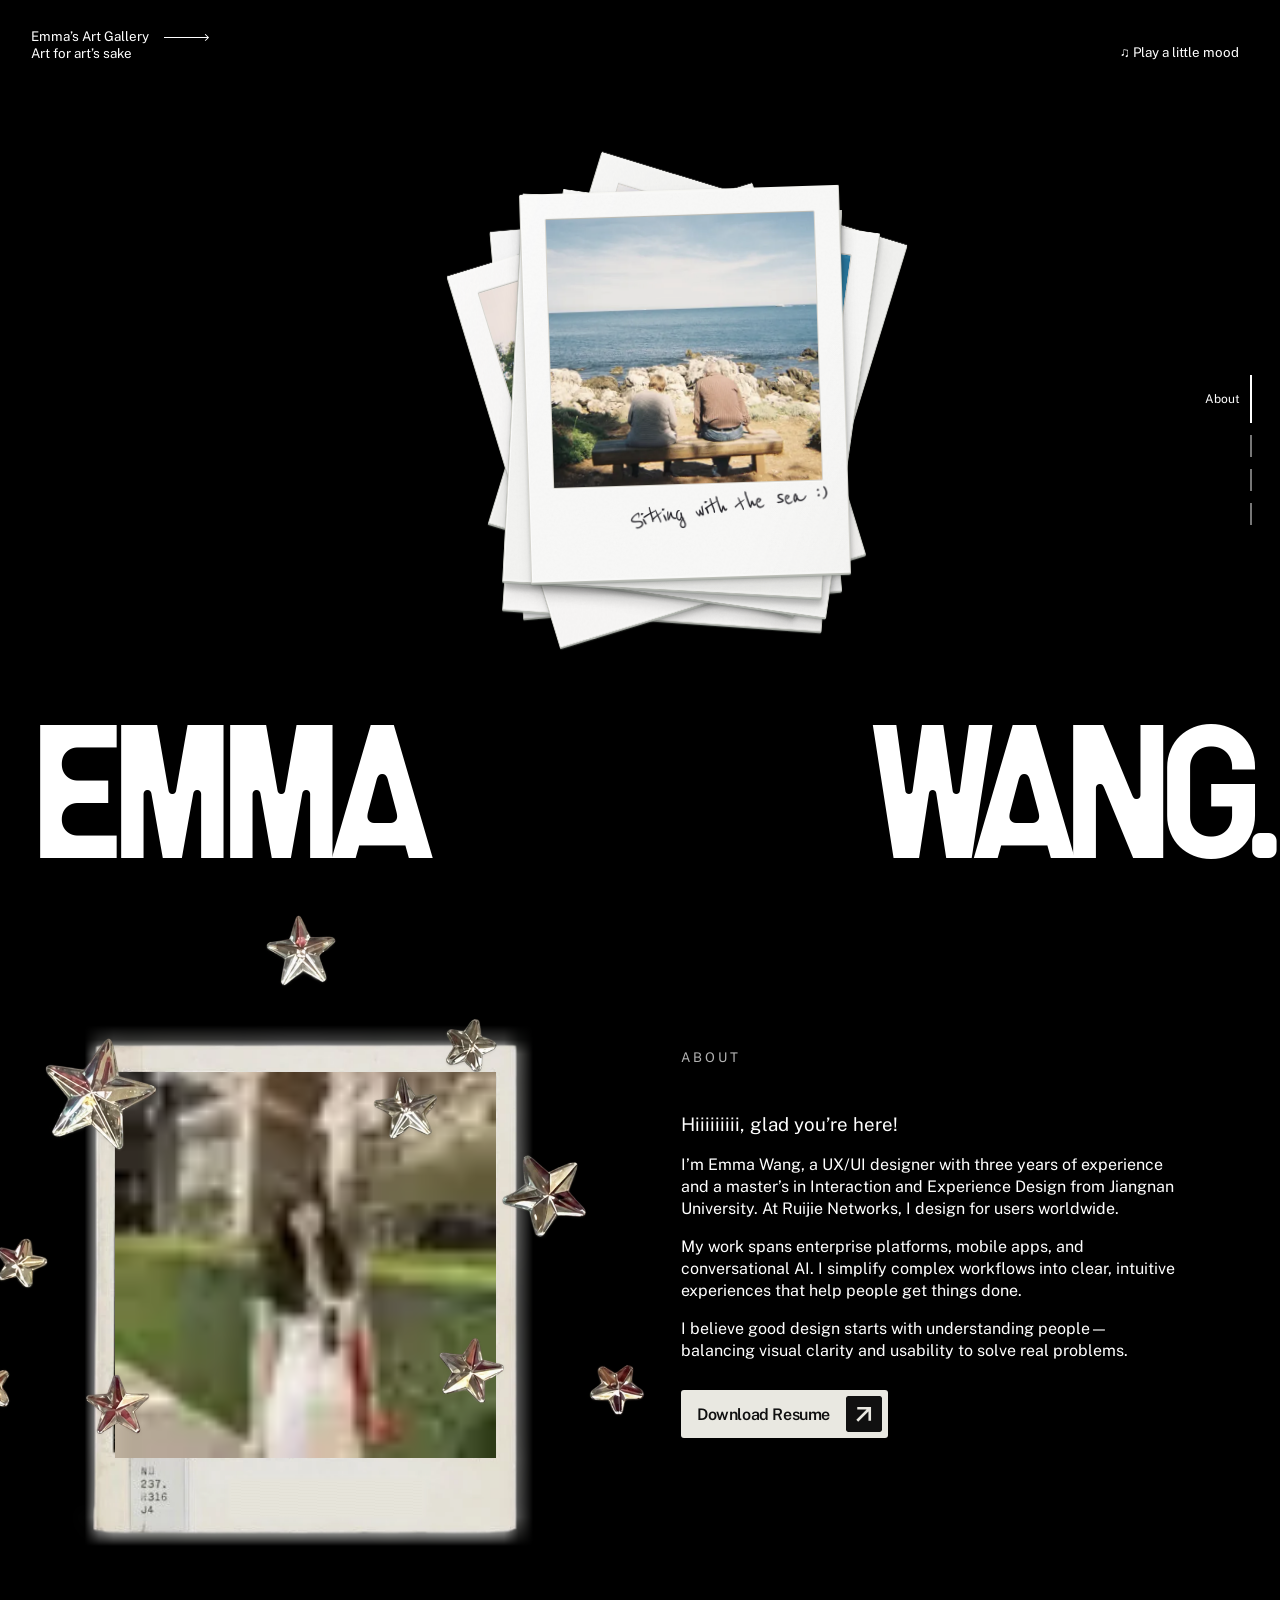
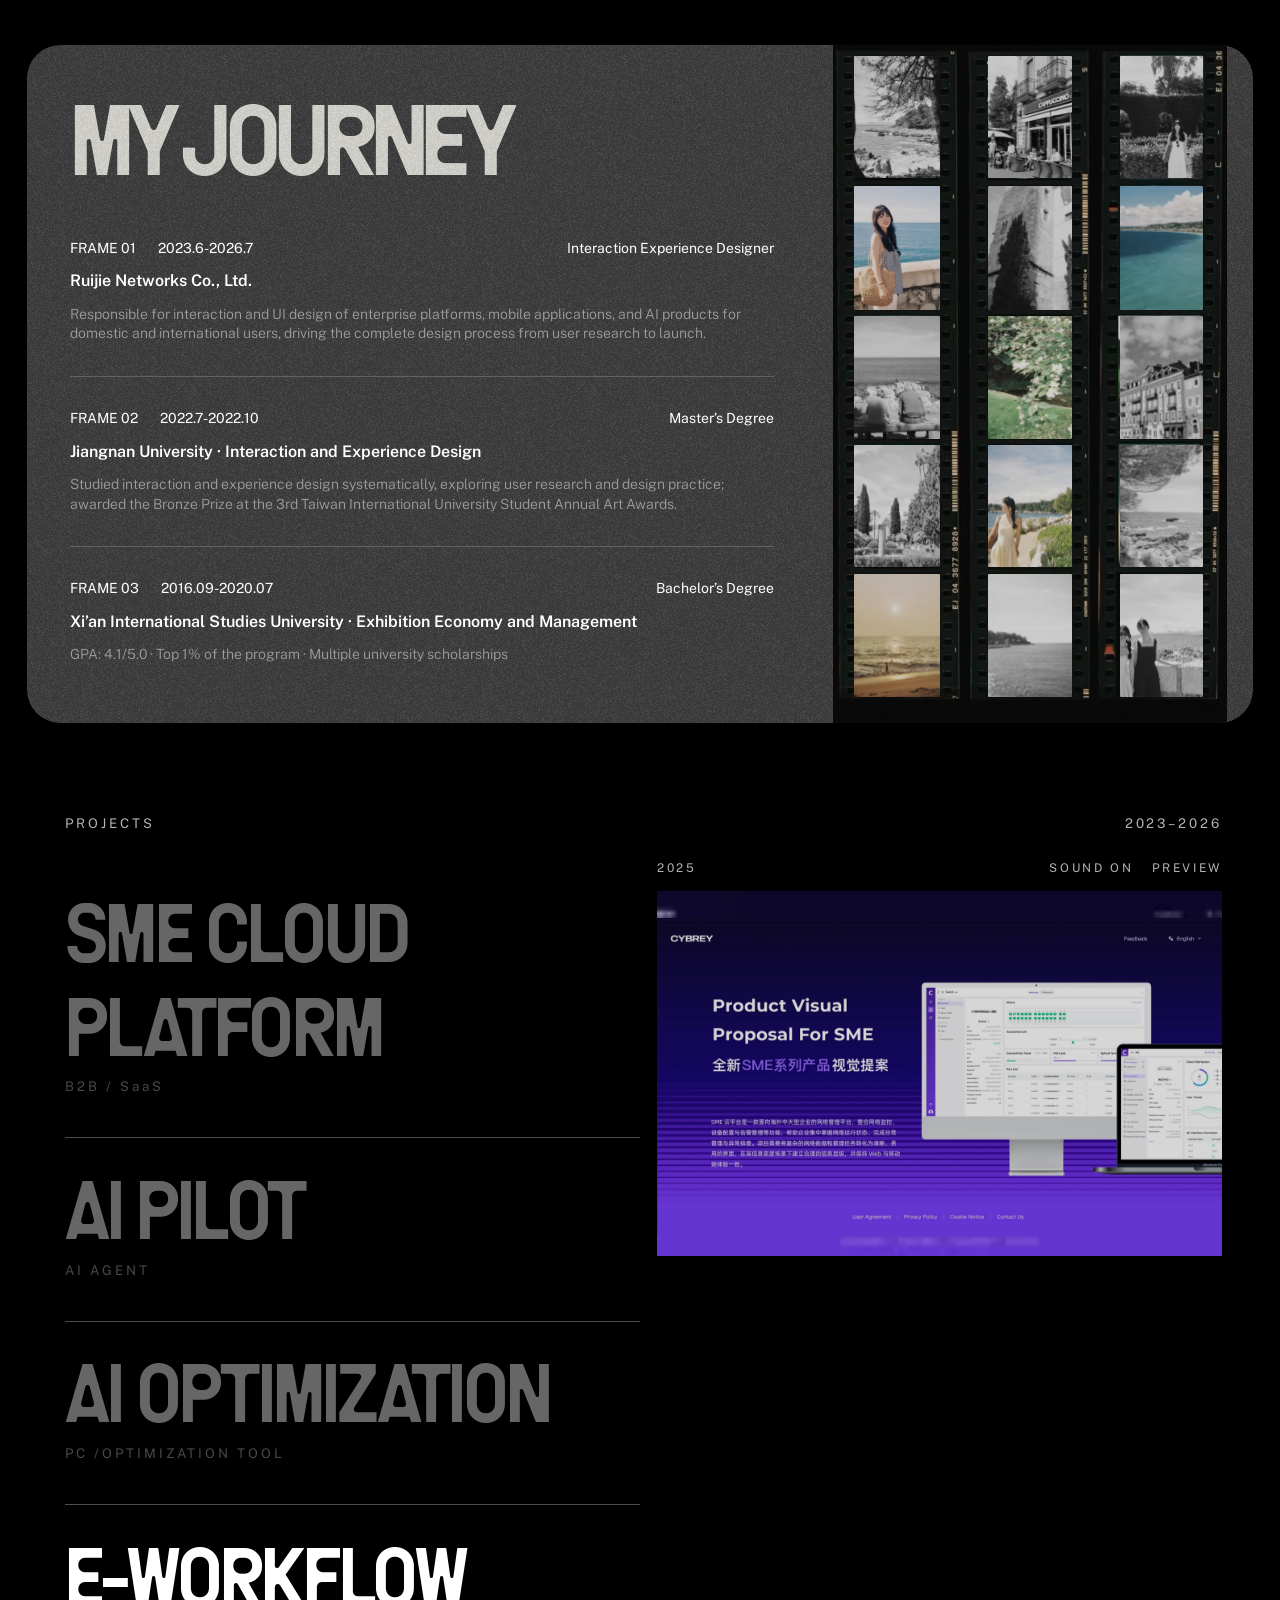
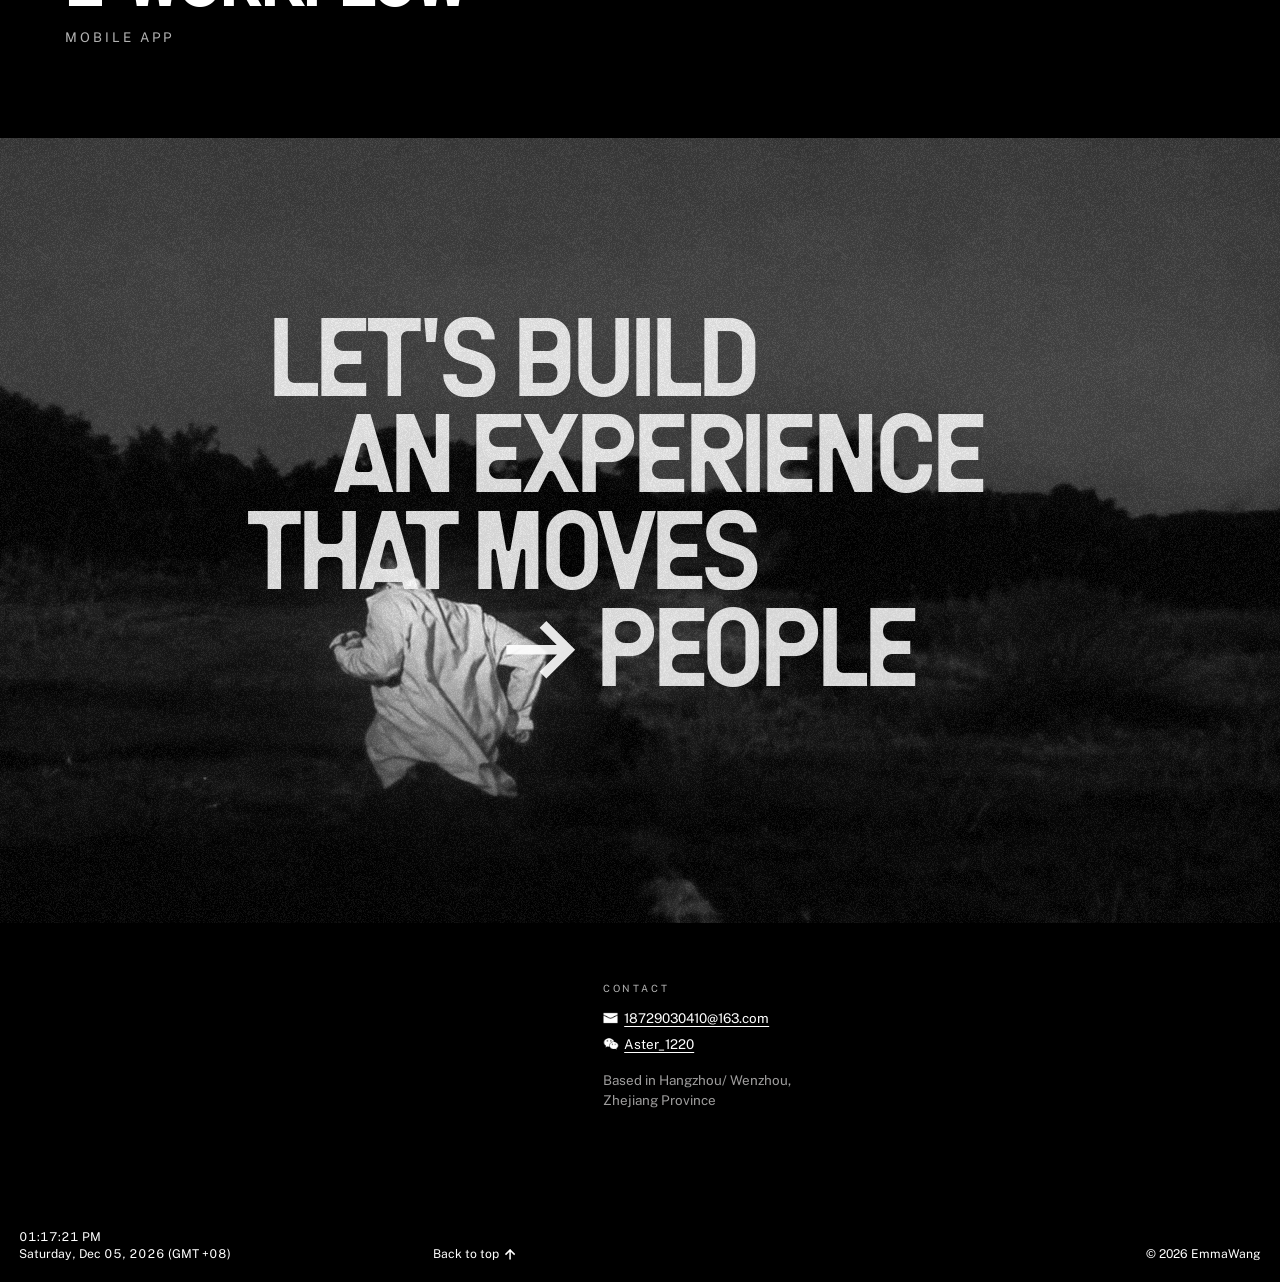
<file: index.html>
<!doctype html>
<html lang="en">
<head><meta charset="UTF-8"><meta name="viewport" content="width=device-width,initial-scale=1"><meta name="theme-color" content="#000000"><meta name="description" content="Emma Wang — UX/UI and interaction designer. Enterprise platforms, mobile applications, and conversational AI."><title>Emma Wang — Interaction Designer</title><link rel="preload" href="assets/public-sans-400.ttf" as="font" type="font/ttf" crossorigin><link rel="stylesheet" href="styles.css?v=sme-project-1"><script src="app.js?v=sme-project-1" defer></script><link rel="preload" as="image" href="assets/portrait-800.webp" imagesrcset="assets/portrait-480.webp 480w, assets/portrait-800.webp 800w" imagesizes="(max-width:760px) 55vw, 30vw"></head>
<body>

<a class="skip" href="#about">Skip to content</a>
<nav class="side-nav" aria-label="Section navigation"><a href="#about" aria-label="About" class="active" aria-current="location"><span>About</span></a><a href="#experience" aria-label="Experience"><span>Experience</span></a><a href="#projects" aria-label="Projects"><span>Projects</span></a><a href="#contact" aria-label="Contact"><span>Contact</span></a></nav>
<main>
<section class="hero screen" id="home" aria-label="Emma Wang’s Art Gallery" data-section="about">
<header><a class="brand" href="#about">Emma’s Art Gallery <img src="assets/asset-1.svg" alt="" decoding="async"><br>Art for art’s sake</a><button class="mood" type="button" aria-pressed="false">♫ Play a little mood</button></header>
<div class="hero-photo photo-stack"><button class="photo-deck" type="button" aria-label="翻看下一张宝丽来照片"><span class="polaroid-card" data-slot="0" style="z-index:27;--paper:hsl(45 5% 97.0%);--grain:0.14;--grain-x:1px;--grain-y:85px;--paper-light:112deg;--edge:0.051;--lift:3.0px;--corner:1.5px"><img src="assets/home-photos/photo-23-display.webp" alt="" draggable="false" fetchpriority=high decoding="async" srcset="assets/home-photos/photo-23-mobile.webp 480w, assets/home-photos/photo-23-display.webp 800w" sizes="(max-width: 760px) 59vw, 25vw"><span class="polaroid-note note-single" aria-label="Sitting with the sea :)"><span class="note-strip"><span class="ink-letter">S</span><span class="ink-letter">i</span><span class="ink-letter">t</span><span class="ink-letter">t</span><span class="ink-letter">i</span><span class="ink-letter">n</span><span class="ink-letter">g</span> <span class="ink-letter">w</span><span class="ink-letter">i</span><span class="ink-letter">t</span><span class="ink-letter">h</span> <span class="ink-letter">t</span><span class="ink-letter">h</span><span class="ink-letter">e</span> <span class="ink-letter">s</span><span class="ink-letter">e</span><span class="ink-letter">a</span> <span class="ink-letter">:</span><span class="ink-letter">)</span></span></span></span><span class="polaroid-card" data-slot="1" style="z-index:26;--paper:hsl(45 9% 95.0%);--grain:0.21;--grain-x:42px;--grain-y:24px;--paper-light:139deg;--edge:0.055;--lift:6.5px;--corner:0.6px"><img src="assets/home-photos/photo-18-display.webp" alt="" draggable="false" loading=lazy decoding="async" srcset="assets/home-photos/photo-18-mobile.webp 480w, assets/home-photos/photo-18-display.webp 800w" sizes="(max-width: 760px) 59vw, 25vw"><span class="polaroid-note note-single" aria-label="Sea breeze, summer light."><span class="note-strip"><span class="ink-letter">S</span><span class="ink-letter">e</span><span class="ink-letter">a</span> <span class="ink-letter">b</span><span class="ink-letter">r</span><span class="ink-letter">e</span><span class="ink-letter">e</span><span class="ink-letter">z</span><span class="ink-letter">e</span><span class="ink-letter">,</span> <span class="ink-letter">s</span><span class="ink-letter">u</span><span class="ink-letter">m</span><span class="ink-letter">m</span><span class="ink-letter">e</span><span class="ink-letter">r</span> <span class="ink-letter">l</span><span class="ink-letter">i</span><span class="ink-letter">g</span><span class="ink-letter">h</span><span class="ink-letter">t</span><span class="ink-letter">.</span></span></span></span><span class="polaroid-card" data-slot="2" style="z-index:25;--paper:hsl(45 4% 96.6%);--grain:0.14;--grain-x:70px;--grain-y:94px;--paper-light:132deg;--edge:0.037;--lift:3.2px;--corner:0.9px"><img src="assets/home-photos/photo-01-display.webp" alt="" draggable="false" loading=lazy decoding="async" srcset="assets/home-photos/photo-01-mobile.webp 480w, assets/home-photos/photo-01-display.webp 800w" sizes="(max-width: 760px) 59vw, 25vw"><span class="polaroid-note note-single" aria-label="A moment by the sea."><span class="note-strip"><span class="ink-letter">A</span> <span class="ink-letter">m</span><span class="ink-letter">o</span><span class="ink-letter">m</span><span class="ink-letter">e</span><span class="ink-letter">n</span><span class="ink-letter">t</span> <span class="ink-letter">b</span><span class="ink-letter">y</span> <span class="ink-letter">t</span><span class="ink-letter">h</span><span class="ink-letter">e</span> <span class="ink-letter">s</span><span class="ink-letter">e</span><span class="ink-letter">a</span><span class="ink-letter">.</span></span></span></span><span class="polaroid-card" data-slot="3" style="z-index:24;--paper:hsl(45 8% 96.5%);--grain:0.18;--grain-x:6px;--grain-y:43px;--paper-light:127deg;--edge:0.055;--lift:4.3px;--corner:1.6px"><img src="assets/home-photos/photo-02-display.webp" alt="" draggable="false" loading=lazy decoding="async" srcset="assets/home-photos/photo-02-mobile.webp 480w, assets/home-photos/photo-02-display.webp 800w" sizes="(max-width: 760px) 59vw, 25vw"><span class="polaroid-note note-single" aria-label="The quiet between places :P"><span class="note-strip"><span class="ink-letter">T</span><span class="ink-letter">h</span><span class="ink-letter">e</span> <span class="ink-letter">q</span><span class="ink-letter">u</span><span class="ink-letter">i</span><span class="ink-letter">e</span><span class="ink-letter">t</span> <span class="ink-letter">b</span><span class="ink-letter">e</span><span class="ink-letter">t</span><span class="ink-letter">w</span><span class="ink-letter">e</span><span class="ink-letter">e</span><span class="ink-letter">n</span> <span class="ink-letter">p</span><span class="ink-letter">l</span><span class="ink-letter">a</span><span class="ink-letter">c</span><span class="ink-letter">e</span><span class="ink-letter">s</span> <span class="ink-letter">:</span><span class="ink-letter">P</span></span></span></span><span class="polaroid-card" data-slot="4" style="z-index:23;--paper:hsl(45 6% 94.2%);--grain:0.15;--grain-x:38px;--grain-y:49px;--paper-light:116deg;--edge:0.053;--lift:4.5px;--corner:1.4px"><span class="film-window leak-left"><img src="assets/home-photos/photo-03-display.webp" alt="" draggable="false" loading=lazy decoding="async" srcset="assets/home-photos/photo-03-mobile.webp 480w, assets/home-photos/photo-03-display.webp 800w" sizes="(max-width: 760px) 59vw, 25vw"></span><span class="polaroid-note" aria-label="A street worth slowing down for."><span class="note-strip"><span class="ink-letter">A</span> <span class="ink-letter">s</span><span class="ink-letter">t</span><span class="ink-letter">r</span><span class="ink-letter">e</span><span class="ink-letter">e</span><span class="ink-letter">t</span> <span class="ink-letter">w</span><span class="ink-letter">o</span><span class="ink-letter">r</span><span class="ink-letter">t</span><span class="ink-letter">h</span></span><span class="note-strip"><span class="ink-letter">s</span><span class="ink-letter">l</span><span class="ink-letter">o</span><span class="ink-letter">w</span><span class="ink-letter">i</span><span class="ink-letter">n</span><span class="ink-letter">g</span> <span class="ink-letter">d</span><span class="ink-letter">o</span><span class="ink-letter">w</span><span class="ink-letter">n</span> <span class="ink-letter">f</span><span class="ink-letter">o</span><span class="ink-letter">r</span><span class="ink-letter">.</span></span></span></span><span class="polaroid-card" data-slot="5" style="z-index:22;--paper:hsl(45 8% 96.0%);--grain:0.17;--grain-x:38px;--grain-y:97px;--paper-light:111deg;--edge:0.053;--lift:3.6px;--corner:1.0px"><img src="assets/home-photos/photo-04-display.webp" alt="" draggable="false" loading=lazy decoding="async" srcset="assets/home-photos/photo-04-mobile.webp 480w, assets/home-photos/photo-04-display.webp 800w" sizes="(max-width: 760px) 59vw, 25vw"><span class="polaroid-note note-single" aria-label="Where the land meets blue."><span class="note-strip"><span class="ink-letter">W</span><span class="ink-letter">h</span><span class="ink-letter">e</span><span class="ink-letter">r</span><span class="ink-letter">e</span> <span class="ink-letter">t</span><span class="ink-letter">h</span><span class="ink-letter">e</span> <span class="ink-letter">l</span><span class="ink-letter">a</span><span class="ink-letter">n</span><span class="ink-letter">d</span> <span class="ink-letter">m</span><span class="ink-letter">e</span><span class="ink-letter">e</span><span class="ink-letter">t</span><span class="ink-letter">s</span> <span class="ink-letter">b</span><span class="ink-letter">l</span><span class="ink-letter">u</span><span class="ink-letter">e</span><span class="ink-letter">.</span></span></span></span><span class="polaroid-card" data-slot="6" style="z-index:21;--paper:hsl(45 3% 94.5%);--grain:0.12;--grain-x:83px;--grain-y:16px;--paper-light:135deg;--edge:0.037;--lift:4.2px;--corner:1.1px"><img src="assets/home-photos/photo-05-display.webp" alt="" draggable="false" loading=lazy decoding="async" srcset="assets/home-photos/photo-05-mobile.webp 480w, assets/home-photos/photo-05-display.webp 800w" sizes="(max-width: 760px) 59vw, 25vw"><span class="polaroid-note note-single" aria-label="Nothing but the horizon."><span class="note-strip"><span class="ink-letter">N</span><span class="ink-letter">o</span><span class="ink-letter">t</span><span class="ink-letter">h</span><span class="ink-letter">i</span><span class="ink-letter">n</span><span class="ink-letter">g</span> <span class="ink-letter">b</span><span class="ink-letter">u</span><span class="ink-letter">t</span> <span class="ink-letter">t</span><span class="ink-letter">h</span><span class="ink-letter">e</span> <span class="ink-letter">h</span><span class="ink-letter">o</span><span class="ink-letter">r</span><span class="ink-letter">i</span><span class="ink-letter">z</span><span class="ink-letter">o</span><span class="ink-letter">n</span><span class="ink-letter">.</span></span></span></span><span class="polaroid-card" data-slot="7" style="z-index:20;--paper:hsl(45 3% 95.6%);--grain:0.16;--grain-x:33px;--grain-y:46px;--paper-light:129deg;--edge:0.059;--lift:5.7px;--corner:1.7px"><img src="assets/home-photos/photo-06-display.webp" alt="" draggable="false" loading=lazy decoding="async" srcset="assets/home-photos/photo-06-mobile.webp 480w, assets/home-photos/photo-06-display.webp 800w" sizes="(max-width: 760px) 59vw, 25vw"><span class="polaroid-note" aria-label="Following the afternoon crowd :)"><span class="note-strip"><span class="ink-letter">F</span><span class="ink-letter">o</span><span class="ink-letter">l</span><span class="ink-letter">l</span><span class="ink-letter">o</span><span class="ink-letter">w</span><span class="ink-letter">i</span><span class="ink-letter">n</span><span class="ink-letter">g</span> <span class="ink-letter">t</span><span class="ink-letter">h</span><span class="ink-letter">e</span></span><span class="note-strip"><span class="ink-letter">a</span><span class="ink-letter">f</span><span class="ink-letter">t</span><span class="ink-letter">e</span><span class="ink-letter">r</span><span class="ink-letter">n</span><span class="ink-letter">o</span><span class="ink-letter">o</span><span class="ink-letter">n</span> <span class="ink-letter">c</span><span class="ink-letter">r</span><span class="ink-letter">o</span><span class="ink-letter">w</span><span class="ink-letter">d</span> <span class="ink-letter">:</span><span class="ink-letter">)</span></span></span></span><span class="polaroid-card" data-slot="7" style="z-index:19;--paper:hsl(45 8% 95.2%);--grain:0.18;--grain-x:3px;--grain-y:54px;--paper-light:115deg;--edge:0.050;--lift:3.8px;--corner:1.3px"><span class="film-window leak-right"><img data-src="assets/home-photos/photo-07-display.webp" alt="" draggable="false" loading=lazy decoding="async" data-srcset="assets/home-photos/photo-07-mobile.webp 480w, assets/home-photos/photo-07-display.webp 800w" sizes="(max-width: 760px) 59vw, 25vw"></span><span class="polaroid-note note-single" aria-label="The long way around."><span class="note-strip"><span class="ink-letter">T</span><span class="ink-letter">h</span><span class="ink-letter">e</span> <span class="ink-letter">l</span><span class="ink-letter">o</span><span class="ink-letter">n</span><span class="ink-letter">g</span> <span class="ink-letter">w</span><span class="ink-letter">a</span><span class="ink-letter">y</span> <span class="ink-letter">a</span><span class="ink-letter">r</span><span class="ink-letter">o</span><span class="ink-letter">u</span><span class="ink-letter">n</span><span class="ink-letter">d</span><span class="ink-letter">.</span></span></span></span><span class="polaroid-card" data-slot="7" style="z-index:18;--paper:hsl(45 8% 94.6%);--grain:0.17;--grain-x:21px;--grain-y:89px;--paper-light:112deg;--edge:0.034;--lift:6.0px;--corner:0.7px"><img data-src="assets/home-photos/photo-08-display.webp" alt="" draggable="false" loading=lazy decoding="async" data-srcset="assets/home-photos/photo-08-mobile.webp 480w, assets/home-photos/photo-08-display.webp 800w" sizes="(max-width: 760px) 59vw, 25vw"><span class="polaroid-note note-single" aria-label="A pause beside the water."><span class="note-strip"><span class="ink-letter">A</span> <span class="ink-letter">p</span><span class="ink-letter">a</span><span class="ink-letter">u</span><span class="ink-letter">s</span><span class="ink-letter">e</span> <span class="ink-letter">b</span><span class="ink-letter">e</span><span class="ink-letter">s</span><span class="ink-letter">i</span><span class="ink-letter">d</span><span class="ink-letter">e</span> <span class="ink-letter">t</span><span class="ink-letter">h</span><span class="ink-letter">e</span> <span class="ink-letter">w</span><span class="ink-letter">a</span><span class="ink-letter">t</span><span class="ink-letter">e</span><span class="ink-letter">r</span><span class="ink-letter">.</span></span></span></span><span class="polaroid-card" data-slot="7" style="z-index:17;--paper:hsl(45 4% 95.2%);--grain:0.21;--grain-x:33px;--grain-y:99px;--paper-light:138deg;--edge:0.048;--lift:3.9px;--corner:1.3px"><img data-src="assets/home-photos/photo-09-display.webp" alt="" draggable="false" loading=lazy decoding="async" data-srcset="assets/home-photos/photo-09-mobile.webp 480w, assets/home-photos/photo-09-display.webp 800w" sizes="(max-width: 760px) 59vw, 25vw"><span class="polaroid-note" aria-label="Colors collected along the way."><span class="note-strip"><span class="ink-letter">C</span><span class="ink-letter">o</span><span class="ink-letter">l</span><span class="ink-letter">o</span><span class="ink-letter">r</span><span class="ink-letter">s</span> <span class="ink-letter">c</span><span class="ink-letter">o</span><span class="ink-letter">l</span><span class="ink-letter">l</span><span class="ink-letter">e</span><span class="ink-letter">c</span><span class="ink-letter">t</span><span class="ink-letter">e</span><span class="ink-letter">d</span></span><span class="note-strip"><span class="ink-letter">a</span><span class="ink-letter">l</span><span class="ink-letter">o</span><span class="ink-letter">n</span><span class="ink-letter">g</span> <span class="ink-letter">t</span><span class="ink-letter">h</span><span class="ink-letter">e</span> <span class="ink-letter">w</span><span class="ink-letter">a</span><span class="ink-letter">y</span><span class="ink-letter">.</span></span></span></span><span class="polaroid-card" data-slot="7" style="z-index:16;--paper:hsl(45 8% 96.7%);--grain:0.13;--grain-x:39px;--grain-y:5px;--paper-light:143deg;--edge:0.052;--lift:6.7px;--corner:1.4px"><span class="film-window leak-corner"><img data-src="assets/home-photos/photo-10-display.webp" alt="" draggable="false" loading=lazy decoding="async" data-srcset="assets/home-photos/photo-10-mobile.webp 480w, assets/home-photos/photo-10-display.webp 800w" sizes="(max-width: 760px) 59vw, 25vw"></span><span class="polaroid-note" aria-label="Stay until the light fades :P"><span class="note-strip"><span class="ink-letter">S</span><span class="ink-letter">t</span><span class="ink-letter">a</span><span class="ink-letter">y</span> <span class="ink-letter">u</span><span class="ink-letter">n</span><span class="ink-letter">t</span><span class="ink-letter">i</span><span class="ink-letter">l</span> <span class="ink-letter">t</span><span class="ink-letter">h</span><span class="ink-letter">e</span></span><span class="note-strip"><span class="ink-letter">l</span><span class="ink-letter">i</span><span class="ink-letter">g</span><span class="ink-letter">h</span><span class="ink-letter">t</span> <span class="ink-letter">f</span><span class="ink-letter">a</span><span class="ink-letter">d</span><span class="ink-letter">e</span><span class="ink-letter">s</span> <span class="ink-letter">:</span><span class="ink-letter">P</span></span></span></span><span class="polaroid-card" data-slot="7" style="z-index:15;--paper:hsl(45 9% 95.9%);--grain:0.22;--grain-x:61px;--grain-y:66px;--paper-light:131deg;--edge:0.032;--lift:6.1px;--corner:0.5px"><img data-src="assets/home-photos/photo-11-display.webp" alt="" draggable="false" loading=lazy decoding="async" data-srcset="assets/home-photos/photo-11-mobile.webp 480w, assets/home-photos/photo-11-display.webp 800w" sizes="(max-width: 760px) 59vw, 25vw"><span class="polaroid-note note-single" aria-label="A little more blue."><span class="note-strip"><span class="ink-letter">A</span> <span class="ink-letter">l</span><span class="ink-letter">i</span><span class="ink-letter">t</span><span class="ink-letter">t</span><span class="ink-letter">l</span><span class="ink-letter">e</span> <span class="ink-letter">m</span><span class="ink-letter">o</span><span class="ink-letter">r</span><span class="ink-letter">e</span> <span class="ink-letter">b</span><span class="ink-letter">l</span><span class="ink-letter">u</span><span class="ink-letter">e</span><span class="ink-letter">.</span></span></span></span><span class="polaroid-card" data-slot="7" style="z-index:14;--paper:hsl(45 9% 96.8%);--grain:0.13;--grain-x:81px;--grain-y:118px;--paper-light:143deg;--edge:0.046;--lift:6.4px;--corner:1.0px"><img data-src="assets/home-photos/photo-12-display.webp" alt="" draggable="false" loading=lazy decoding="async" data-srcset="assets/home-photos/photo-12-mobile.webp 480w, assets/home-photos/photo-12-display.webp 800w" sizes="(max-width: 760px) 59vw, 25vw"><span class="polaroid-note note-single" aria-label="Walking without a plan."><span class="note-strip"><span class="ink-letter">W</span><span class="ink-letter">a</span><span class="ink-letter">l</span><span class="ink-letter">k</span><span class="ink-letter">i</span><span class="ink-letter">n</span><span class="ink-letter">g</span> <span class="ink-letter">w</span><span class="ink-letter">i</span><span class="ink-letter">t</span><span class="ink-letter">h</span><span class="ink-letter">o</span><span class="ink-letter">u</span><span class="ink-letter">t</span> <span class="ink-letter">a</span> <span class="ink-letter">p</span><span class="ink-letter">l</span><span class="ink-letter">a</span><span class="ink-letter">n</span><span class="ink-letter">.</span></span></span></span><span class="polaroid-card" data-slot="7" style="z-index:13;--paper:hsl(45 7% 95.6%);--grain:0.13;--grain-x:35px;--grain-y:136px;--paper-light:122deg;--edge:0.056;--lift:3.6px;--corner:1.2px"><img data-src="assets/home-photos/photo-13-display.webp" alt="" draggable="false" loading=lazy decoding="async" data-srcset="assets/home-photos/photo-13-mobile.webp 480w, assets/home-photos/photo-13-display.webp 800w" sizes="(max-width: 760px) 59vw, 25vw"><span class="polaroid-note" aria-label="Small things, softly growing."><span class="note-strip"><span class="ink-letter">S</span><span class="ink-letter">m</span><span class="ink-letter">a</span><span class="ink-letter">l</span><span class="ink-letter">l</span> <span class="ink-letter">t</span><span class="ink-letter">h</span><span class="ink-letter">i</span><span class="ink-letter">n</span><span class="ink-letter">g</span><span class="ink-letter">s</span><span class="ink-letter">,</span></span><span class="note-strip"><span class="ink-letter">s</span><span class="ink-letter">o</span><span class="ink-letter">f</span><span class="ink-letter">t</span><span class="ink-letter">l</span><span class="ink-letter">y</span> <span class="ink-letter">g</span><span class="ink-letter">r</span><span class="ink-letter">o</span><span class="ink-letter">w</span><span class="ink-letter">i</span><span class="ink-letter">n</span><span class="ink-letter">g</span><span class="ink-letter">.</span></span></span></span><span class="polaroid-card" data-slot="7" style="z-index:12;--paper:hsl(45 8% 96.6%);--grain:0.15;--grain-x:144px;--grain-y:76px;--paper-light:152deg;--edge:0.060;--lift:5.5px;--corner:1.0px"><span class="film-window leak-left"><img data-src="assets/home-photos/photo-14-display.webp" alt="" draggable="false" loading=lazy decoding="async" data-srcset="assets/home-photos/photo-14-mobile.webp 480w, assets/home-photos/photo-14-display.webp 800w" sizes="(max-width: 760px) 59vw, 25vw"></span><span class="polaroid-note note-single" aria-label="The curve of the coast."><span class="note-strip"><span class="ink-letter">T</span><span class="ink-letter">h</span><span class="ink-letter">e</span> <span class="ink-letter">c</span><span class="ink-letter">u</span><span class="ink-letter">r</span><span class="ink-letter">v</span><span class="ink-letter">e</span> <span class="ink-letter">o</span><span class="ink-letter">f</span> <span class="ink-letter">t</span><span class="ink-letter">h</span><span class="ink-letter">e</span> <span class="ink-letter">c</span><span class="ink-letter">o</span><span class="ink-letter">a</span><span class="ink-letter">s</span><span class="ink-letter">t</span><span class="ink-letter">.</span></span></span></span><span class="polaroid-card" data-slot="7" style="z-index:11;--paper:hsl(45 8% 96.7%);--grain:0.14;--grain-x:55px;--grain-y:93px;--paper-light:149deg;--edge:0.031;--lift:5.0px;--corner:0.6px"><img data-src="assets/home-photos/photo-15-display.webp" alt="" draggable="false" loading=lazy decoding="async" data-srcset="assets/home-photos/photo-15-mobile.webp 480w, assets/home-photos/photo-15-display.webp 800w" sizes="(max-width: 760px) 59vw, 25vw"><span class="polaroid-note note-single" aria-label="A day to remember :)"><span class="note-strip"><span class="ink-letter">A</span> <span class="ink-letter">d</span><span class="ink-letter">a</span><span class="ink-letter">y</span> <span class="ink-letter">t</span><span class="ink-letter">o</span> <span class="ink-letter">r</span><span class="ink-letter">e</span><span class="ink-letter">m</span><span class="ink-letter">e</span><span class="ink-letter">m</span><span class="ink-letter">b</span><span class="ink-letter">e</span><span class="ink-letter">r</span> <span class="ink-letter">:</span><span class="ink-letter">)</span></span></span></span><span class="polaroid-card" data-slot="7" style="z-index:10;--paper:hsl(45 7% 94.8%);--grain:0.17;--grain-x:133px;--grain-y:21px;--paper-light:138deg;--edge:0.044;--lift:6.5px;--corner:1.5px"><img data-src="assets/home-photos/photo-16-display.webp" alt="" draggable="false" loading=lazy decoding="async" data-srcset="assets/home-photos/photo-16-mobile.webp 480w, assets/home-photos/photo-16-display.webp 800w" sizes="(max-width: 760px) 59vw, 25vw"><span class="polaroid-note" aria-label="Somewhere between green and blue."><span class="note-strip"><span class="ink-letter">S</span><span class="ink-letter">o</span><span class="ink-letter">m</span><span class="ink-letter">e</span><span class="ink-letter">w</span><span class="ink-letter">h</span><span class="ink-letter">e</span><span class="ink-letter">r</span><span class="ink-letter">e</span> <span class="ink-letter">b</span><span class="ink-letter">e</span><span class="ink-letter">t</span><span class="ink-letter">w</span><span class="ink-letter">e</span><span class="ink-letter">e</span><span class="ink-letter">n</span></span><span class="note-strip"><span class="ink-letter">g</span><span class="ink-letter">r</span><span class="ink-letter">e</span><span class="ink-letter">e</span><span class="ink-letter">n</span> <span class="ink-letter">a</span><span class="ink-letter">n</span><span class="ink-letter">d</span> <span class="ink-letter">b</span><span class="ink-letter">l</span><span class="ink-letter">u</span><span class="ink-letter">e</span><span class="ink-letter">.</span></span></span></span><span class="polaroid-card" data-slot="7" style="z-index:9;--paper:hsl(45 7% 95.4%);--grain:0.15;--grain-x:12px;--grain-y:157px;--paper-light:147deg;--edge:0.060;--lift:3.7px;--corner:1.2px"><img data-src="assets/home-photos/photo-17-display.webp" alt="" draggable="false" loading=lazy decoding="async" data-srcset="assets/home-photos/photo-17-mobile.webp 480w, assets/home-photos/photo-17-display.webp 800w" sizes="(max-width: 760px) 59vw, 25vw"><span class="polaroid-note note-single" aria-label="Lost in a quiet garden."><span class="note-strip"><span class="ink-letter">L</span><span class="ink-letter">o</span><span class="ink-letter">s</span><span class="ink-letter">t</span> <span class="ink-letter">i</span><span class="ink-letter">n</span> <span class="ink-letter">a</span> <span class="ink-letter">q</span><span class="ink-letter">u</span><span class="ink-letter">i</span><span class="ink-letter">e</span><span class="ink-letter">t</span> <span class="ink-letter">g</span><span class="ink-letter">a</span><span class="ink-letter">r</span><span class="ink-letter">d</span><span class="ink-letter">e</span><span class="ink-letter">n</span><span class="ink-letter">.</span></span></span></span><span class="polaroid-card" data-slot="7" style="z-index:8;--paper:hsl(45 6% 96.5%);--grain:0.12;--grain-x:8px;--grain-y:54px;--paper-light:132deg;--edge:0.028;--lift:5.3px;--corner:1.6px"><img data-src="assets/home-photos/photo-19-display.webp" alt="" draggable="false" loading=lazy decoding="async" data-srcset="assets/home-photos/photo-19-mobile.webp 480w, assets/home-photos/photo-19-display.webp 800w" sizes="(max-width: 760px) 59vw, 25vw"><span class="polaroid-note" aria-label="Little treasures everywhere."><span class="note-strip"><span class="ink-letter">L</span><span class="ink-letter">i</span><span class="ink-letter">t</span><span class="ink-letter">t</span><span class="ink-letter">l</span><span class="ink-letter">e</span> <span class="ink-letter">t</span><span class="ink-letter">r</span><span class="ink-letter">e</span><span class="ink-letter">a</span><span class="ink-letter">s</span><span class="ink-letter">u</span><span class="ink-letter">r</span><span class="ink-letter">e</span><span class="ink-letter">s</span></span><span class="note-strip"><span class="ink-letter">e</span><span class="ink-letter">v</span><span class="ink-letter">e</span><span class="ink-letter">r</span><span class="ink-letter">y</span><span class="ink-letter">w</span><span class="ink-letter">h</span><span class="ink-letter">e</span><span class="ink-letter">r</span><span class="ink-letter">e</span><span class="ink-letter">.</span></span></span></span><span class="polaroid-card" data-slot="7" style="z-index:7;--paper:hsl(45 9% 95.4%);--grain:0.17;--grain-x:76px;--grain-y:78px;--paper-light:143deg;--edge:0.048;--lift:3.5px;--corner:1.4px"><img data-src="assets/home-photos/photo-20-display.webp" alt="" draggable="false" loading=lazy decoding="async" data-srcset="assets/home-photos/photo-20-mobile.webp 480w, assets/home-photos/photo-20-display.webp 800w" sizes="(max-width: 760px) 59vw, 25vw"><span class="polaroid-note note-single" aria-label="Taking the slower path."><span class="note-strip"><span class="ink-letter">T</span><span class="ink-letter">a</span><span class="ink-letter">k</span><span class="ink-letter">i</span><span class="ink-letter">n</span><span class="ink-letter">g</span> <span class="ink-letter">t</span><span class="ink-letter">h</span><span class="ink-letter">e</span> <span class="ink-letter">s</span><span class="ink-letter">l</span><span class="ink-letter">o</span><span class="ink-letter">w</span><span class="ink-letter">e</span><span class="ink-letter">r</span> <span class="ink-letter">p</span><span class="ink-letter">a</span><span class="ink-letter">t</span><span class="ink-letter">h</span><span class="ink-letter">.</span></span></span></span><span class="polaroid-card" data-slot="7" style="z-index:6;--paper:hsl(45 7% 95.0%);--grain:0.16;--grain-x:157px;--grain-y:59px;--paper-light:105deg;--edge:0.037;--lift:7.0px;--corner:1.4px"><span class="film-window leak-corner"><img data-src="assets/home-photos/photo-21-display.webp" alt="" draggable="false" loading=lazy decoding="async" data-srcset="assets/home-photos/photo-21-mobile.webp 480w, assets/home-photos/photo-21-display.webp 800w" sizes="(max-width: 760px) 59vw, 25vw"></span><span class="polaroid-note" aria-label="Boats waiting for tomorrow :)"><span class="note-strip"><span class="ink-letter">B</span><span class="ink-letter">o</span><span class="ink-letter">a</span><span class="ink-letter">t</span><span class="ink-letter">s</span> <span class="ink-letter">w</span><span class="ink-letter">a</span><span class="ink-letter">i</span><span class="ink-letter">t</span><span class="ink-letter">i</span><span class="ink-letter">n</span><span class="ink-letter">g</span></span><span class="note-strip"><span class="ink-letter">f</span><span class="ink-letter">o</span><span class="ink-letter">r</span> <span class="ink-letter">t</span><span class="ink-letter">o</span><span class="ink-letter">m</span><span class="ink-letter">o</span><span class="ink-letter">r</span><span class="ink-letter">r</span><span class="ink-letter">o</span><span class="ink-letter">w</span> <span class="ink-letter">:</span><span class="ink-letter">)</span></span></span></span><span class="polaroid-card" data-slot="7" style="z-index:5;--paper:hsl(45 7% 97.0%);--grain:0.17;--grain-x:19px;--grain-y:94px;--paper-light:130deg;--edge:0.052;--lift:5.6px;--corner:1.5px"><img data-src="assets/home-photos/photo-22-display.webp" alt="" draggable="false" loading=lazy decoding="async" data-srcset="assets/home-photos/photo-22-mobile.webp 480w, assets/home-photos/photo-22-display.webp 800w" sizes="(max-width: 760px) 59vw, 25vw"><span class="polaroid-note note-single" aria-label="Light through the balcony."><span class="note-strip"><span class="ink-letter">L</span><span class="ink-letter">i</span><span class="ink-letter">g</span><span class="ink-letter">h</span><span class="ink-letter">t</span> <span class="ink-letter">t</span><span class="ink-letter">h</span><span class="ink-letter">r</span><span class="ink-letter">o</span><span class="ink-letter">u</span><span class="ink-letter">g</span><span class="ink-letter">h</span> <span class="ink-letter">t</span><span class="ink-letter">h</span><span class="ink-letter">e</span> <span class="ink-letter">b</span><span class="ink-letter">a</span><span class="ink-letter">l</span><span class="ink-letter">c</span><span class="ink-letter">o</span><span class="ink-letter">n</span><span class="ink-letter">y</span><span class="ink-letter">.</span></span></span></span><span class="polaroid-card" data-slot="7" style="z-index:4;--paper:hsl(45 7% 94.4%);--grain:0.16;--grain-x:71px;--grain-y:21px;--paper-light:150deg;--edge:0.042;--lift:6.8px;--corner:1.8px"><img data-src="assets/home-photos/photo-24-display.webp" alt="" draggable="false" loading=lazy decoding="async" data-srcset="assets/home-photos/photo-24-mobile.webp 480w, assets/home-photos/photo-24-display.webp 800w" sizes="(max-width: 760px) 59vw, 25vw"><span class="polaroid-note note-single" aria-label="Shade beside the shore."><span class="note-strip"><span class="ink-letter">S</span><span class="ink-letter">h</span><span class="ink-letter">a</span><span class="ink-letter">d</span><span class="ink-letter">e</span> <span class="ink-letter">b</span><span class="ink-letter">e</span><span class="ink-letter">s</span><span class="ink-letter">i</span><span class="ink-letter">d</span><span class="ink-letter">e</span> <span class="ink-letter">t</span><span class="ink-letter">h</span><span class="ink-letter">e</span> <span class="ink-letter">s</span><span class="ink-letter">h</span><span class="ink-letter">o</span><span class="ink-letter">r</span><span class="ink-letter">e</span><span class="ink-letter">.</span></span></span></span><span class="polaroid-card" data-slot="7" style="z-index:3;--paper:hsl(45 9% 95.5%);--grain:0.21;--grain-x:160px;--grain-y:110px;--paper-light:145deg;--edge:0.025;--lift:4.2px;--corner:1.1px"><img data-src="assets/home-photos/photo-25-display.webp" alt="" draggable="false" loading=lazy decoding="async" data-srcset="assets/home-photos/photo-25-mobile.webp 480w, assets/home-photos/photo-25-display.webp 800w" sizes="(max-width: 760px) 59vw, 25vw"><span class="polaroid-note note-single" aria-label="Warm walls, passing time."><span class="note-strip"><span class="ink-letter">W</span><span class="ink-letter">a</span><span class="ink-letter">r</span><span class="ink-letter">m</span> <span class="ink-letter">w</span><span class="ink-letter">a</span><span class="ink-letter">l</span><span class="ink-letter">l</span><span class="ink-letter">s</span><span class="ink-letter">,</span> <span class="ink-letter">p</span><span class="ink-letter">a</span><span class="ink-letter">s</span><span class="ink-letter">s</span><span class="ink-letter">i</span><span class="ink-letter">n</span><span class="ink-letter">g</span> <span class="ink-letter">t</span><span class="ink-letter">i</span><span class="ink-letter">m</span><span class="ink-letter">e</span><span class="ink-letter">.</span></span></span></span><span class="polaroid-card" data-slot="7" style="z-index:2;--paper:hsl(45 6% 95.0%);--grain:0.20;--grain-x:34px;--grain-y:133px;--paper-light:135deg;--edge:0.057;--lift:3.8px;--corner:0.5px"><span class="film-window leak-right"><img data-src="assets/home-photos/photo-26-display.webp" alt="" draggable="false" loading=lazy decoding="async" data-srcset="assets/home-photos/photo-26-mobile.webp 480w, assets/home-photos/photo-26-display.webp 800w" sizes="(max-width: 760px) 59vw, 25vw"></span><span class="polaroid-note note-single" aria-label="Through the trees :P"><span class="note-strip"><span class="ink-letter">T</span><span class="ink-letter">h</span><span class="ink-letter">r</span><span class="ink-letter">o</span><span class="ink-letter">u</span><span class="ink-letter">g</span><span class="ink-letter">h</span> <span class="ink-letter">t</span><span class="ink-letter">h</span><span class="ink-letter">e</span> <span class="ink-letter">t</span><span class="ink-letter">r</span><span class="ink-letter">e</span><span class="ink-letter">e</span><span class="ink-letter">s</span> <span class="ink-letter">:</span><span class="ink-letter">P</span></span></span></span><span class="polaroid-card" data-slot="7" style="z-index:1;--paper:hsl(45 6% 94.3%);--grain:0.16;--grain-x:151px;--grain-y:84px;--paper-light:133deg;--edge:0.054;--lift:5.0px;--corner:0.5px"><img data-src="assets/home-photos/photo-27-display.webp" alt="" draggable="false" loading=lazy decoding="async" data-srcset="assets/home-photos/photo-27-mobile.webp 480w, assets/home-photos/photo-27-display.webp 800w" sizes="(max-width: 760px) 59vw, 25vw"><span class="polaroid-note note-single" aria-label="A pocket of green."><span class="note-strip"><span class="ink-letter">A</span> <span class="ink-letter">p</span><span class="ink-letter">o</span><span class="ink-letter">c</span><span class="ink-letter">k</span><span class="ink-letter">e</span><span class="ink-letter">t</span> <span class="ink-letter">o</span><span class="ink-letter">f</span> <span class="ink-letter">g</span><span class="ink-letter">r</span><span class="ink-letter">e</span><span class="ink-letter">e</span><span class="ink-letter">n</span><span class="ink-letter">.</span></span></span></span></button></div>
<h1><span>Emma</span><span class="surname">Wang.</span></h1>
</section>
<section class="about screen" id="about" data-section="about" aria-labelledby="about-heading">
<div class="portrait" aria-label="Emma’s portrait surrounded by silver stars">
<div class="photo-turn"><div class="photo-front"><img class="portrait-frame" src="assets/asset-2.webp" alt="" loading="lazy" decoding="async" style="background-image:url([data-uri]);background-size:cover;background-position:center;"><div class="portrait-crop"><img src="assets/portrait-800.webp" srcset="assets/portrait-480.webp 480w, assets/portrait-800.webp 800w" sizes="(max-width:760px) 55vw, 30vw" alt="Emma in a garden" loading="eager" fetchpriority="high" decoding="async" style="background-image:url([data-uri]);background-size:cover;background-position:center;"></div></div><div class="photo-back" aria-hidden="true"><p lang="la">Per Aspera Ad Astra.</p></div></div>
<button class="photo-toggle" type="button" aria-label="翻看照片背面的手写寄语" aria-pressed="false" title="Click to turn the photo"></button>
<div class="stars-crop" aria-hidden="true"><div class="star-field"><span class="silver-star" style="left:44.303797%;top:16.955539%;width:11.392405%;height:10.173323%;--sprite-size:877.777778% 982.962963%;--sprite-pos:50.000000% 18.875839%"></span><span class="silver-star" style="left:69.789030%;top:29.992464%;width:8.860759%;height:8.138659%;--sprite-size:1128.571429% 1228.703704%;--sprite-pos:76.574074% 32.649713%"></span><span class="silver-star" style="left:12.827004%;top:32.554635%;width:17.299578%;height:15.448380%;--sprite-size:578.048780% 647.317073%;--sprite-pos:15.510204% 38.502674%"></span><span class="silver-star" style="left:59.662447%;top:37.302185%;width:10.464135%;height:9.344386%;--sprite-size:955.645161% 1070.161290%;--sprite-pos:66.635250% 41.147132%"></span><span class="silver-star" style="left:78.059072%;top:47.098719%;width:13.164557%;height:11.831198%;--sprite-size:759.615385% 845.222930%;--sprite-pos:89.893100% 53.418803%"></span><span class="silver-star" style="left:5.907173%;top:58.025622%;width:8.776371%;height:7.535795%;--sprite-size:1139.423077% 1327.000000%;--sprite-pos:6.475486% 62.754686%"></span><span class="silver-star" style="left:0.000000%;top:73.474002%;width:9.367089%;height:8.138659%;--sprite-size:1067.567568% 1228.703704%;--sprite-pos:0.000000% 79.983593%"></span><span class="silver-star" style="left:18.565401%;top:75.207234%;width:10.548523%;height:8.967596%;--sprite-size:948.000000% 1115.126050%;--sprite-pos:20.754717% 82.615894%"></span><span class="silver-star" style="left:68.945148%;top:70.535041%;width:10.717300%;height:9.645818%;--sprite-size:933.070866% 1036.718750%;--sprite-pos:77.221172% 78.065054%"></span><span class="silver-star" style="left:90.126582%;top:73.926149%;width:9.367089%;height:8.138659%;--sprite-size:1067.567568% 1228.703704%;--sprite-pos:99.441341% 80.475800%"></span></div></div>
</div>
<div class="about-copy"><h2 class="eyebrow" id="about-heading">ABOUT</h2><div class="bio"><p class="greeting">Hiiiiiiiii, glad you’re here!</p><p>I’m Emma Wang, a UX/UI designer with three years of experience and a master’s in Interaction and Experience Design from Jiangnan University. At Ruijie Networks, I design for users worldwide.</p><p>My work spans enterprise platforms, mobile apps, and conversational AI. I simplify complex workflows into clear, intuitive experiences that help people get things done.</p><p>I believe good design starts with understanding people—balancing visual clarity and usability to solve real problems.</p></div><button id="resume" aria-label="Download Resume"><span class="resume-label"><span>Download Resume</span><span aria-hidden="true">Download Resume</span></span><span class="resume-icon" aria-hidden="true"><span class="resume-icon-bg"></span><svg viewBox="0 0 24 24" fill="none" aria-hidden="true"><path d="M6 18 18 6M6 6h12v12" stroke="currentColor" stroke-width="2.5"/></svg><svg viewBox="0 0 24 24" fill="none" aria-hidden="true"><path d="M6 18 18 6M6 6h12v12" stroke="currentColor" stroke-width="2.5"/></svg></span></button></div>
</section>
<section class="experience film-experience screen" id="experience" data-section="experience" aria-label="Experience and education"><h2 class="film-title">MY JOURNEY</h2><div class="film-history"><article><div class="film-meta"><span>FRAME 01</span><time>2023.6-2026.7</time><span>Interaction Experience Designer</span></div><h3>Ruijie Networks Co., Ltd.</h3><p>Responsible for interaction and UI design of enterprise platforms, mobile applications, and AI products for domestic and international users, driving the complete design process from user research to launch.</p></article><div class="film-divider" aria-hidden="true"></div><article><div class="film-meta"><span>FRAME 02</span><time>2022.7-2022.10</time><span>Master’s Degree</span></div><h3>Jiangnan University · Interaction and Experience Design</h3><p>Studied interaction and experience design systematically, exploring user research and design practice; awarded the Bronze Prize at the 3rd Taiwan International University Student Annual Art Awards.</p></article><div class="film-divider" aria-hidden="true"></div><article><div class="film-meta"><span>FRAME 03</span><time>2016.09-2020.07</time><span>Bachelor’s Degree</span></div><h3>Xi’an International Studies University · Exhibition Economy and Management</h3><p>GPA: 4.1/5.0 · Top 1% of the program · Multiple university scholarships</p></article></div><div class="film-art" aria-label="Photographic film strips"><img src="assets/experience/film-journey.webp" loading="lazy" alt="" width="591" height="1050" decoding="async" style="background-image:url([data-uri]);background-size:cover;background-position:center;"><span class="journey-film-frame" style="left:5.2910%;top:4.0715%;width:21.6931%;height:17.4777%"><img src="assets/home-photos/photo-24-thumb.webp" alt="" loading="lazy" style="background-image:url([data-uri]);background-size:cover;background-position:center;object-position:50% 50%" decoding="async"></span><span class="journey-film-frame is-developed" style="left:5.2910%;top:22.6415%;width:21.6931%;height:17.7756%"><img src="assets/home-photos/photo-18-thumb.webp" alt="" loading="lazy" style="background-image:url([data-uri]);background-size:cover;background-position:center;object-position:56% 48%" decoding="async"></span><span class="journey-film-frame" style="left:5.2910%;top:41.2115%;width:21.6931%;height:17.6763%"><img src="assets/home-photos/photo-23-thumb.webp" alt="" loading="lazy" style="background-image:url([data-uri]);background-size:cover;background-position:center;object-position:55% 60%" decoding="async"></span><span class="journey-film-frame" style="left:5.2910%;top:59.6822%;width:21.6931%;height:17.3784%"><img src="assets/home-photos/photo-20-thumb.webp" alt="" loading="lazy" style="background-image:url([data-uri]);background-size:cover;background-position:center;object-position:50% 50%" decoding="async"></span><span class="journey-film-frame is-developed" style="left:5.2910%;top:78.1529%;width:21.6931%;height:17.5770%"><img src="assets/home-photos/photo-10-thumb.webp" alt="" loading="lazy" style="background-image:url([data-uri]);background-size:cover;background-position:center;object-position:50% 50%" decoding="async"></span><span class="journey-film-frame" style="left:39.3298%;top:4.0715%;width:21.1640%;height:17.4777%"><img src="assets/home-photos/photo-03-thumb.webp" alt="" loading="lazy" style="background-image:url([data-uri]);background-size:cover;background-position:center;object-position:48% 50%" decoding="async"></span><span class="journey-film-frame" style="left:39.3298%;top:22.6415%;width:21.1640%;height:17.7756%"><img src="assets/home-photos/photo-25-thumb.webp" alt="" loading="lazy" style="background-image:url([data-uri]);background-size:cover;background-position:center;object-position:52% 50%" decoding="async"></span><span class="journey-film-frame is-developed" style="left:39.3298%;top:41.2115%;width:21.1640%;height:17.6763%"><img src="assets/home-photos/photo-13-thumb.webp" alt="" loading="lazy" style="background-image:url([data-uri]);background-size:cover;background-position:center;object-position:50% 50%" decoding="async"></span><span class="journey-film-frame is-developed" style="left:39.3298%;top:59.6822%;width:21.1640%;height:17.3784%"><img src="assets/home-photos/photo-16-thumb.webp" alt="" loading="lazy" style="background-image:url([data-uri]);background-size:cover;background-position:center;object-position:0% 50%" decoding="async"></span><span class="journey-film-frame" style="left:39.3298%;top:78.1529%;width:21.1640%;height:17.5770%"><img src="assets/home-photos/photo-04-thumb.webp" alt="" loading="lazy" style="background-image:url([data-uri]);background-size:cover;background-position:center;object-position:50% 50%" decoding="async"></span><span class="journey-film-frame" style="left:72.6631%;top:4.0715%;width:21.1640%;height:17.4777%"><img src="assets/home-photos/photo-17-thumb.webp" alt="" loading="lazy" style="background-image:url([data-uri]);background-size:cover;background-position:center;object-position:53% 50%" decoding="async"></span><span class="journey-film-frame is-developed" style="left:72.6631%;top:22.6415%;width:21.1640%;height:17.7756%"><img src="assets/home-photos/photo-07-thumb.webp" alt="" loading="lazy" style="background-image:url([data-uri]);background-size:cover;background-position:center;object-position:60% 50%" decoding="async"></span><span class="journey-film-frame" style="left:72.6631%;top:41.2115%;width:21.1640%;height:17.6763%"><img src="assets/home-photos/photo-09-thumb.webp" alt="" loading="lazy" style="background-image:url([data-uri]);background-size:cover;background-position:center;object-position:50% 50%" decoding="async"></span><span class="journey-film-frame" style="left:72.6631%;top:59.6822%;width:21.1640%;height:17.3784%"><img src="assets/home-photos/photo-26-thumb.webp" alt="" loading="lazy" style="background-image:url([data-uri]);background-size:cover;background-position:center;object-position:50% 50%" decoding="async"></span><span class="journey-film-frame" style="left:72.6631%;top:78.1529%;width:21.1640%;height:17.5770%"><img src="assets/home-photos/photo-15-thumb.webp" alt="" loading="lazy" style="background-image:url([data-uri]);background-size:cover;background-position:center;object-position:36% 50%" decoding="async"></span></div></section>
<section class="projects screen" id="projects" data-section="projects" aria-labelledby="projects-heading"><div class="section-heading"><h2 class="eyebrow" id="projects-heading">PROJECTS</h2><span class="eyebrow">2023–2026</span></div><div class="project-layout"><div class="project-list" role="tablist" aria-label="Selected projects" aria-orientation="vertical"><button class="project project--sme active" role="tab" id="project-0" aria-selected="true" aria-controls="project-preview" tabindex="0" data-project="0"><span>SME Cloud Platform</span><small>B2B / SaaS</small></button><div class="rule"><img src="assets/asset-8.svg" alt="" decoding="async"></div><button class="project" role="tab" id="project-1" aria-selected="false" aria-controls="project-preview" tabindex="-1" data-project="1"><span>AI Pilot</span><small>AI AGENT</small></button><div class="rule"><img src="assets/asset-8.svg" alt="" decoding="async"></div><button class="project" role="tab" id="project-2" aria-selected="false" aria-controls="project-preview" tabindex="-1" data-project="2"><span>AI Optimization</span><small>PC /OPTIMIZATION TOOL</small></button><div class="rule"><img src="assets/asset-8.svg" alt="" decoding="async"></div><button class="project" role="tab" id="project-3" aria-selected="false" aria-controls="project-preview" tabindex="-1" data-project="3"><span>E-Workflow</span><small>MOBILE APP</small></button></div><div class="preview" role="tabpanel" id="project-preview" aria-labelledby="project-0" tabindex="0"><div class="preview-meta"><span id="project-year">2026</span><button id="film-sound" type="button" aria-label="Projector sound" aria-pressed="true">SOUND ON</button><span>PREVIEW</span></div><button class="preview-image" id="open-project" aria-label="View SME Cloud Platform project"><img src="assets/project-covers/sme-cloud.webp" alt="SME Cloud Platform project cover" width="1920" height="1080" decoding="async" loading="lazy" style="background-image:url([data-uri]);background-size:cover;background-position:center;"></button></div></div></section>
<section class="contact-scene screen" id="contact" data-section="contact" aria-labelledby="contact-heading">
<div class="contact-landscape"><img class="contact-landscape-image" src="assets/contact/landscape.webp" srcset="assets/contact/landscape-mobile.webp 960w, assets/contact/landscape.webp 3840w" sizes="(max-width:760px) 100vw, 100vw" alt="" width="3840" height="2356" loading="lazy" decoding="async" style="background-image:url([data-uri]);background-size:cover;background-position:center;">
<h2 class="contact-statement" id="contact-heading" aria-label="Let’s build an experience that moves people"><span class="contact-line line-one">LET'S BUILD</span><span class="contact-line line-two">AN EXPERIENCE</span><span class="contact-line line-three">THAT MOVES</span><span class="contact-line line-four"><svg class="contact-arrow" viewBox="0 0 100 100" fill="none" aria-hidden="true"><path d="M8 50h78M54 18l32 32-32 32" stroke="currentColor" stroke-width="12"/></svg><span>PEOPLE</span></span></h2>
</div>
<footer class="contact-footer"><address class="contact-details"><h3>CONTACT</h3><a href="mailto:18729030410@163.com"><img class="contact-method-icon" src="assets/contact/email-icon.webp" alt="" aria-hidden="true" decoding="async"> 18729030410@163.com</a><button type="button" id="wechat"><img class="contact-method-icon" src="assets/contact/wechat-icon.webp" alt="" aria-hidden="true" decoding="async"> Aster_1220</button><p>Based in Hangzhou/ Wenzhou,<br>Zhejiang Province</p></address>
<div class="contact-footer-bottom"><div class="contact-clock" aria-label="Current time in China"><div id="contact-time"></div><div id="contact-date"></div></div><button type="button" id="back-to-top">Back to top <span aria-hidden="true"><svg class="back-top-arrow" viewBox="0 0 24 24" fill="none"><path d="M12 21V4M4 12l8-8 8 8" stroke="currentColor" stroke-width="3" stroke-linecap="square" stroke-linejoin="miter"/></svg></span></button><small>© <span id="contact-year">2026</span> EmmaWang</small></div></footer></section>
</main>
<dialog id="info-dialog"><button class="close-dialog" aria-label="Close dialog">×</button><p class="eyebrow">EMMA’S ART GALLERY</p><h2 id="dialog-title"></h2><p id="dialog-copy"></p><a class="pill" href="mailto:18729030410@163.com">GET IN TOUCH</a></dialog><div class="toast" role="status" aria-live="polite"></div>
</body></html>
</file>
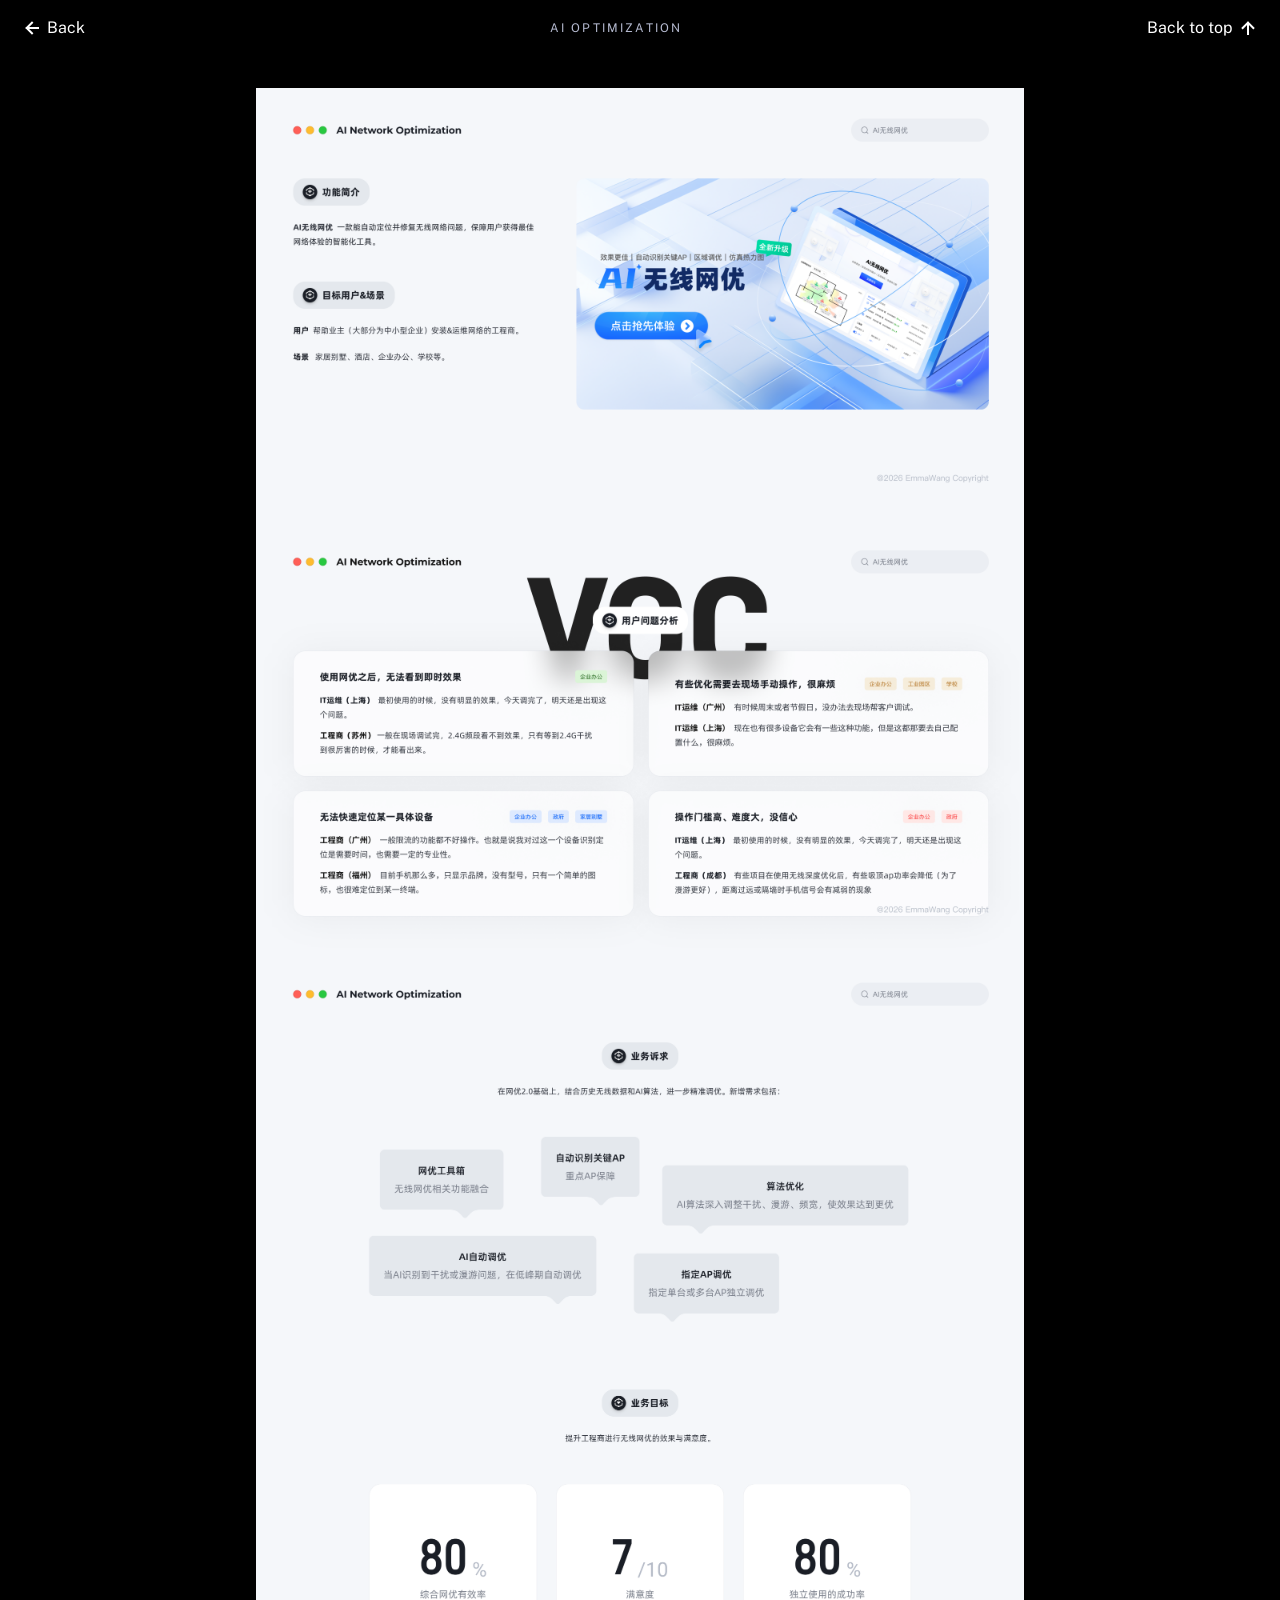
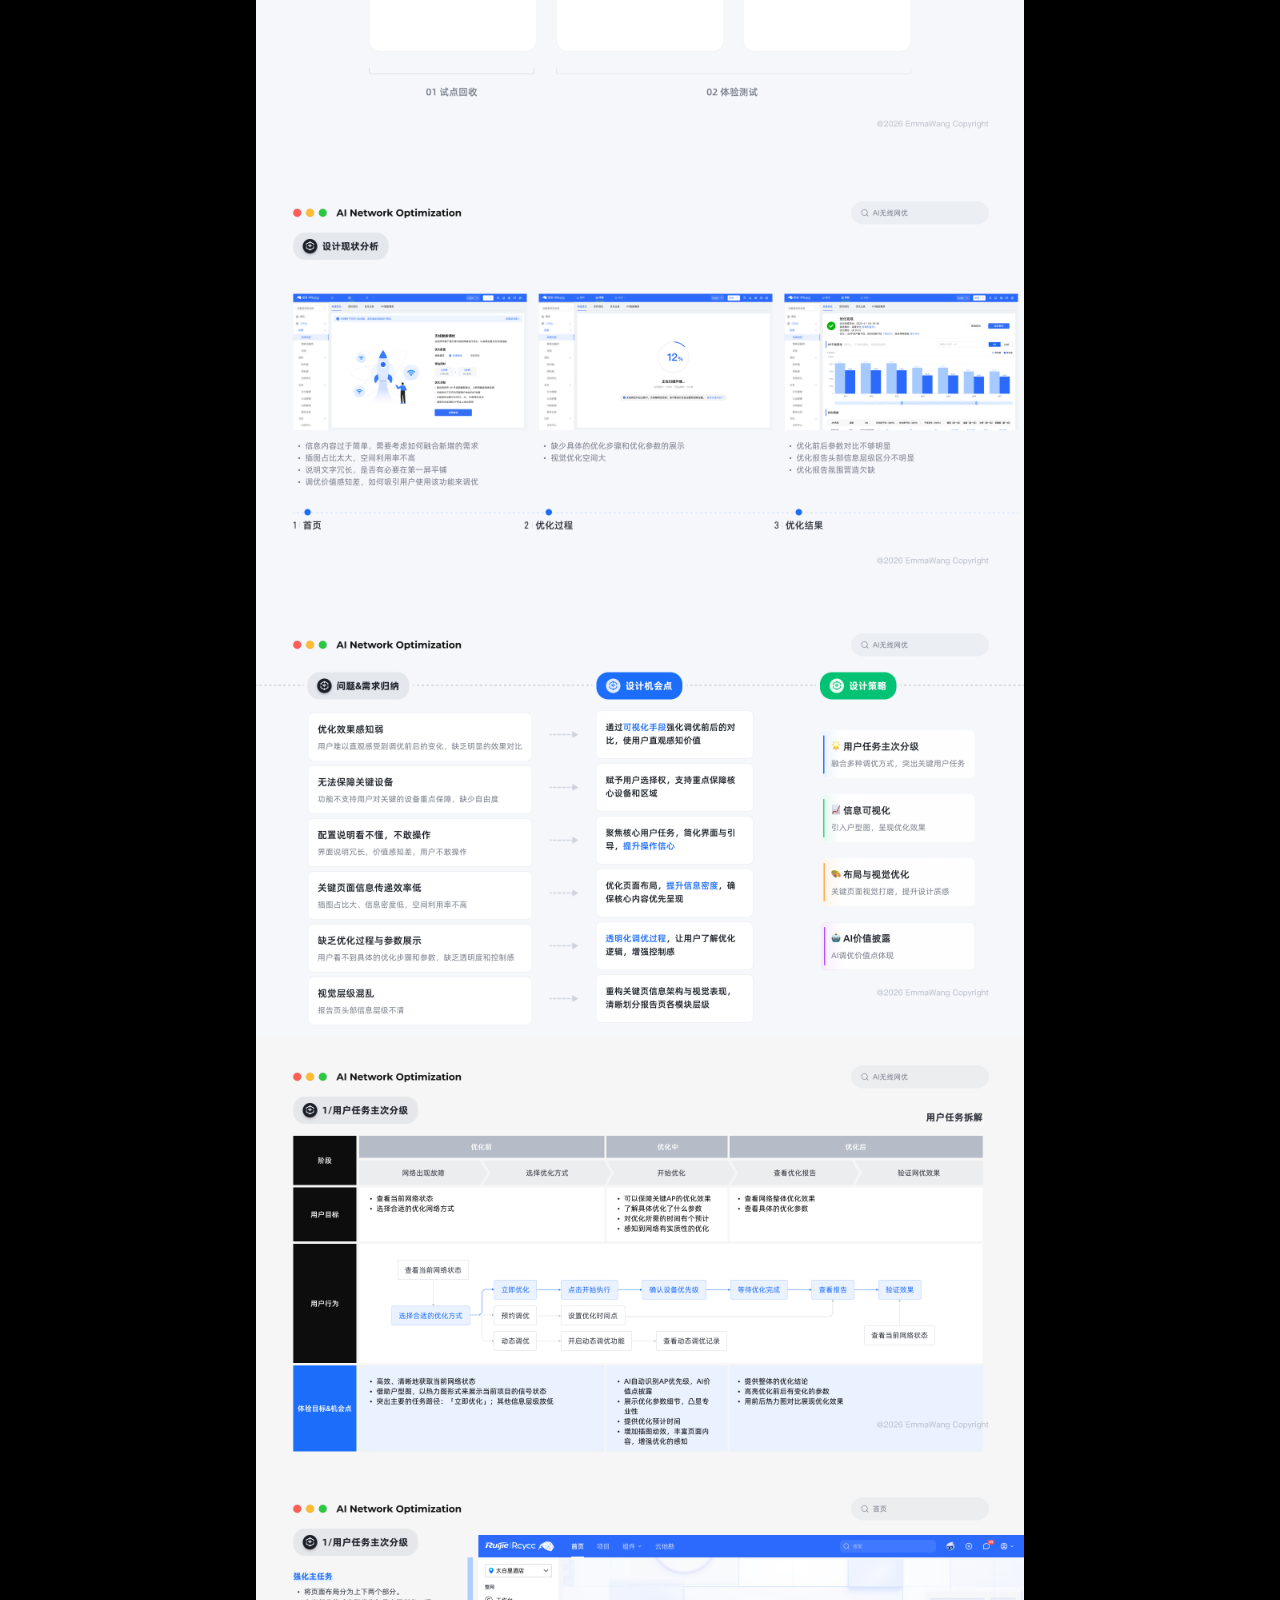
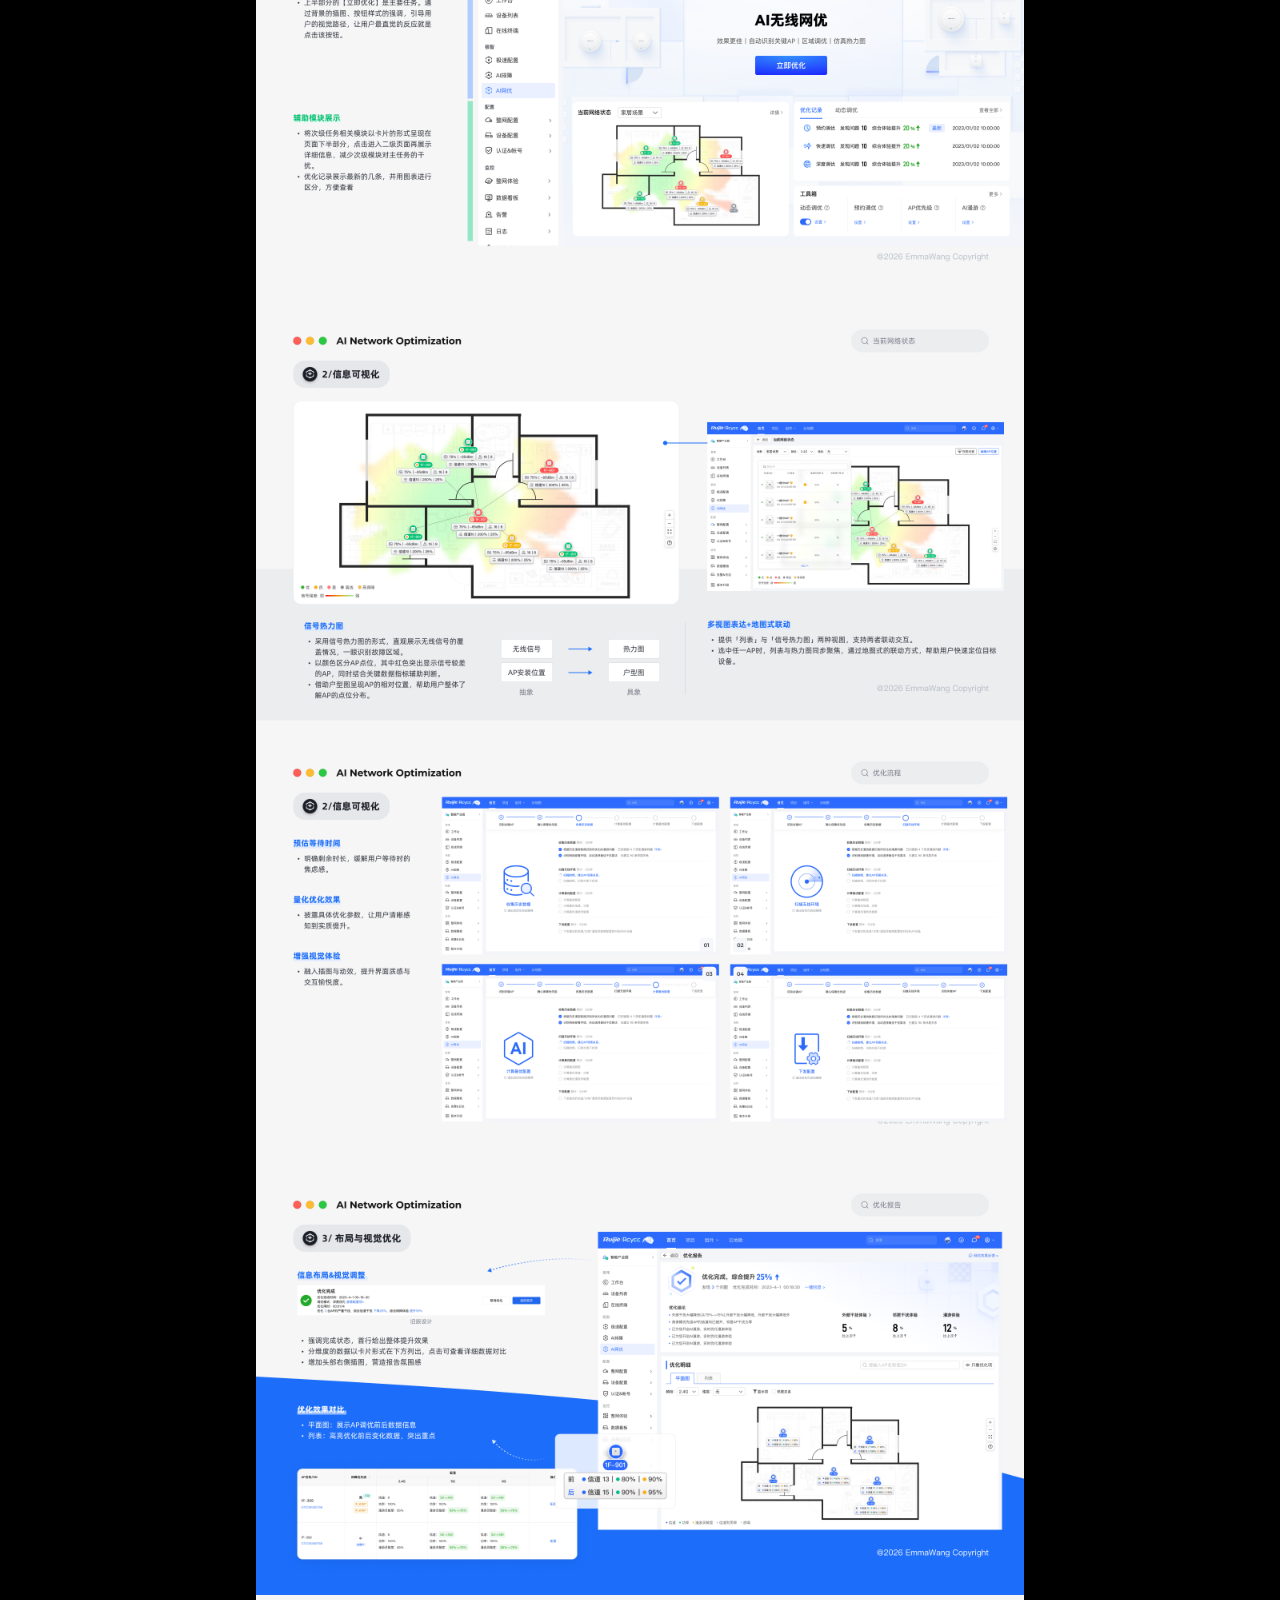
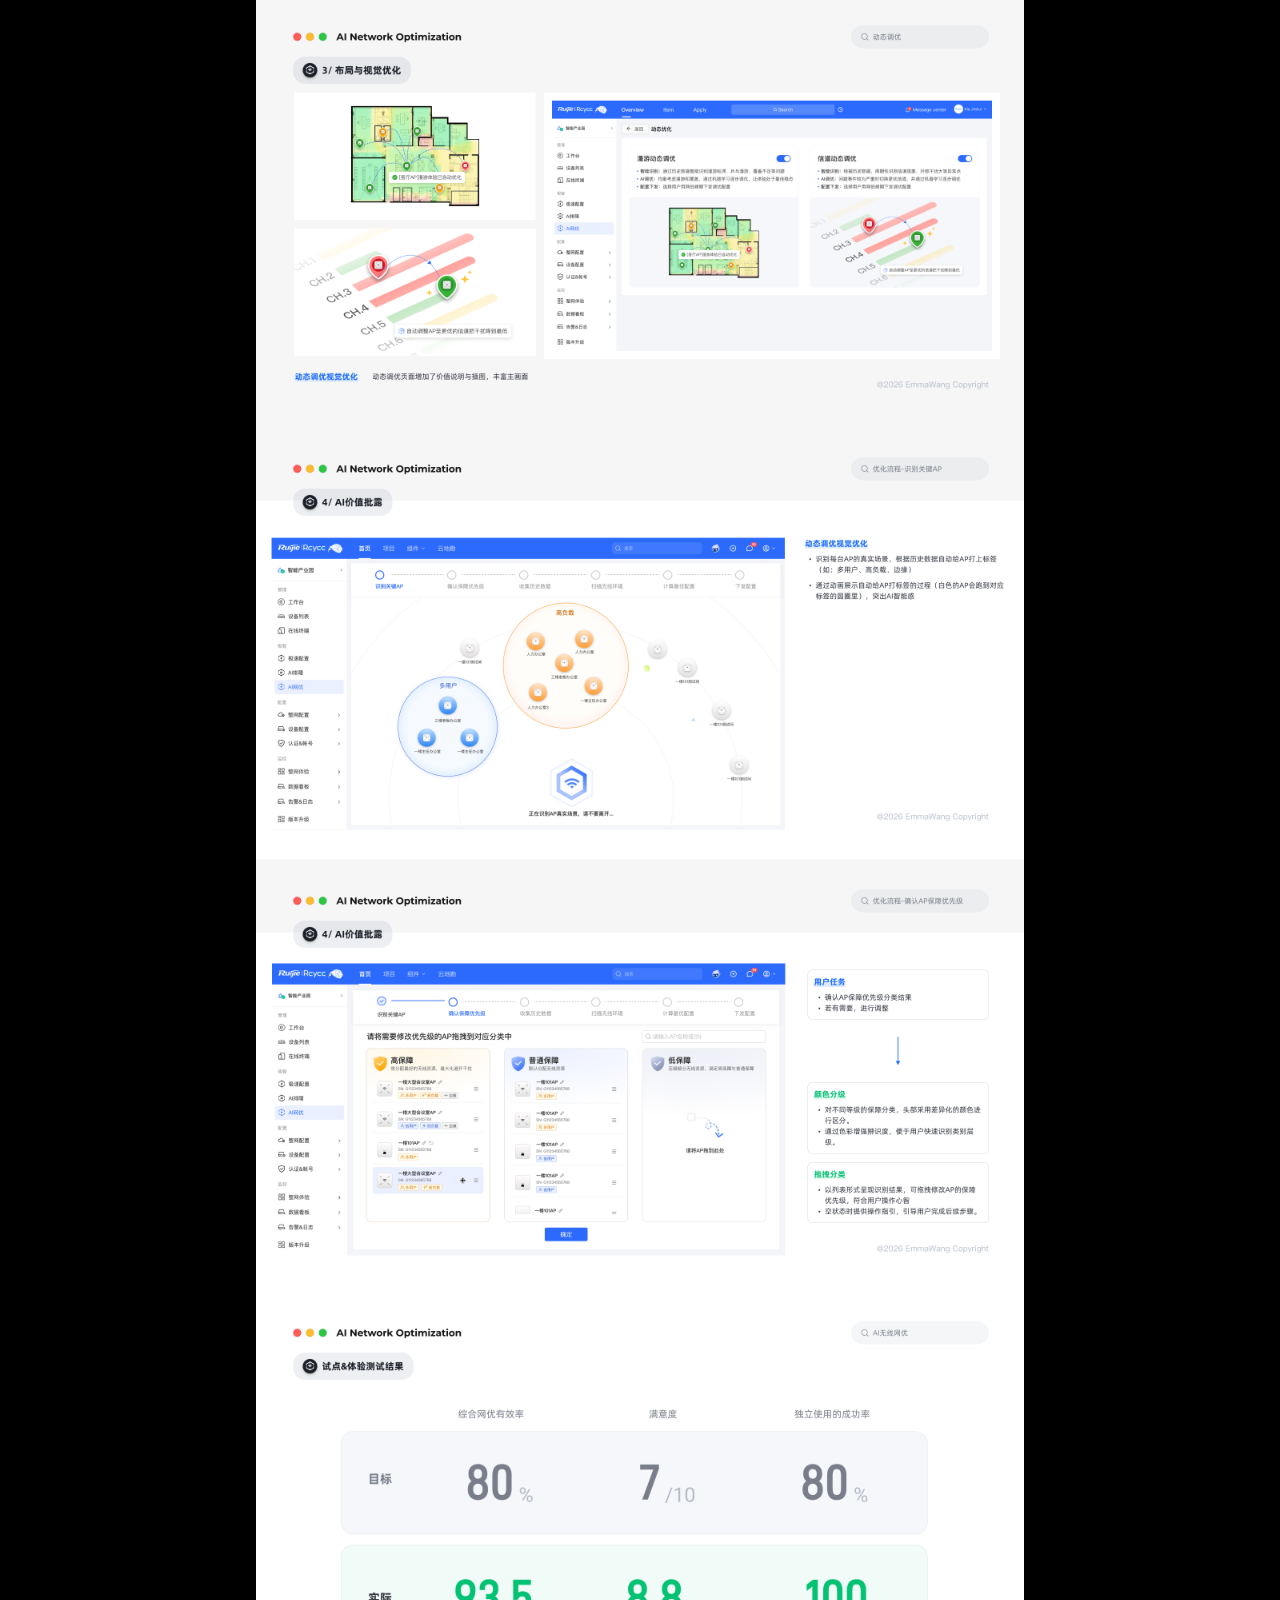
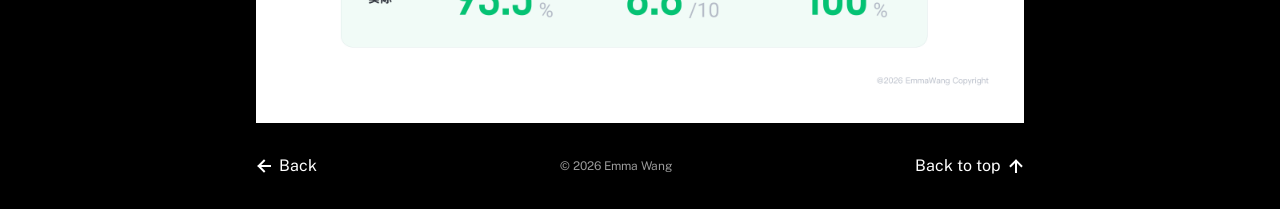
<file: ai-optimization.html>
<!doctype html>
<html lang="zh-CN">
<head>
<meta charset="UTF-8"><meta name="viewport" content="width=device-width, initial-scale=1">
<title>AI Optimization — Emma Wang</title>
<meta name="description" content="AI Optimization AI 无线网优项目案例：用户研究、设计策略、交互设计与项目成果。">
<link rel="stylesheet" href="ai-pilot.css?v=case-mobile-1">
</head>
<body>
<header class="case-nav"><a class="case-link" href="index.html#projects" aria-label="Back to projects"><svg class="case-arrow case-arrow-left" viewBox="0 0 24 24" fill="none" aria-hidden="true"><path d="M12 21V4M4 12l8-8 8 8" stroke="currentColor" stroke-width="3" stroke-linecap="square" stroke-linejoin="miter"/></svg>Back</a><span>AI OPTIMIZATION</span><a class="case-link" href="#top">Back to top <svg class="case-arrow" viewBox="0 0 24 24" fill="none" aria-hidden="true"><path d="M12 21V4M4 12l8-8 8 8" stroke="currentColor" stroke-width="3" stroke-linecap="square" stroke-linejoin="miter"/></svg></a></header>
<main id="top" aria-label="AI Optimization 完整项目案例">
<section class="case-panel" aria-label="AI Optimization · 第 1 页" data-figma-node="2508:85371"><img src="assets/ai-optimization/page-01.webp" width="1920" height="1080" alt="AI Optimization · 第 1 页" loading="eager" decoding="async" fetchpriority="high"></section>
<section class="case-panel" aria-label="AI Optimization · 第 2 页" data-figma-node="2508:85387"><img src="assets/ai-optimization/page-02.webp" width="1920" height="1080" alt="AI Optimization · 第 2 页" loading="lazy" decoding="async"></section>
<section class="case-panel" aria-label="AI Optimization · 第 3 页" data-figma-node="2508:86210"><img src="assets/ai-optimization/page-03.webp" width="1920" height="2047" alt="AI Optimization · 第 3 页" loading="lazy" decoding="async"></section>
<section class="case-panel" aria-label="AI Optimization · 第 4 页" data-figma-node="2508:85399"><img src="assets/ai-optimization/page-04.webp" width="1920" height="1080" alt="AI Optimization · 第 4 页" loading="lazy" decoding="async"></section>
<section class="case-panel" aria-label="AI Optimization · 第 5 页" data-figma-node="2508:85437"><img src="assets/ai-optimization/page-05.webp" width="1920" height="1080" alt="AI Optimization · 第 5 页" loading="lazy" decoding="async"></section>
<section class="case-panel" aria-label="AI Optimization · 第 6 页" data-figma-node="2508:85525"><img src="assets/ai-optimization/page-06.webp" width="1920" height="1080" alt="AI Optimization · 第 6 页" loading="lazy" decoding="async"></section>
<section class="case-panel" aria-label="AI Optimization · 第 7 页" data-figma-node="2508:85635"><img src="assets/ai-optimization/page-07.webp" width="1920" height="1080" alt="AI Optimization · 第 7 页" loading="lazy" decoding="async"></section>
<section class="case-panel" aria-label="AI Optimization · 第 8 页" data-figma-node="2508:85658"><img src="assets/ai-optimization/page-08.webp" width="1920" height="1080" alt="AI Optimization · 第 8 页" loading="lazy" decoding="async"></section>
<section class="case-panel" aria-label="AI Optimization · 第 9 页" data-figma-node="2508:85850"><img src="assets/ai-optimization/page-09.webp" width="1920" height="1080" alt="AI Optimization · 第 9 页" loading="lazy" decoding="async"></section>
<section class="case-panel" aria-label="AI Optimization · 第 10 页" data-figma-node="2508:85885"><img src="assets/ai-optimization/page-10.webp" width="1920" height="1080" alt="AI Optimization · 第 10 页" loading="lazy" decoding="async"></section>
<section class="case-panel" aria-label="AI Optimization · 第 11 页" data-figma-node="2508:86041"><img src="assets/ai-optimization/page-11.webp?v=4ab696ff79bc" width="1920" height="1080" alt="AI Optimization · 第 11 页" loading="lazy" decoding="async"></section>
<section class="case-panel" aria-label="AI Optimization · 第 12 页" data-figma-node="2508:86153"><img src="assets/ai-optimization/page-12.webp" width="1920" height="1080" alt="AI Optimization · 第 12 页" loading="lazy" decoding="async"></section>
<section class="case-panel" aria-label="AI Optimization · 第 13 页" data-figma-node="2508:85828"><img src="assets/ai-optimization/page-13.webp" width="1920" height="1080" alt="AI Optimization · 第 13 页" loading="lazy" decoding="async"></section>
<section class="case-panel" aria-label="AI Optimization · 第 14 页" data-figma-node="2508:86165"><img src="assets/ai-optimization/page-14.webp" width="1920" height="1080" alt="AI Optimization · 第 14 页" loading="lazy" decoding="async"></section>
</main>
<footer class="case-footer"><a class="case-link" href="index.html#projects" aria-label="Back to projects"><svg class="case-arrow case-arrow-left" viewBox="0 0 24 24" fill="none" aria-hidden="true"><path d="M12 21V4M4 12l8-8 8 8" stroke="currentColor" stroke-width="3" stroke-linecap="square" stroke-linejoin="miter"/></svg>Back</a><span>© 2026 Emma Wang</span><a class="case-link" href="#top">Back to top <svg class="case-arrow" viewBox="0 0 24 24" fill="none" aria-hidden="true"><path d="M12 21V4M4 12l8-8 8 8" stroke="currentColor" stroke-width="3" stroke-linecap="square" stroke-linejoin="miter"/></svg></a></footer>
<script src="ai-pilot.js?v=case-mobile-1"></script>
</body></html>
</file>
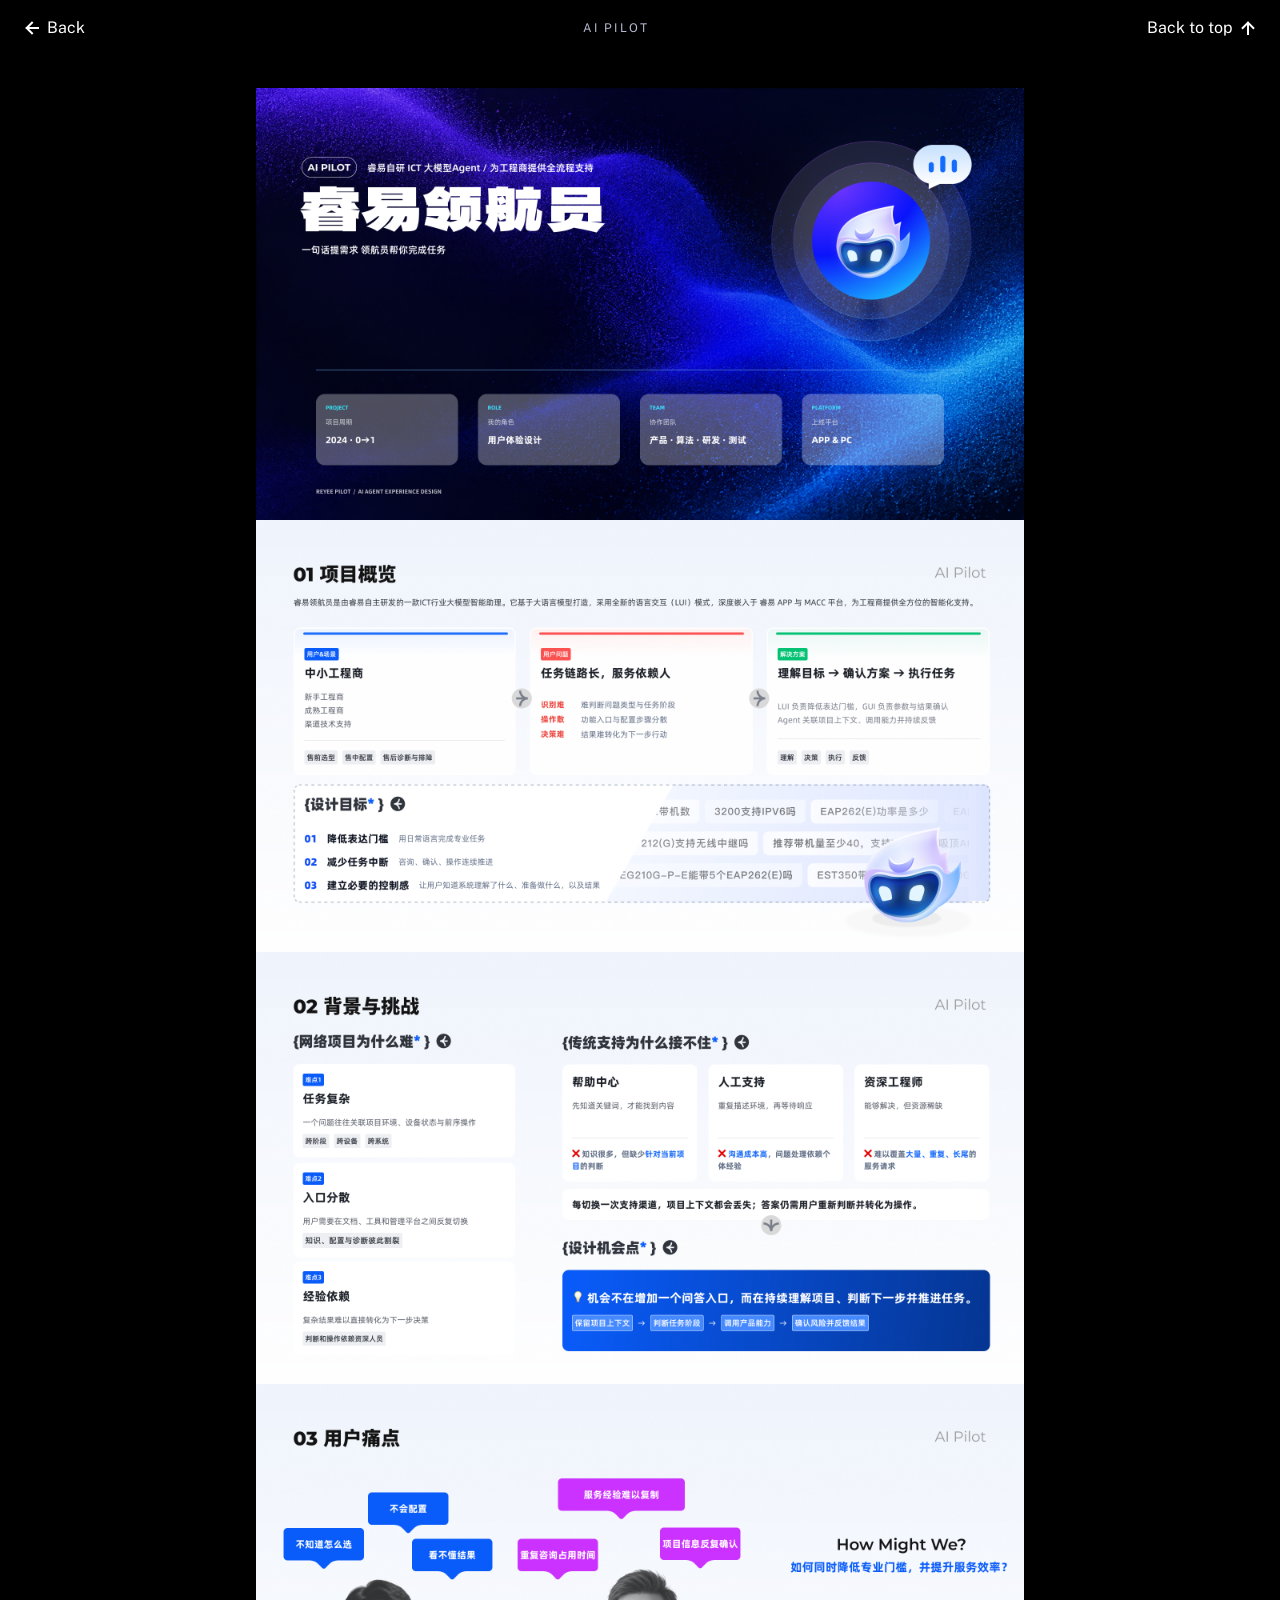
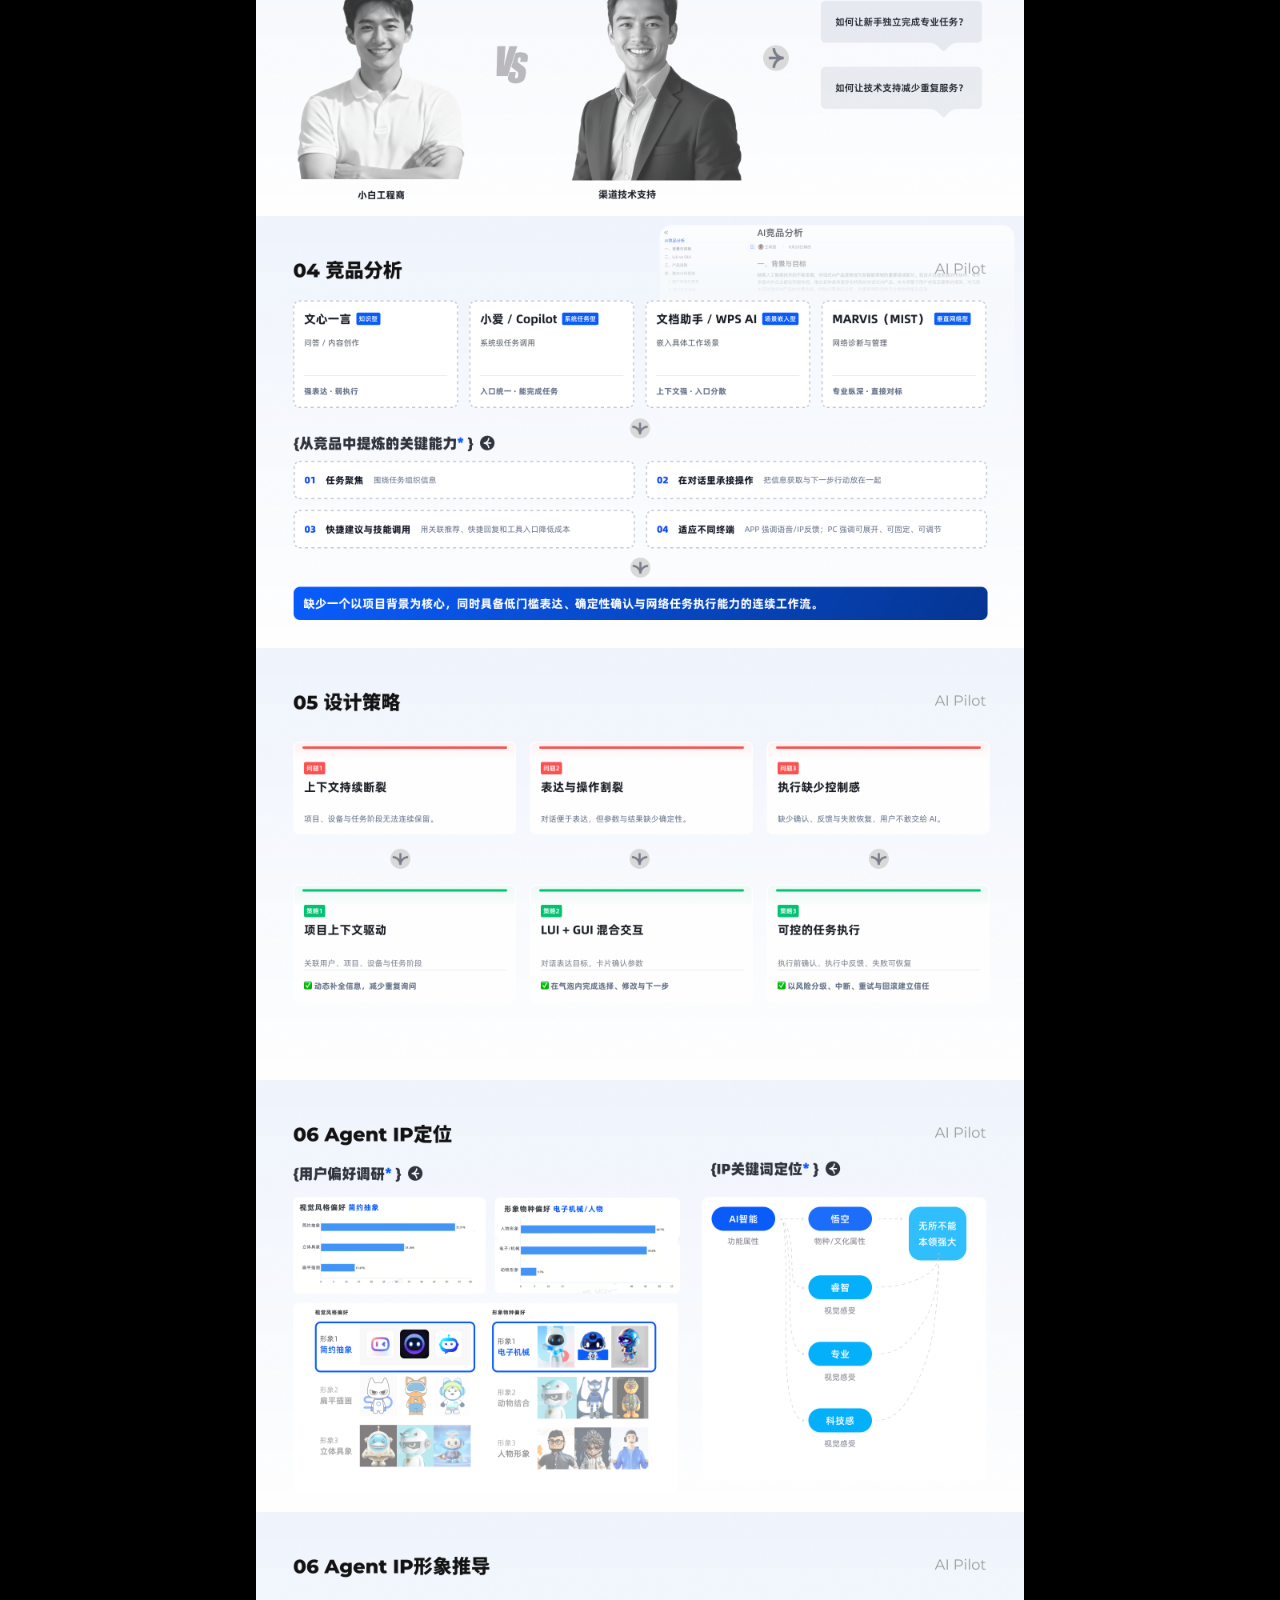
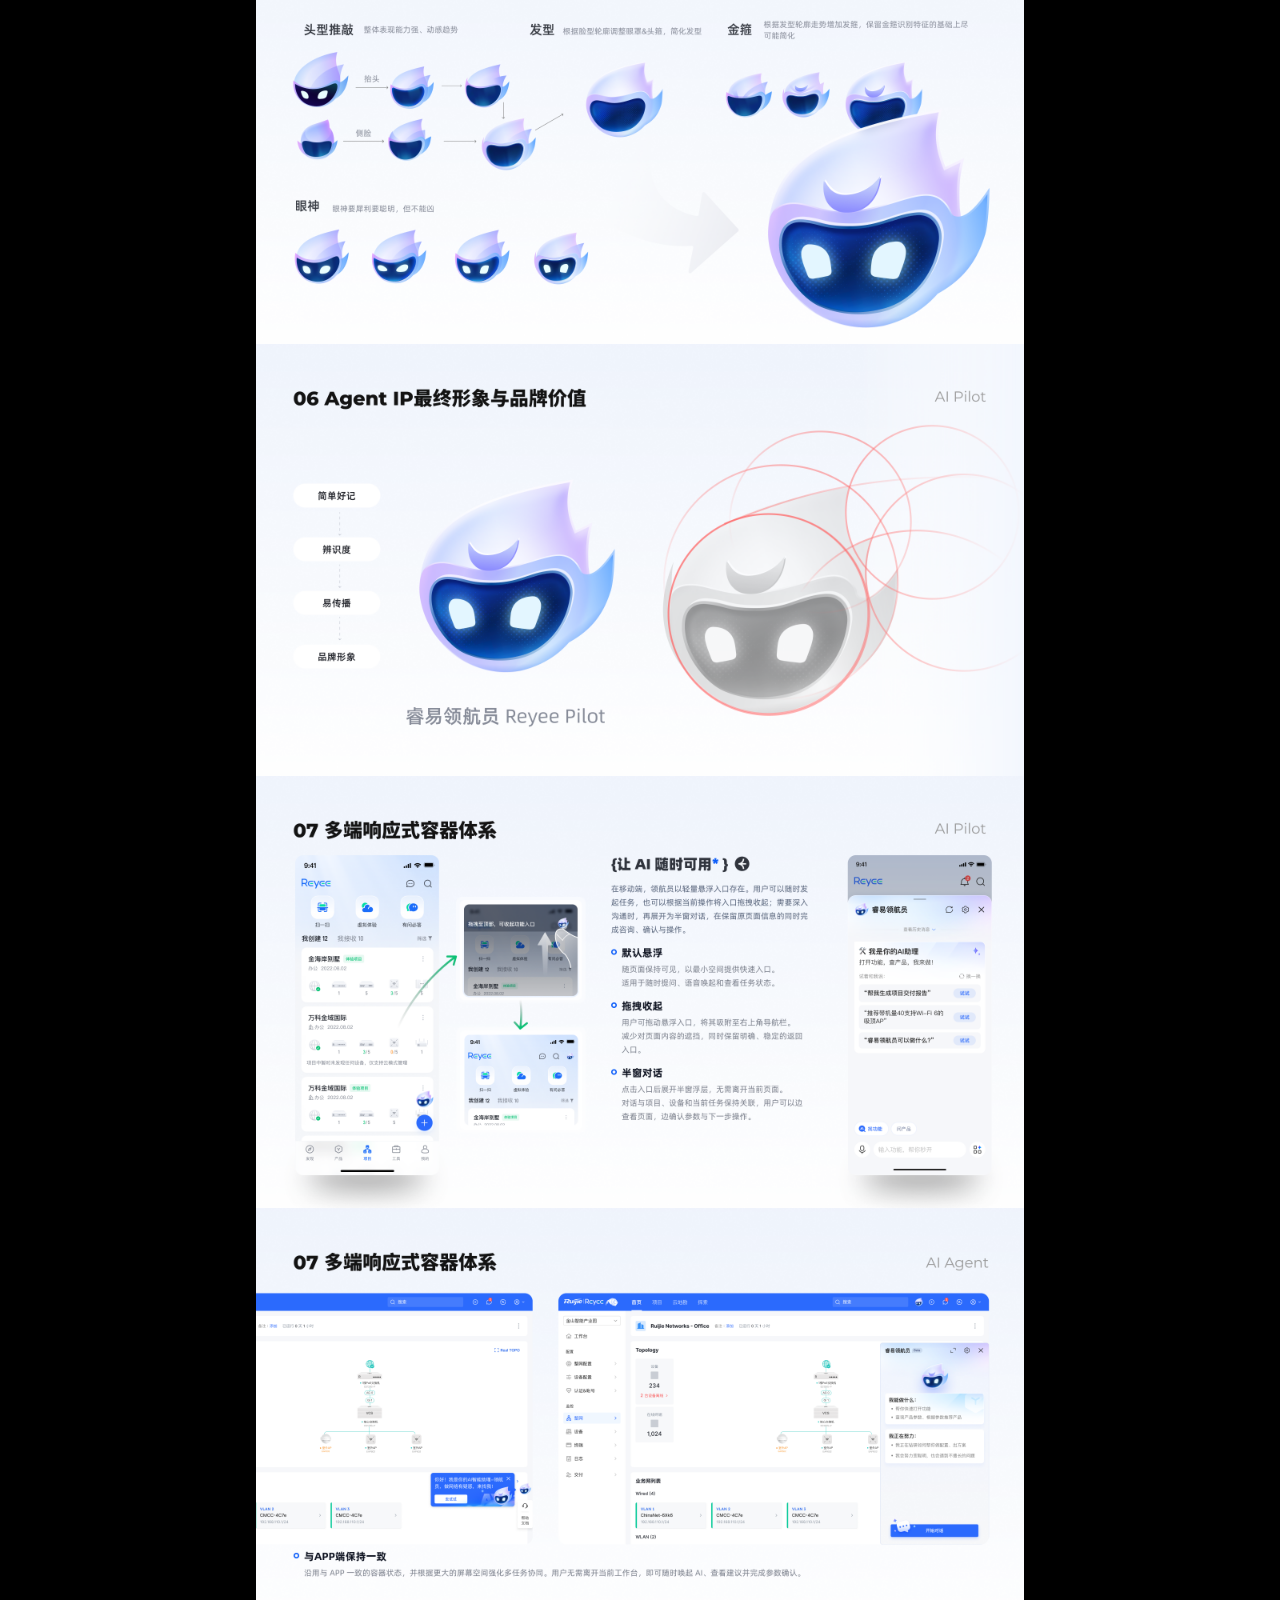
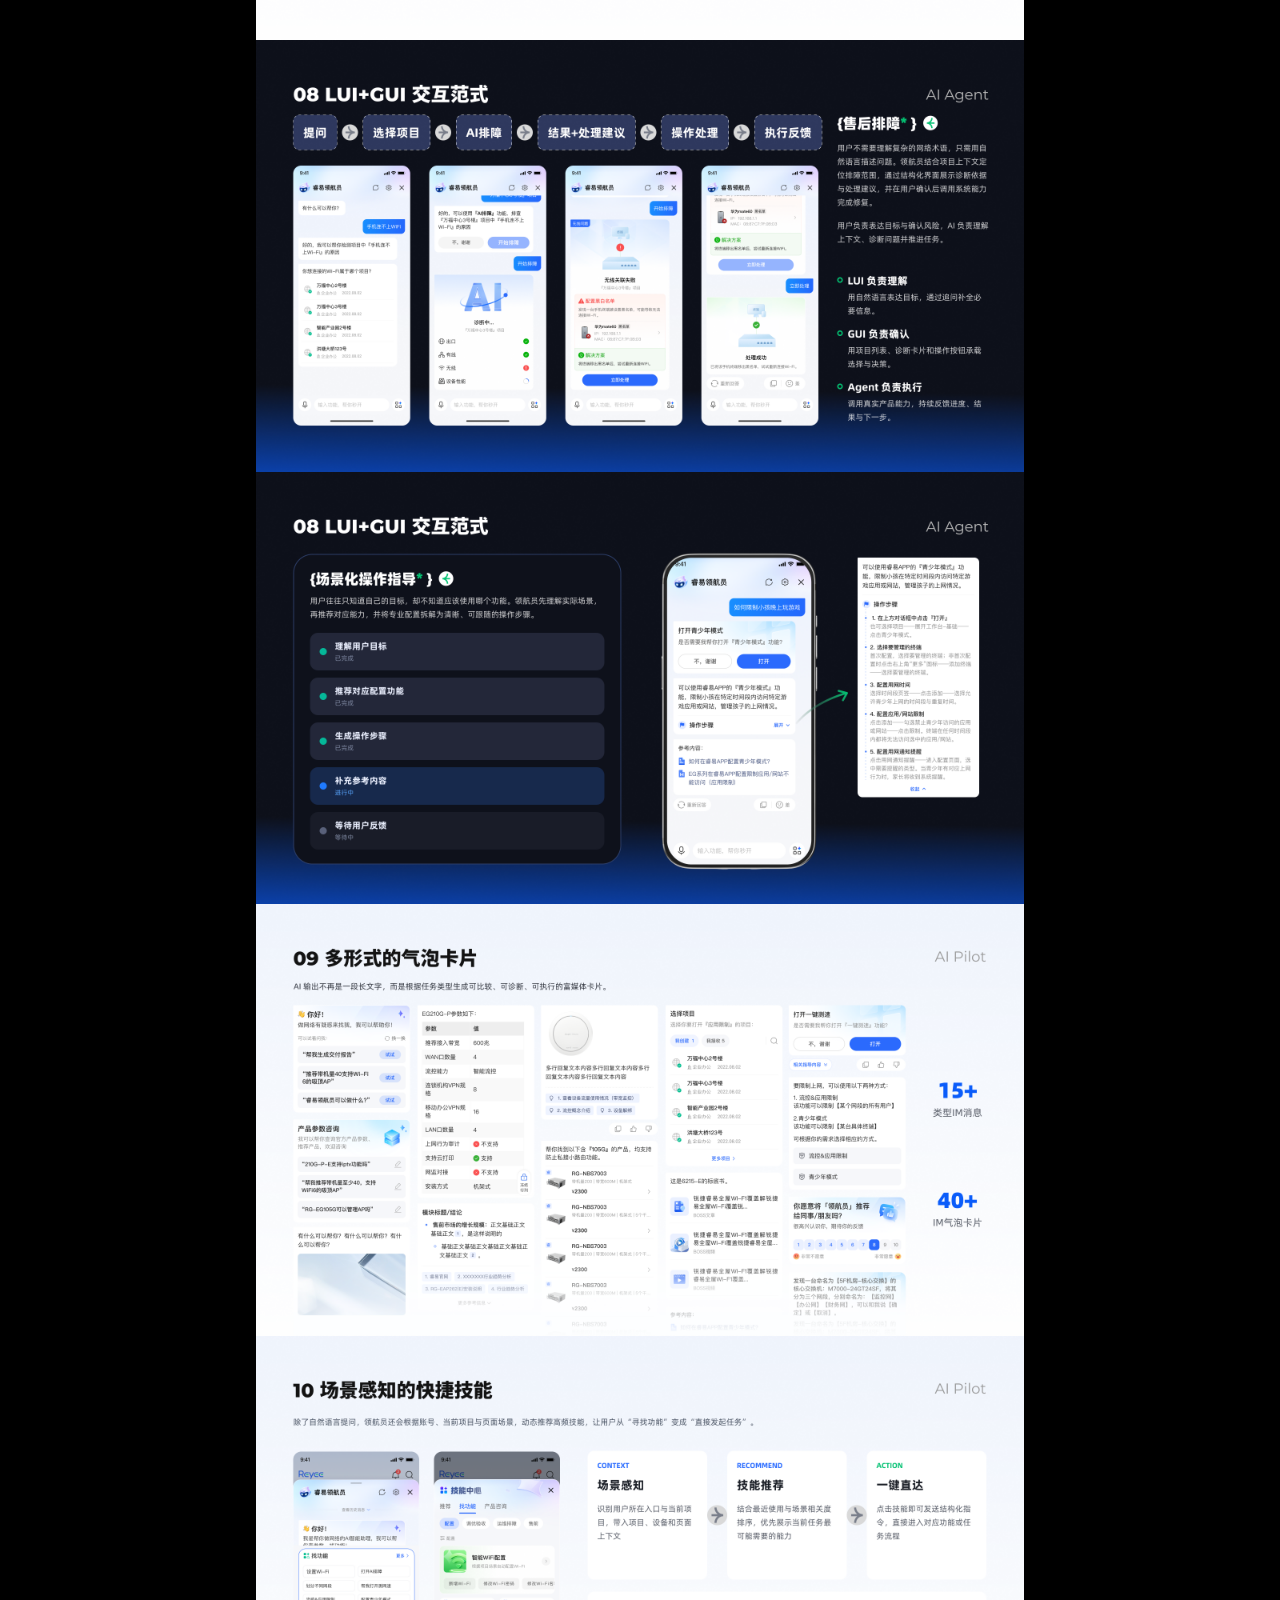
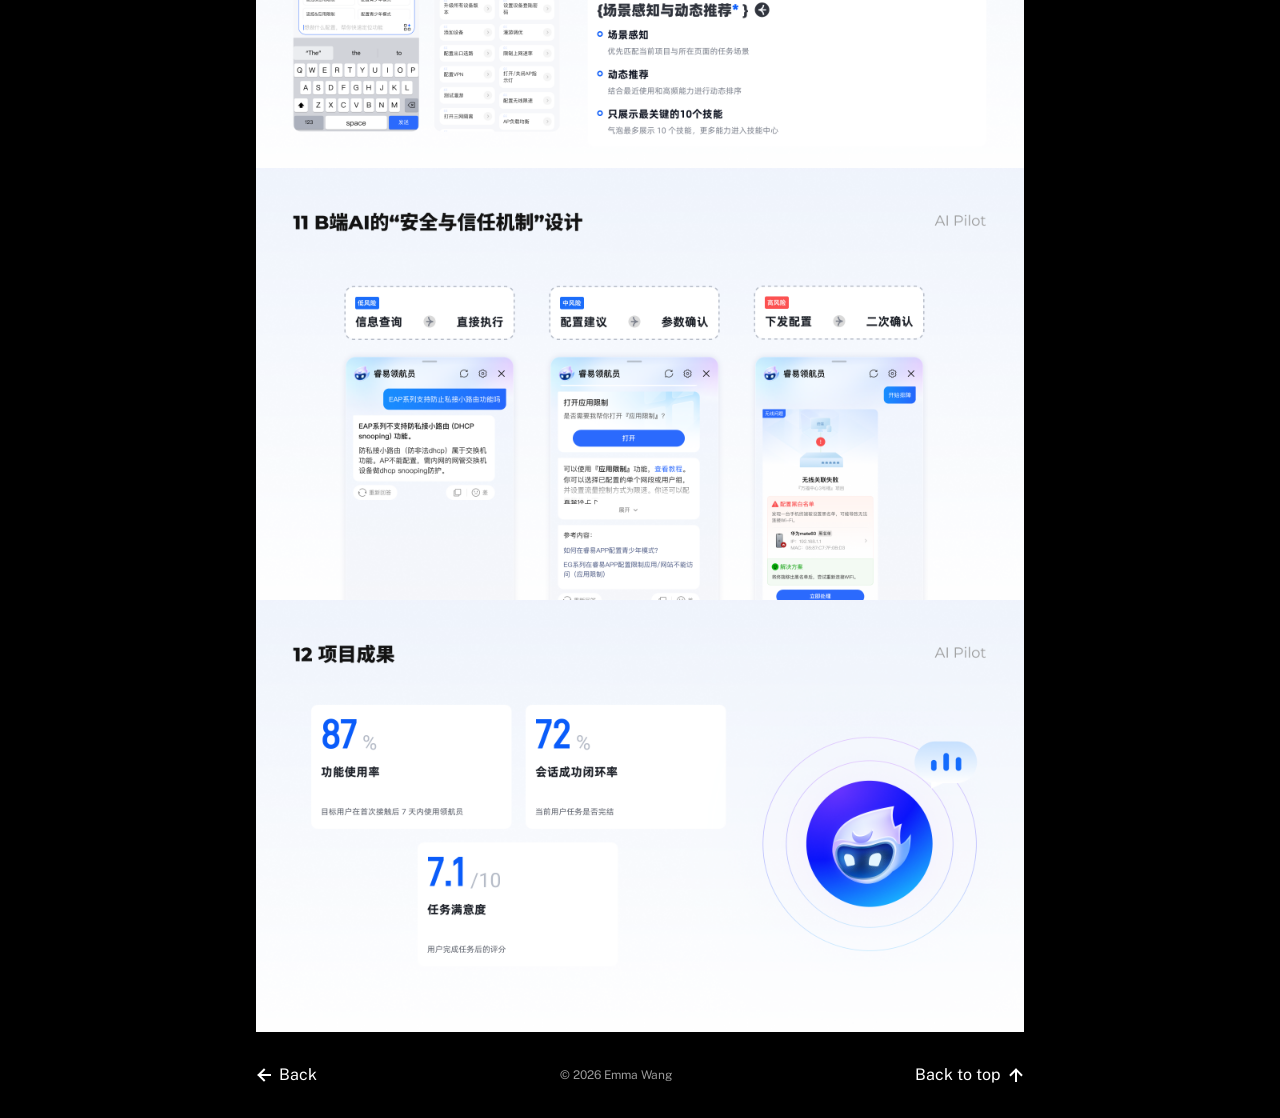
<file: ai-pilot.html>
<!doctype html>
<html lang="zh-CN">
<head>
<meta charset="UTF-8"><meta name="viewport" content="width=device-width, initial-scale=1">
<title>AI Pilot — Emma Wang</title>
<meta name="description" content="睿易领航员 AI Pilot 项目案例：从用户研究、产品策略到交互设计与项目成果。">
<link rel="stylesheet" href="ai-pilot.css?v=case-mobile-1">
</head>
<body>
<header class="case-nav"><a class="case-link" href="index.html#projects" aria-label="Back to projects"><svg class="case-arrow case-arrow-left" viewBox="0 0 24 24" fill="none" aria-hidden="true"><path d="M12 21V4M4 12l8-8 8 8" stroke="currentColor" stroke-width="3" stroke-linecap="square" stroke-linejoin="miter"/></svg>Back</a><span>AI PILOT</span><a class="case-link" href="#top">Back to top <svg class="case-arrow" viewBox="0 0 24 24" fill="none" aria-hidden="true"><path d="M12 21V4M4 12l8-8 8 8" stroke="currentColor" stroke-width="3" stroke-linecap="square" stroke-linejoin="miter"/></svg></a></header>
<main id="top" aria-label="AI Pilot 完整项目案例">
<section class="case-panel" aria-label="项目封面" data-figma-node="2508:102801"><img src="assets/ai-pilot/page-01.webp" width="1920" height="1080" alt="01 · 项目封面" loading="eager" decoding="async" fetchpriority=high></section>
<section class="case-panel" aria-label="项目概览" data-figma-node="2508:101774"><img src="assets/ai-pilot/page-02.webp?v=6bc1ff0d5e8c" width="1920" height="1080" alt="02 · 项目概览" loading="lazy" decoding="async" ></section>
<section class="case-panel" aria-label="背景与挑战" data-figma-node="2508:101625"><img src="assets/ai-pilot/page-03.webp" width="1920" height="1080" alt="03 · 背景与挑战" loading="lazy" decoding="async" ></section>
<section class="case-panel" aria-label="用户痛点" data-figma-node="2508:102028"><img src="assets/ai-pilot/page-04.webp" width="1920" height="1080" alt="04 · 用户痛点" loading="lazy" decoding="async" ></section>
<section class="case-panel" aria-label="竞品分析" data-figma-node="2508:102844"><img src="assets/ai-pilot/page-05.webp?v=0a80ebff48e3" width="1920" height="1080" alt="05 · 竞品分析" loading="lazy" decoding="async" ></section>
<section class="case-panel" aria-label="设计策略" data-figma-node="2508:101909"><img src="assets/ai-pilot/page-06.webp" width="1920" height="1080" alt="06 · 设计策略" loading="lazy" decoding="async" ></section>
<section class="case-panel" aria-label="Agent IP 定位" data-figma-node="2508:104477"><img src="assets/ai-pilot/page-07.webp" width="1920" height="1080" alt="07 · Agent IP 定位" loading="lazy" decoding="async" ></section>
<section class="case-panel" aria-label="Agent IP 形象推导" data-figma-node="2508:104658"><img src="assets/ai-pilot/page-08.webp" width="1920" height="1080" alt="08 · Agent IP 形象推导" loading="lazy" decoding="async" ></section>
<section class="case-panel" aria-label="Agent IP 最终形象与品牌价值" data-figma-node="2508:104862"><img src="assets/ai-pilot/page-09.webp" width="1920" height="1080" alt="09 · Agent IP 最终形象与品牌价值" loading="lazy" decoding="async" ></section>
<section class="case-panel" aria-label="多端响应式容器体系：移动端" data-figma-node="2508:102995"><img src="assets/ai-pilot/page-10.webp" width="1920" height="1080" alt="10 · 多端响应式容器体系：移动端" loading="lazy" decoding="async" ></section>
<section class="case-panel" aria-label="多端响应式容器体系：PC 端" data-figma-node="2508:103258"><img src="assets/ai-pilot/page-11.webp" width="1920" height="1080" alt="11 · 多端响应式容器体系：PC 端" loading="lazy" decoding="async" ></section>
<section class="case-panel" aria-label="LUI + GUI 交互范式" data-figma-node="2508:102126"><img src="assets/ai-pilot/page-12.webp?v=dafb1d7f73f6" width="1920" height="1080" alt="12 · LUI + GUI 交互范式" loading="lazy" decoding="async" ></section>
<section class="case-panel" aria-label="LUI + GUI 交互范式：结构化操作引导" data-figma-node="2508:103508"><img src="assets/ai-pilot/page-13.webp" width="1920" height="1080" alt="13 · LUI + GUI 交互范式：结构化操作引导" loading="lazy" decoding="async" ></section>
<section class="case-panel" aria-label="多形式的富媒体卡片" data-figma-node="2508:104342"><img src="assets/ai-pilot/page-14.webp" width="1920" height="1080" alt="14 · 多形式的富媒体卡片" loading="lazy" decoding="async" ></section>
<section class="case-panel" aria-label="场景感知的快捷技能" data-figma-node="2508:103604"><img src="assets/ai-pilot/page-15.webp" width="1920" height="1080" alt="15 · 场景感知的快捷技能" loading="lazy" decoding="async" ></section>
<section class="case-panel" aria-label="B 端 AI 的安全与信任机制设计" data-figma-node="2508:104169"><img src="assets/ai-pilot/page-16.webp" width="1920" height="1080" alt="16 · B 端 AI 的安全与信任机制设计" loading="lazy" decoding="async" ></section>
<section class="case-panel" aria-label="项目成果" data-figma-node="2508:104916"><img src="assets/ai-pilot/page-17.webp?v=e1832cca6416" width="1920" height="1080" alt="17 · 项目成果" loading="lazy" decoding="async" ></section>
</main>
<footer class="case-footer"><a class="case-link" href="index.html#projects" aria-label="Back to projects"><svg class="case-arrow case-arrow-left" viewBox="0 0 24 24" fill="none" aria-hidden="true"><path d="M12 21V4M4 12l8-8 8 8" stroke="currentColor" stroke-width="3" stroke-linecap="square" stroke-linejoin="miter"/></svg>Back</a><span>© 2026 Emma Wang</span><a class="case-link" href="#top">Back to top <svg class="case-arrow" viewBox="0 0 24 24" fill="none" aria-hidden="true"><path d="M12 21V4M4 12l8-8 8 8" stroke="currentColor" stroke-width="3" stroke-linecap="square" stroke-linejoin="miter"/></svg></a></footer>
<script src="ai-pilot.js?v=case-mobile-1"></script>
</body></html>
</file>
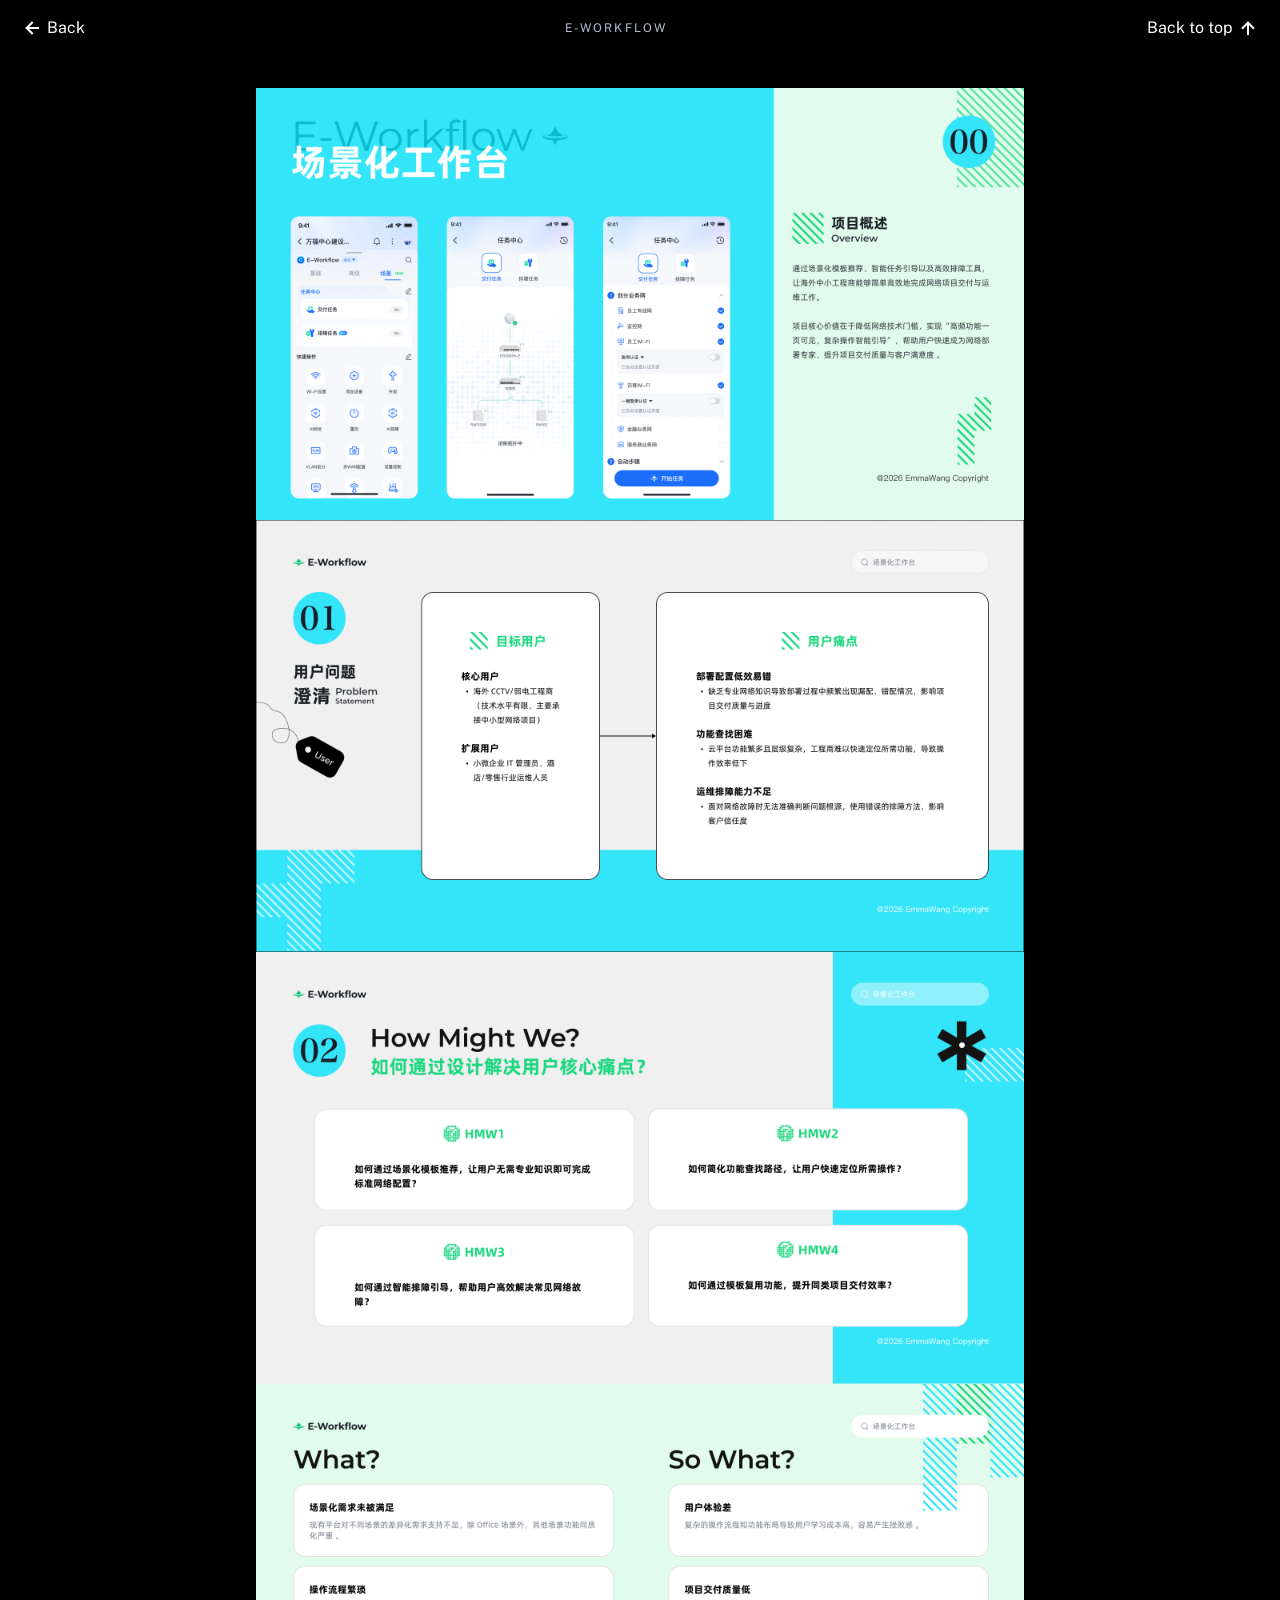
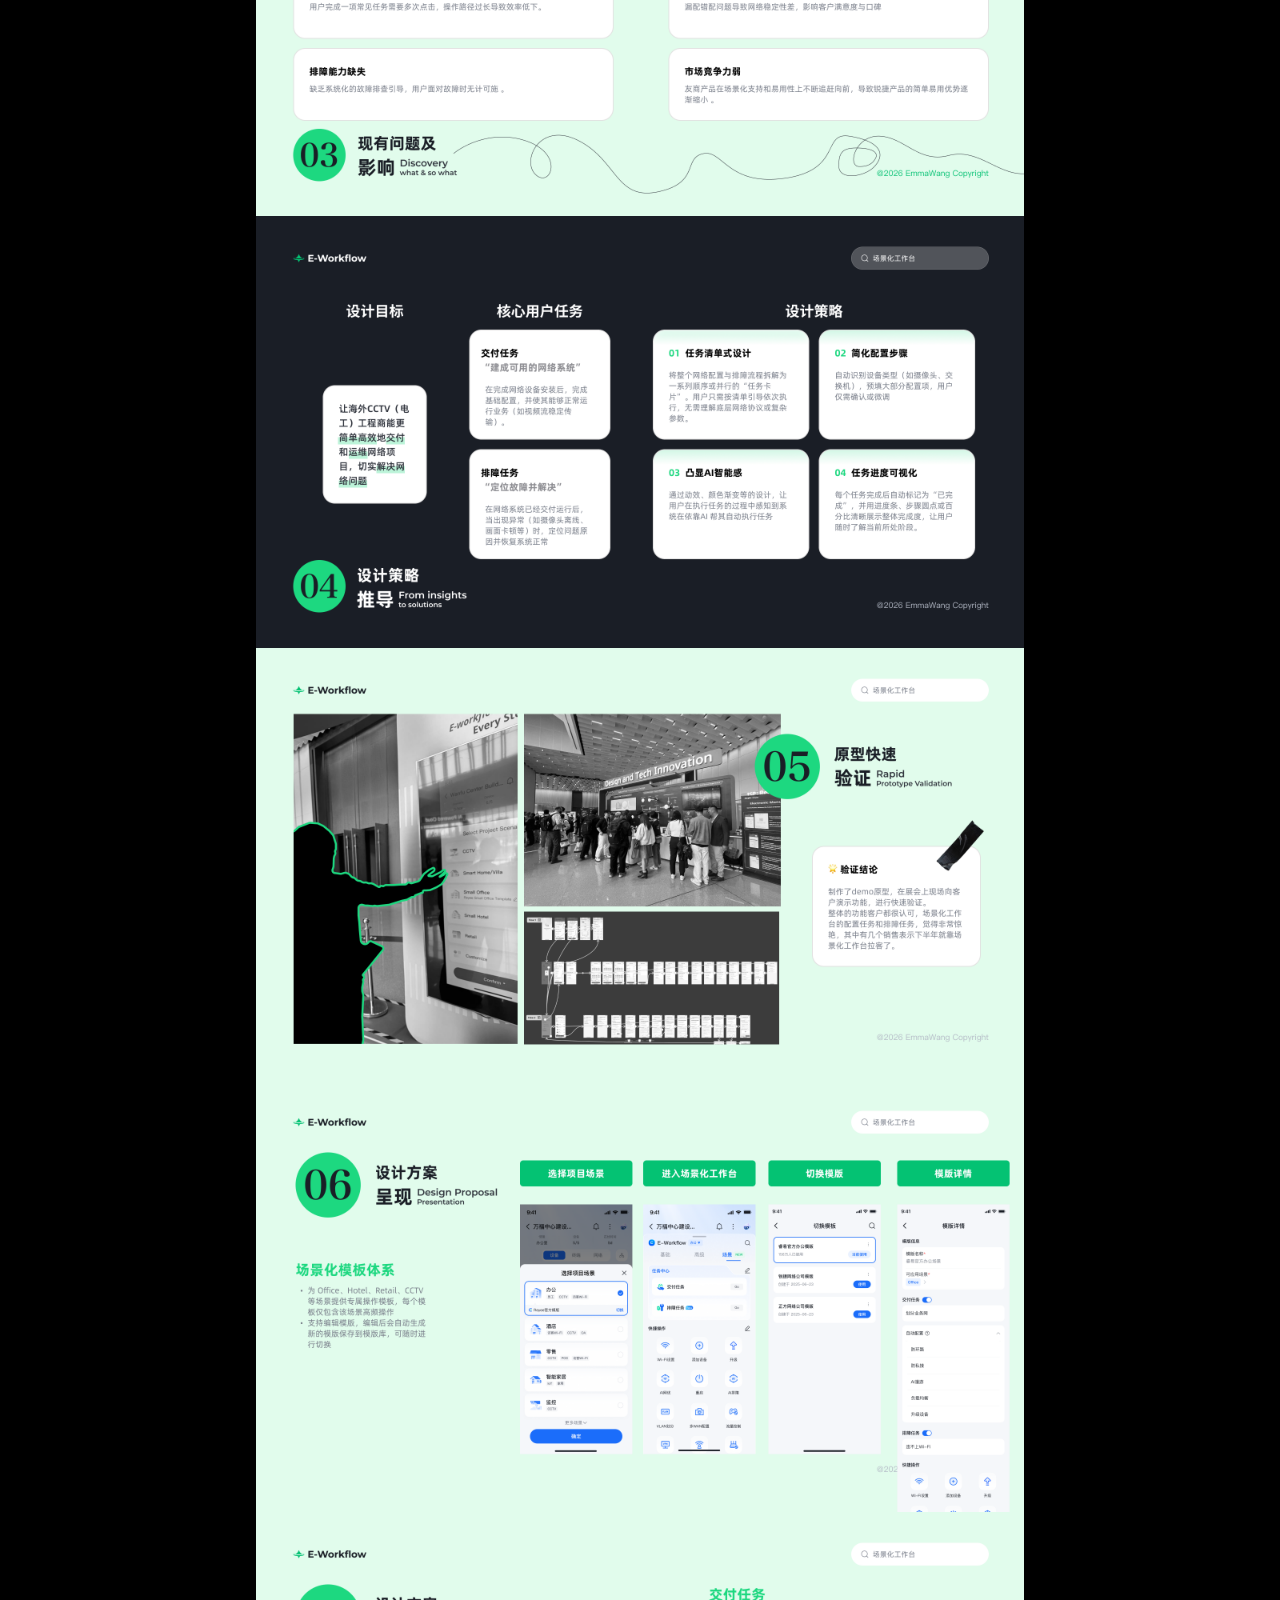
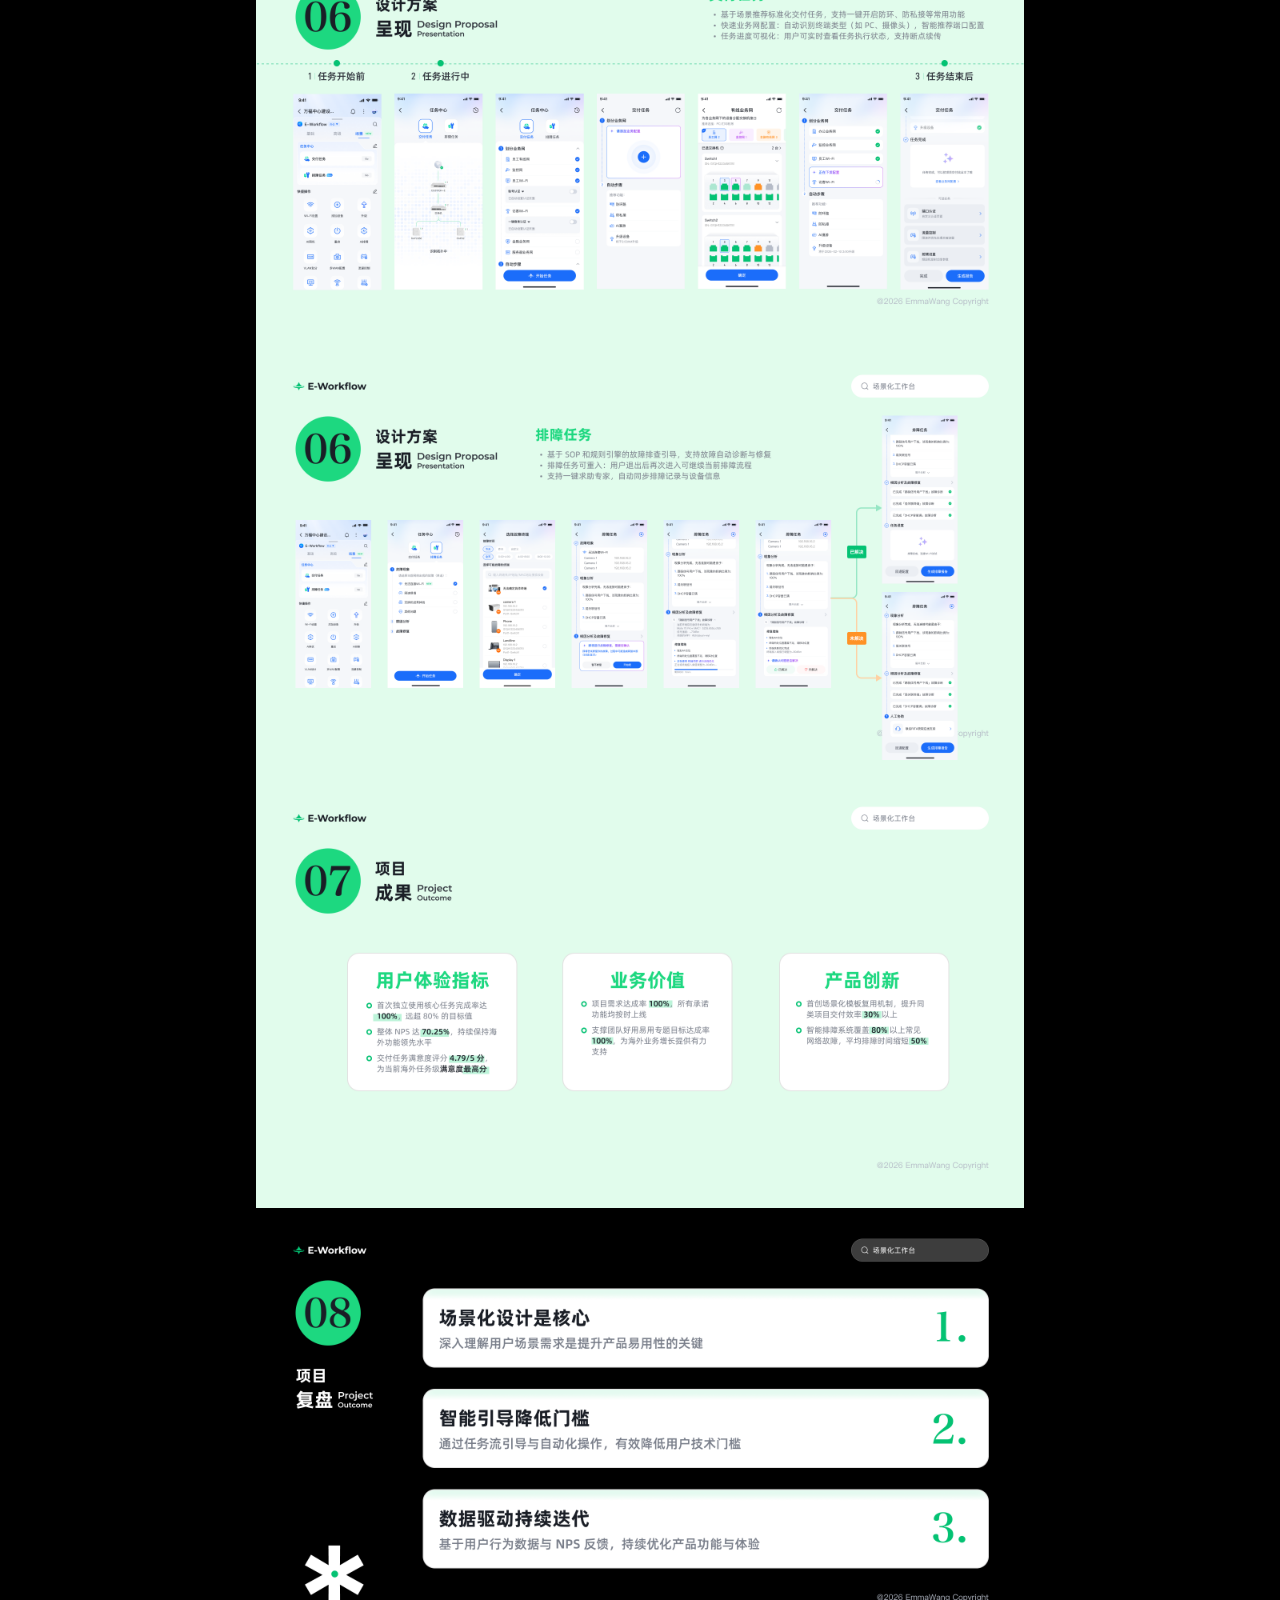
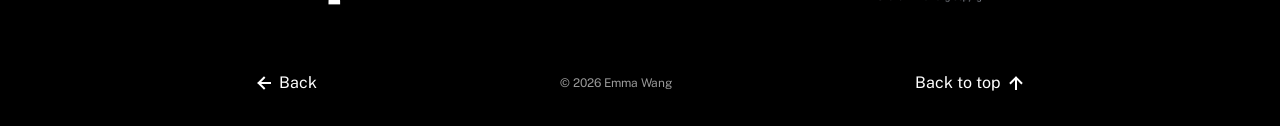
<file: e-workflow.html>
<!doctype html>
<html lang="zh-CN">
<head>
<meta charset="UTF-8"><meta name="viewport" content="width=device-width, initial-scale=1">
<title>E-Workflow — Emma Wang</title>
<meta name="description" content="E-Workflow 场景化工作台项目案例：用户研究、设计策略、交互设计与项目成果。">
<link rel="stylesheet" href="ai-pilot.css?v=case-mobile-1">
</head>
<body>
<header class="case-nav"><a class="case-link" href="index.html#projects" aria-label="Back to projects"><svg class="case-arrow case-arrow-left" viewBox="0 0 24 24" fill="none" aria-hidden="true"><path d="M12 21V4M4 12l8-8 8 8" stroke="currentColor" stroke-width="3" stroke-linecap="square" stroke-linejoin="miter"/></svg>Back</a><span>E-WORKFLOW</span><a class="case-link" href="#top">Back to top <svg class="case-arrow" viewBox="0 0 24 24" fill="none" aria-hidden="true"><path d="M12 21V4M4 12l8-8 8 8" stroke="currentColor" stroke-width="3" stroke-linecap="square" stroke-linejoin="miter"/></svg></a></header>
<main id="top" aria-label="E-Workflow 完整项目案例">
<section class="case-panel" aria-label="项目概述" data-figma-node="2508:86330"><img src="assets/e-workflow/page-01.webp" width="1920" height="1080" alt="01 · 项目概述" loading="eager" decoding="async" fetchpriority="high"></section>
<section class="case-panel" aria-label="用户问题洞察" data-figma-node="2508:92377"><img src="assets/e-workflow/page-02.webp" width="1920" height="1080" alt="02 · 用户问题洞察" loading="lazy" decoding="async"></section>
<section class="case-panel" aria-label="How Might We" data-figma-node="2508:92879"><img src="assets/e-workflow/page-03.webp" width="1920" height="1080" alt="03 · How Might We" loading="lazy" decoding="async"></section>
<section class="case-panel" aria-label="现有问题及影响" data-figma-node="2508:93061"><img src="assets/e-workflow/page-04.webp" width="1920" height="1080" alt="04 · 现有问题及影响" loading="lazy" decoding="async"></section>
<section class="case-panel" aria-label="设计策略推导" data-figma-node="2508:93698"><img src="assets/e-workflow/page-05.webp" width="1920" height="1080" alt="05 · 设计策略推导" loading="lazy" decoding="async"></section>
<section class="case-panel" aria-label="原型软性验证" data-figma-node="2508:93789"><img src="assets/e-workflow/page-06.webp" width="1920" height="1080" alt="06 · 原型软性验证" loading="lazy" decoding="async"></section>
<section class="case-panel" aria-label="设计方案呈现" data-figma-node="2508:93829"><img src="assets/e-workflow/page-07.webp" width="1920" height="1080" alt="07 · 设计方案呈现" loading="lazy" decoding="async"></section>
<section class="case-panel" aria-label="交付任务" data-figma-node="2508:94178"><img src="assets/e-workflow/page-08.webp" width="1920" height="1080" alt="08 · 交付任务" loading="lazy" decoding="async"></section>
<section class="case-panel" aria-label="排障任务" data-figma-node="2508:100041"><img src="assets/e-workflow/page-09.webp" width="1920" height="1080" alt="09 · 排障任务" loading="lazy" decoding="async"></section>
<section class="case-panel" aria-label="项目成果" data-figma-node="2508:101465"><img src="assets/e-workflow/page-10.webp" width="1920" height="1080" alt="10 · 项目成果" loading="lazy" decoding="async"></section>
<section class="case-panel" aria-label="项目复盘" data-figma-node="2508:101557"><img src="assets/e-workflow/page-11.webp" width="1920" height="1080" alt="11 · 项目复盘" loading="lazy" decoding="async"></section>
</main>
<footer class="case-footer"><a class="case-link" href="index.html#projects" aria-label="Back to projects"><svg class="case-arrow case-arrow-left" viewBox="0 0 24 24" fill="none" aria-hidden="true"><path d="M12 21V4M4 12l8-8 8 8" stroke="currentColor" stroke-width="3" stroke-linecap="square" stroke-linejoin="miter"/></svg>Back</a><span>© 2026 Emma Wang</span><a class="case-link" href="#top">Back to top <svg class="case-arrow" viewBox="0 0 24 24" fill="none" aria-hidden="true"><path d="M12 21V4M4 12l8-8 8 8" stroke="currentColor" stroke-width="3" stroke-linecap="square" stroke-linejoin="miter"/></svg></a></footer>
<script src="ai-pilot.js?v=case-mobile-1"></script>
</body></html>
</file>
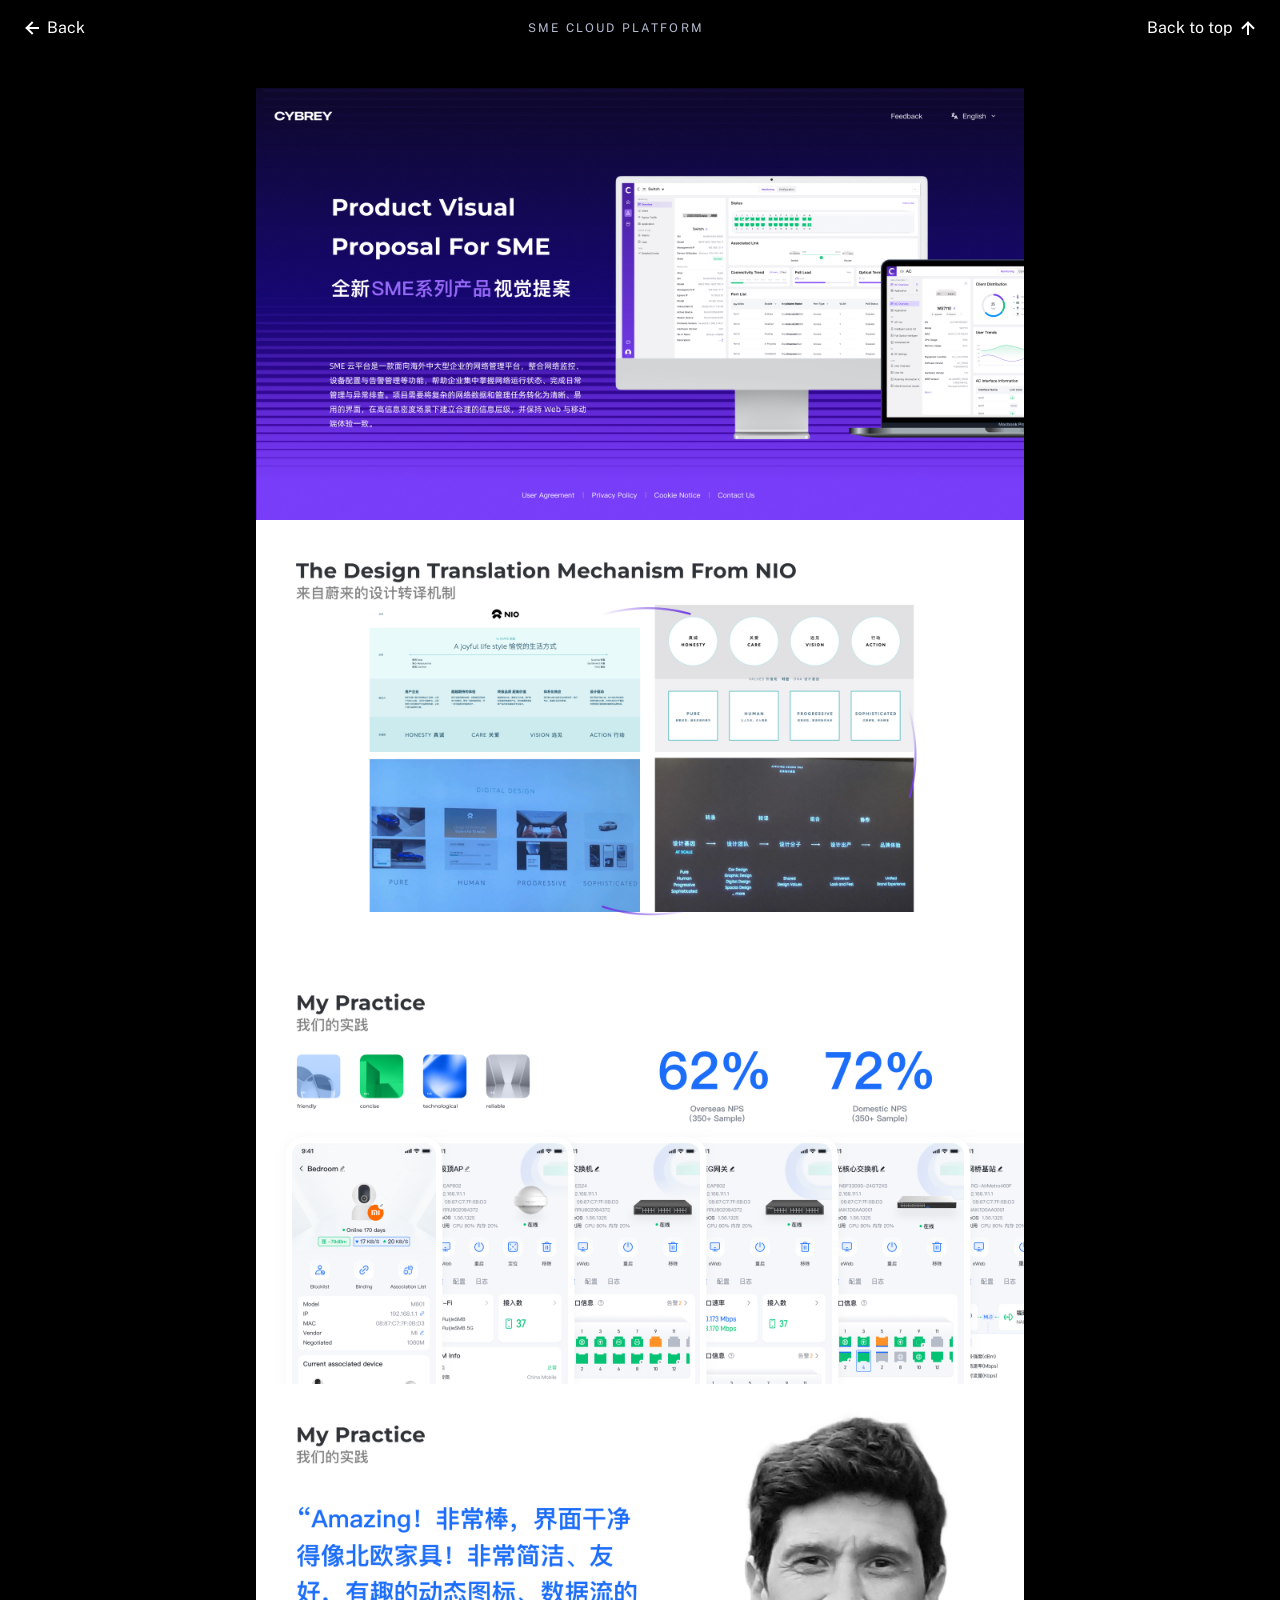
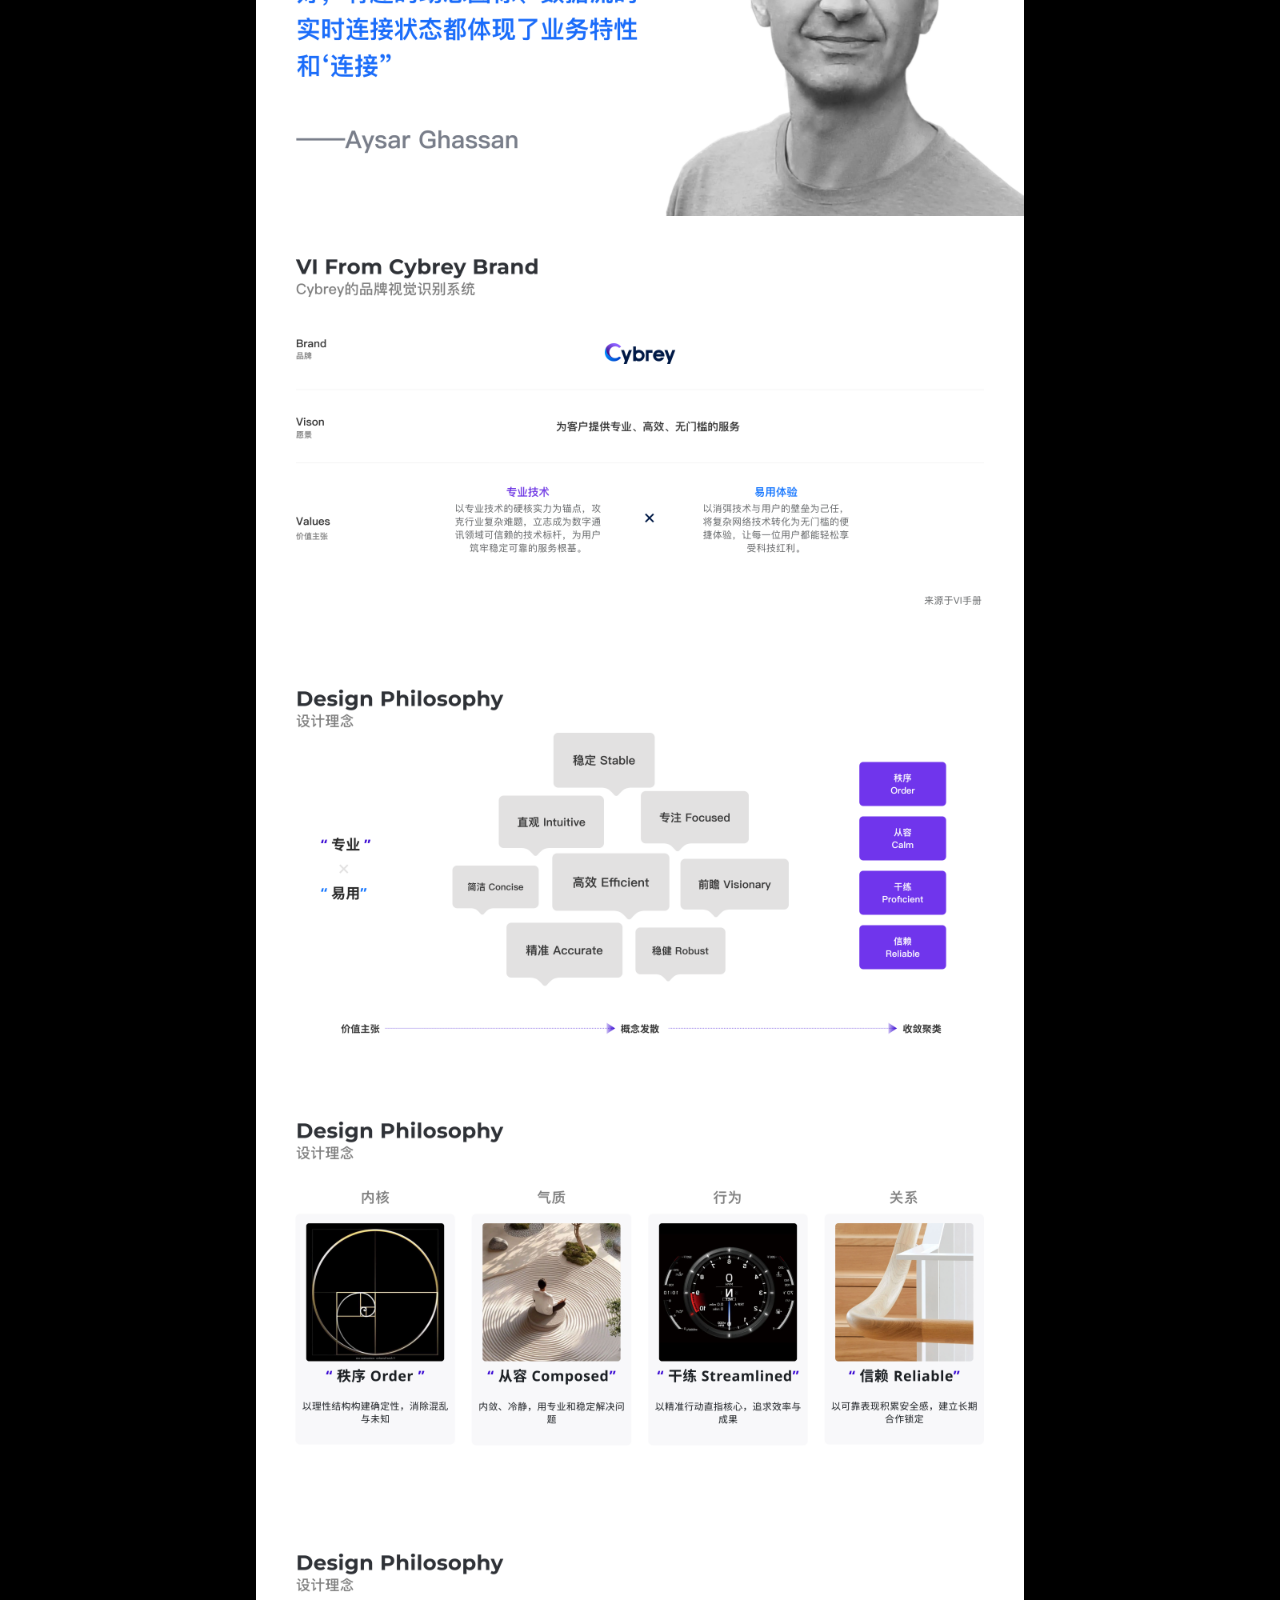
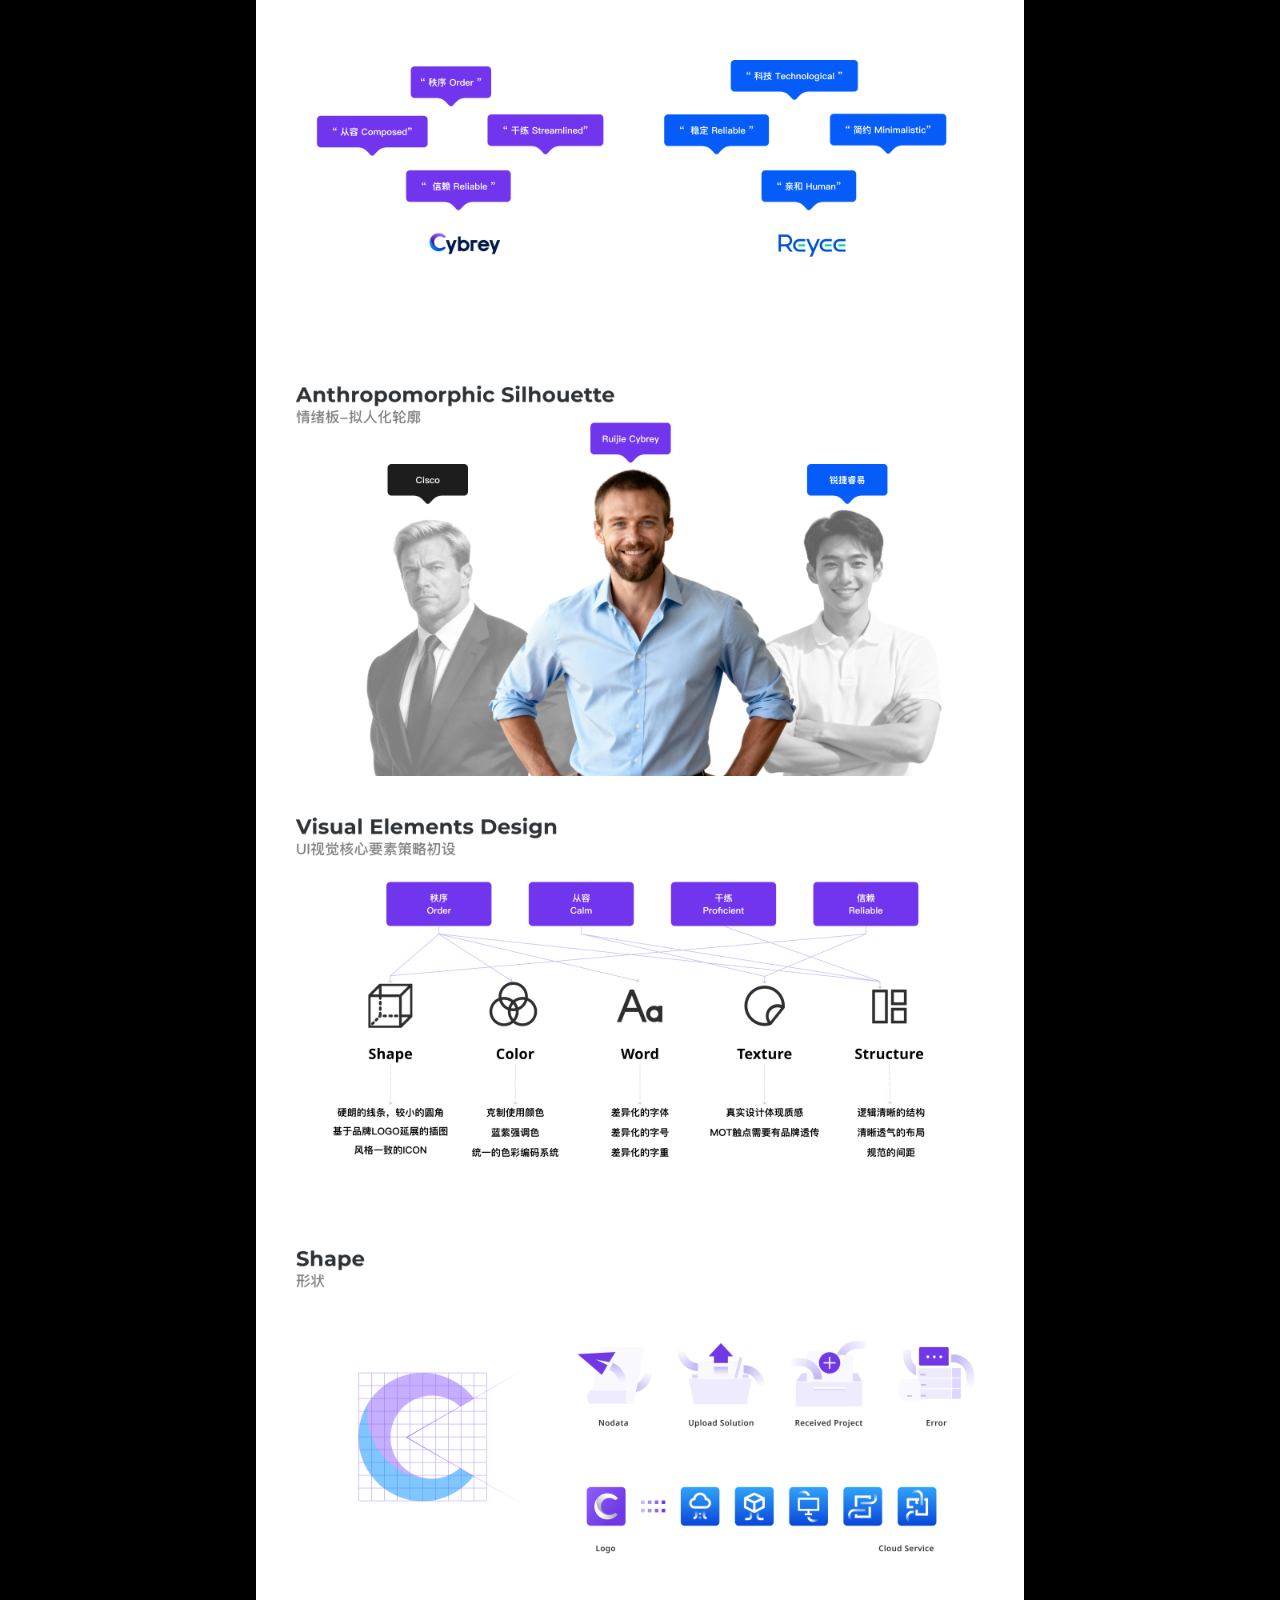
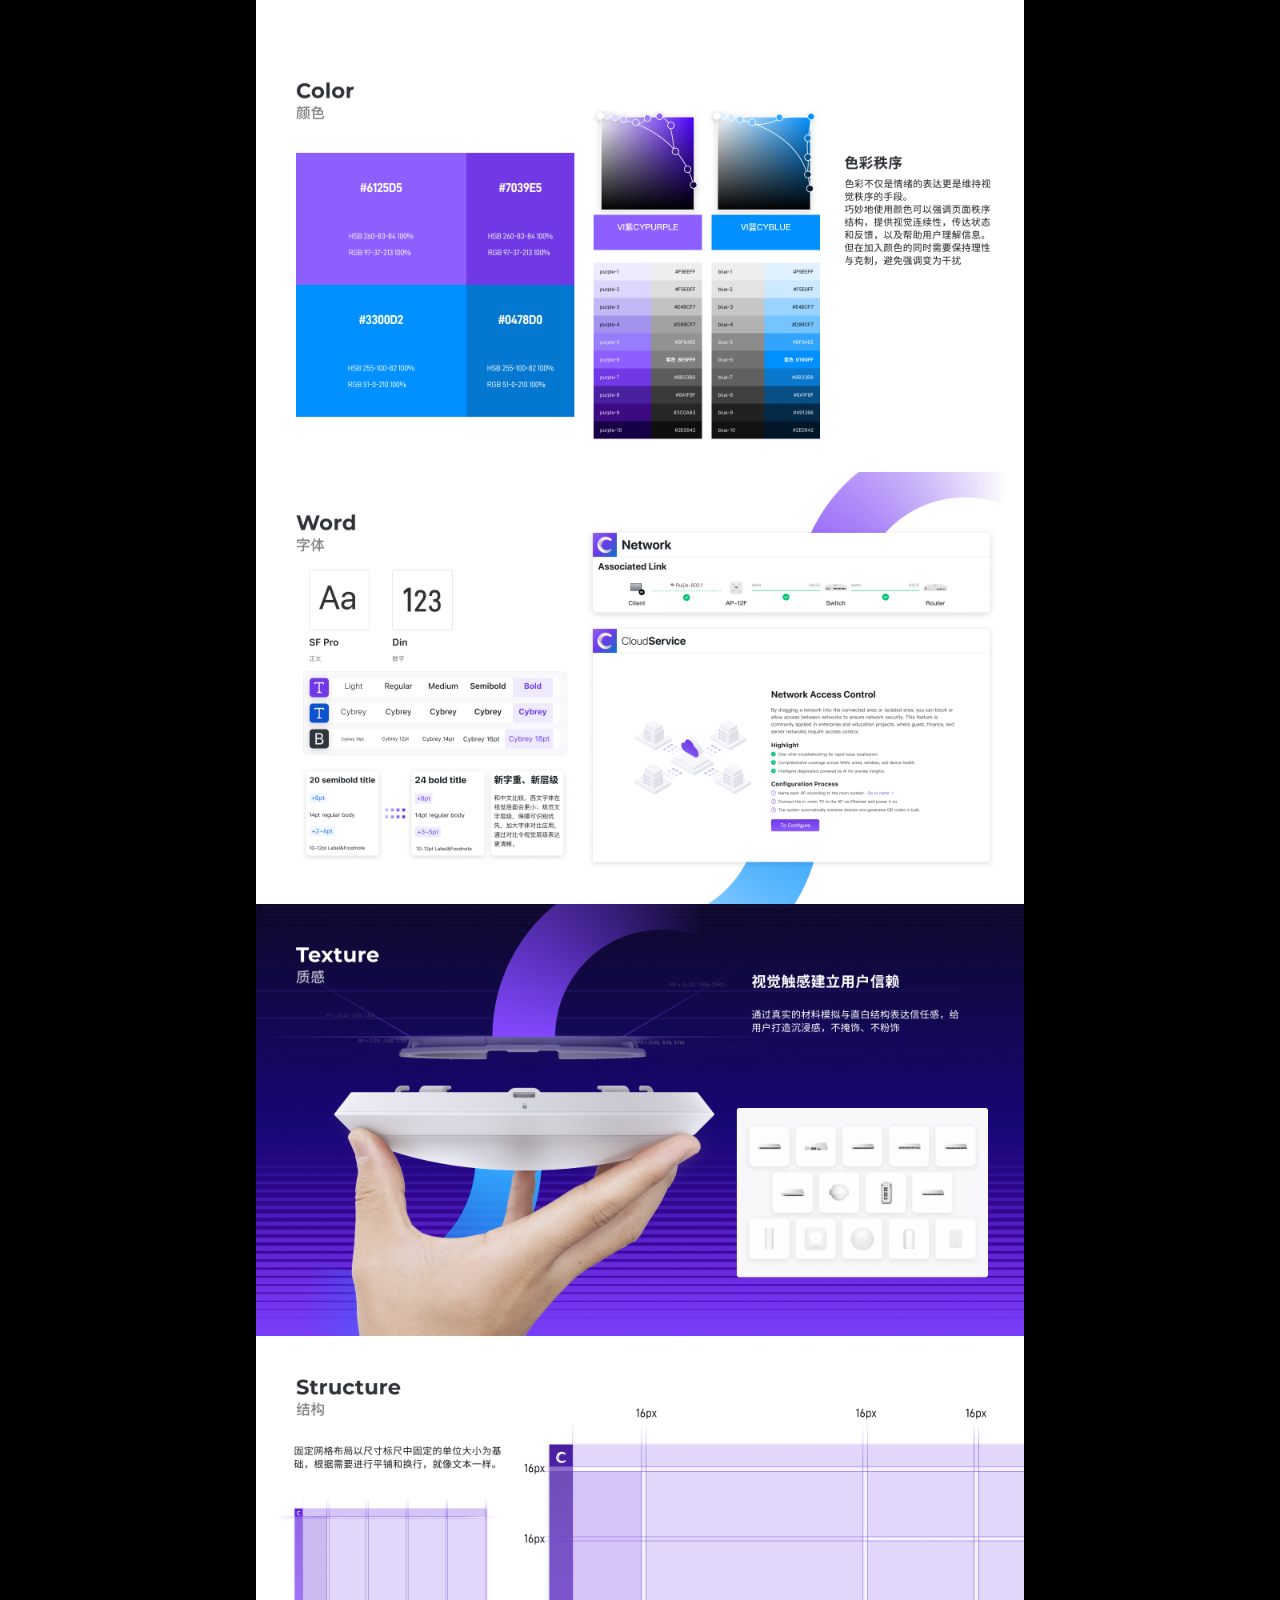
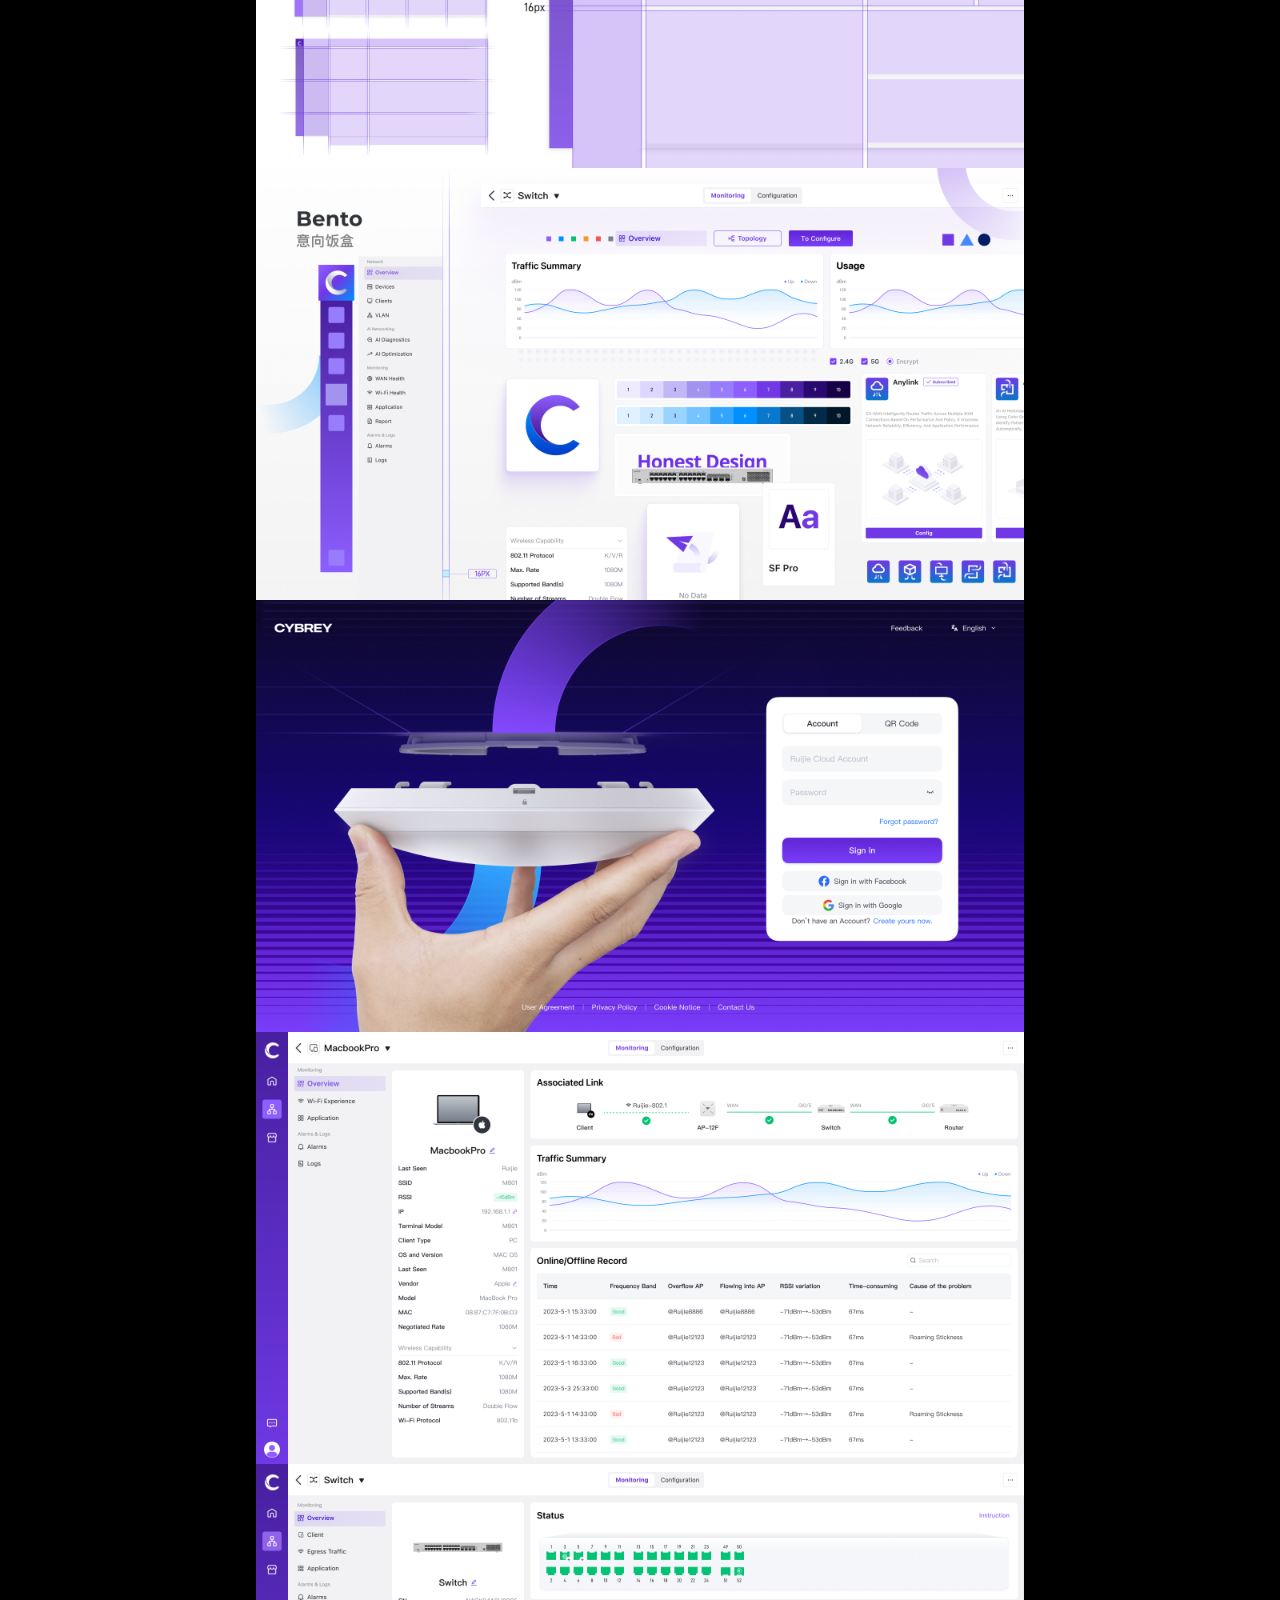
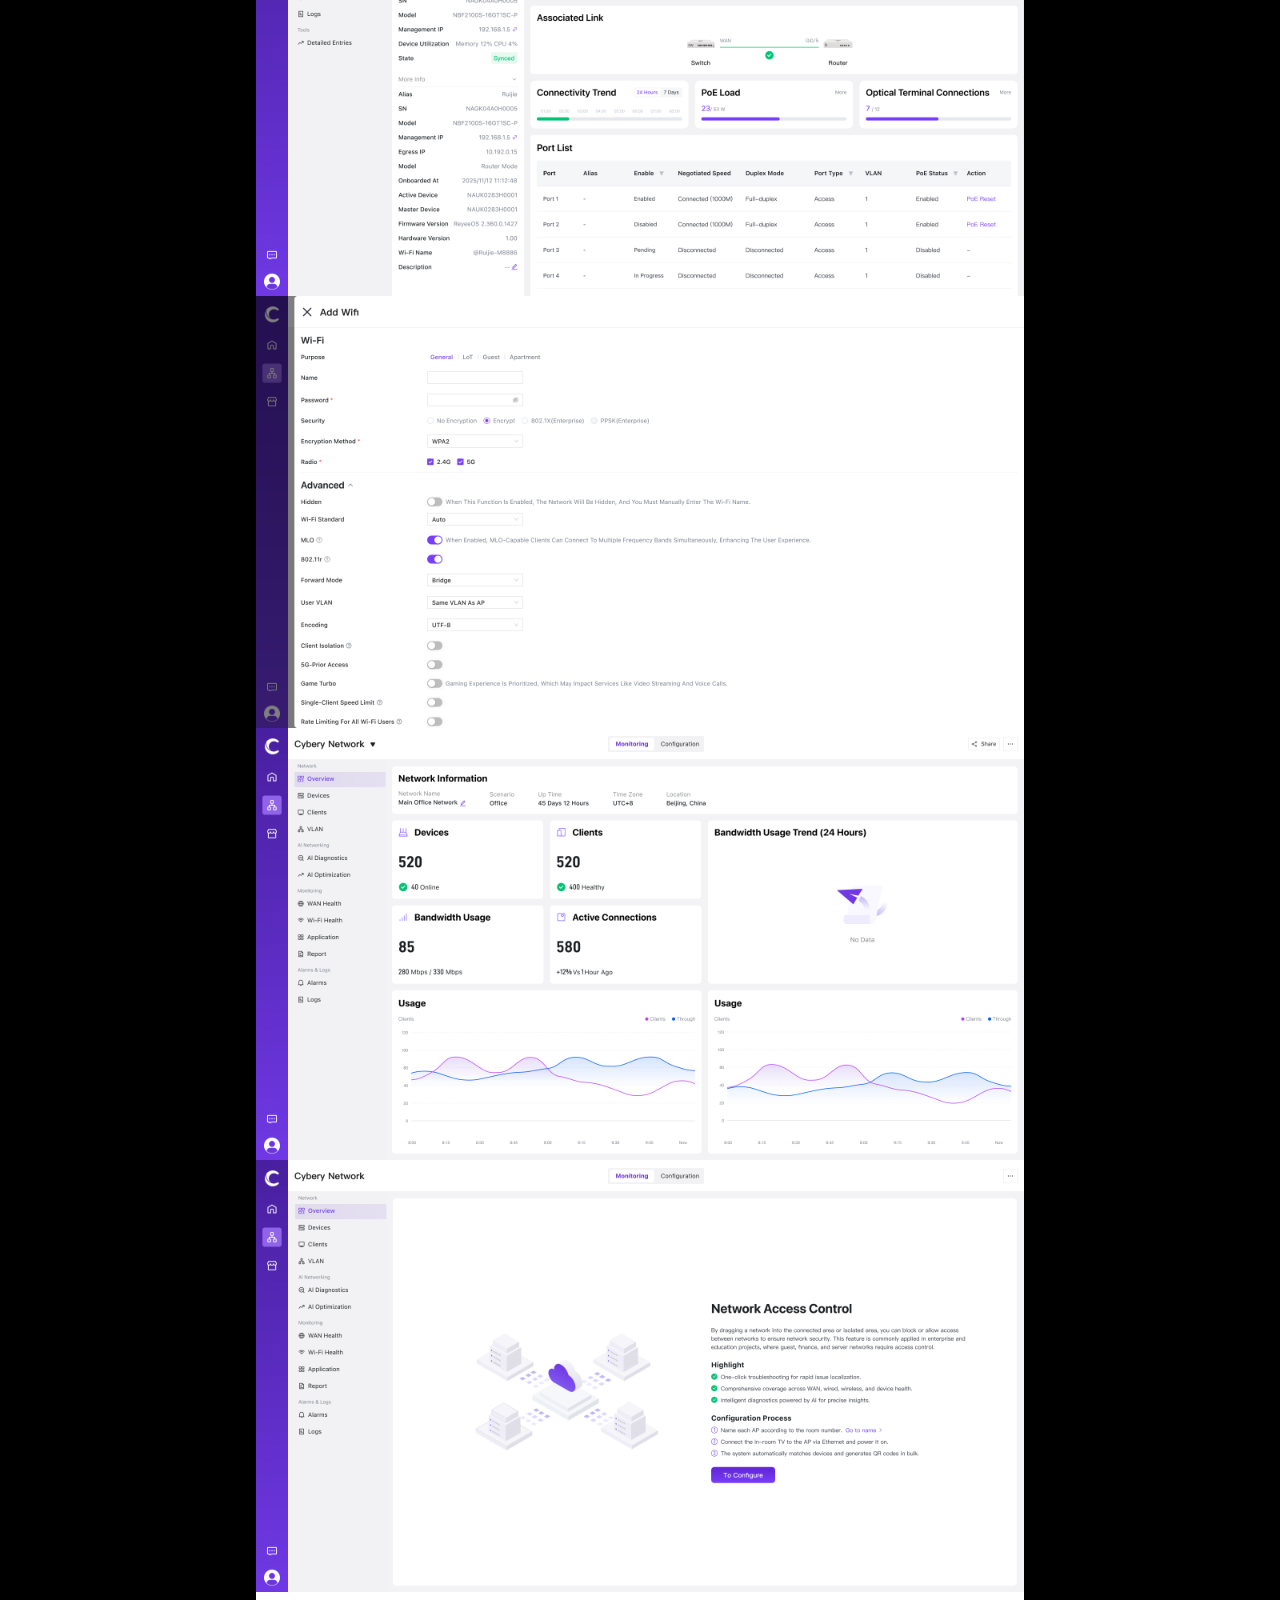
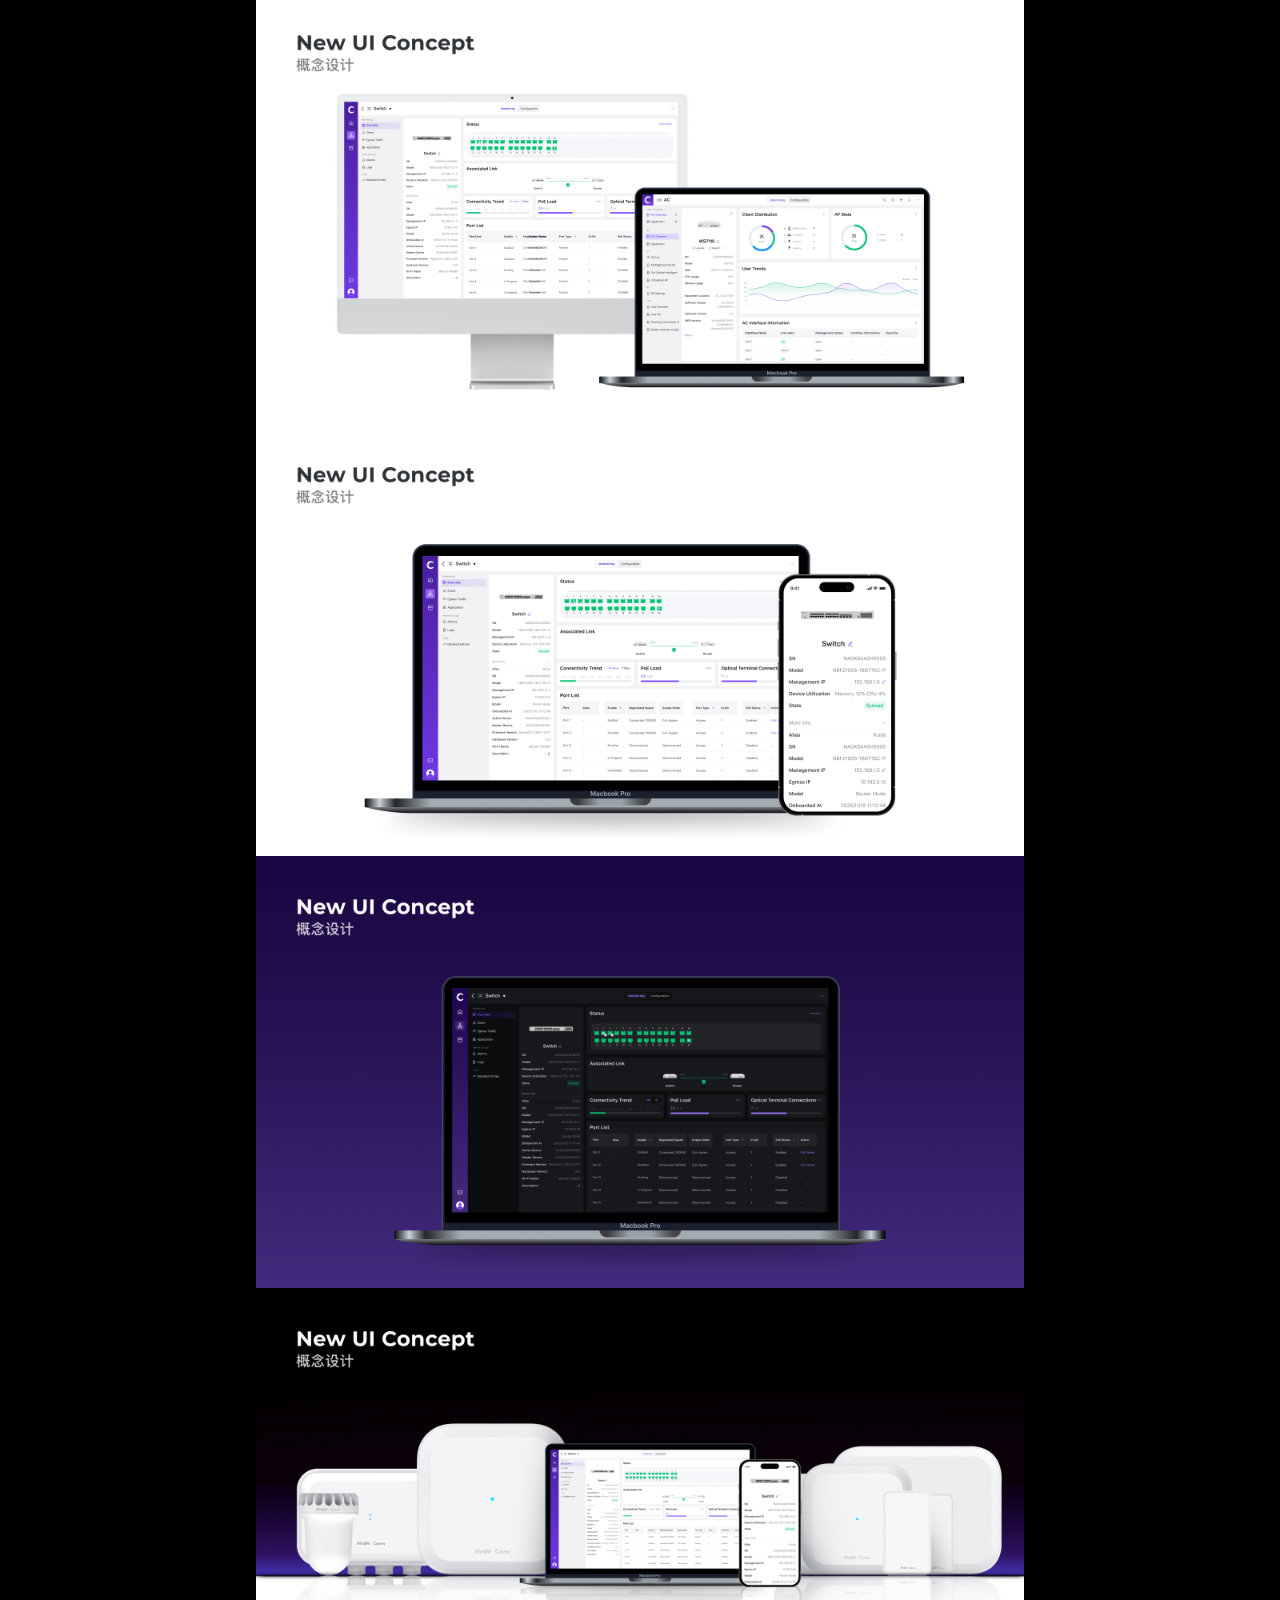
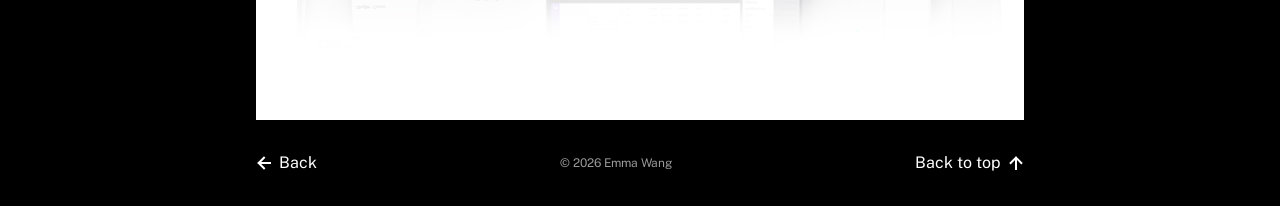
<file: sme-cloud.html>
<!doctype html>
<html lang="zh-CN">
<head>
<meta charset="UTF-8"><meta name="viewport" content="width=device-width, initial-scale=1">
<title>SME Cloud Platform — Emma Wang</title>
<meta name="description" content="SME Cloud Platform B2B / SaaS 云平台项目案例：用户研究、设计策略、交互设计与项目成果。">
<link rel="stylesheet" href="ai-pilot.css?v=case-mobile-1">
</head>
<body>
<header class="case-nav"><a class="case-link" href="index.html#projects" aria-label="Back to projects"><svg class="case-arrow case-arrow-left" viewBox="0 0 24 24" fill="none" aria-hidden="true"><path d="M12 21V4M4 12l8-8 8 8" stroke="currentColor" stroke-width="3" stroke-linecap="square" stroke-linejoin="miter"/></svg>Back</a><span>SME CLOUD PLATFORM</span><a class="case-link" href="#top">Back to top <svg class="case-arrow" viewBox="0 0 24 24" fill="none" aria-hidden="true"><path d="M12 21V4M4 12l8-8 8 8" stroke="currentColor" stroke-width="3" stroke-linecap="square" stroke-linejoin="miter"/></svg></a></header>
<main id="top" aria-label="SME Cloud Platform 完整项目案例">
<section class="case-panel" aria-label="SME Cloud Platform · Page 1" data-figma-node="2578:78392"><img src="assets/sme-cloud/page-01.webp" width="1920" height="1080" alt="SME Cloud Platform · Page 01" loading="eager" decoding="async" fetchpriority="high"></section>
<section class="case-panel" aria-label="SME Cloud Platform · Page 2" data-figma-node="2577:53900"><img src="assets/sme-cloud/page-02.webp" width="1920" height="1080" alt="SME Cloud Platform · Page 02" loading="lazy" decoding="async"></section>
<section class="case-panel" aria-label="SME Cloud Platform · Page 3" data-figma-node="2577:53912"><img src="assets/sme-cloud/page-03.webp" width="1920" height="1080" alt="SME Cloud Platform · Page 03" loading="lazy" decoding="async"></section>
<section class="case-panel" aria-label="SME Cloud Platform · Page 4" data-figma-node="2577:54318"><img src="assets/sme-cloud/page-04.webp" width="1920" height="1080" alt="SME Cloud Platform · Page 04" loading="lazy" decoding="async"></section>
<section class="case-panel" aria-label="SME Cloud Platform · Page 5" data-figma-node="2577:54325"><img src="assets/sme-cloud/page-05.webp" width="1920" height="1080" alt="SME Cloud Platform · Page 05" loading="lazy" decoding="async"></section>
<section class="case-panel" aria-label="SME Cloud Platform · Page 6" data-figma-node="2577:54364"><img src="assets/sme-cloud/page-06.webp" width="1920" height="1080" alt="SME Cloud Platform · Page 06" loading="lazy" decoding="async"></section>
<section class="case-panel" aria-label="SME Cloud Platform · Page 7" data-figma-node="2577:54410"><img src="assets/sme-cloud/page-07.webp" width="1920" height="1080" alt="SME Cloud Platform · Page 07" loading="lazy" decoding="async"></section>
<section class="case-panel" aria-label="SME Cloud Platform · Page 8" data-figma-node="2577:54442"><img src="assets/sme-cloud/page-08.webp" width="1920" height="1080" alt="SME Cloud Platform · Page 08" loading="lazy" decoding="async"></section>
<section class="case-panel" aria-label="SME Cloud Platform · Page 9" data-figma-node="2577:54528"><img src="assets/sme-cloud/page-09.webp" width="1920" height="1080" alt="SME Cloud Platform · Page 09" loading="lazy" decoding="async"></section>
<section class="case-panel" aria-label="SME Cloud Platform · Page 10" data-figma-node="2577:54557"><img src="assets/sme-cloud/page-10.webp" width="1920" height="1080" alt="SME Cloud Platform · Page 10" loading="lazy" decoding="async"></section>
<section class="case-panel" aria-label="SME Cloud Platform · Page 11" data-figma-node="2577:64183"><img src="assets/sme-cloud/page-11.webp" width="1920" height="1080" alt="SME Cloud Platform · Page 11" loading="lazy" decoding="async"></section>
<section class="case-panel" aria-label="SME Cloud Platform · Page 12" data-figma-node="2577:64361"><img src="assets/sme-cloud/page-12.webp" width="1920" height="1080" alt="SME Cloud Platform · Page 12" loading="lazy" decoding="async"></section>
<section class="case-panel" aria-label="SME Cloud Platform · Page 13" data-figma-node="2577:54722"><img src="assets/sme-cloud/page-13.webp" width="1920" height="1080" alt="SME Cloud Platform · Page 13" loading="lazy" decoding="async"></section>
<section class="case-panel" aria-label="SME Cloud Platform · Page 14" data-figma-node="2577:56143"><img src="assets/sme-cloud/page-14.webp" width="1920" height="1080" alt="SME Cloud Platform · Page 14" loading="lazy" decoding="async"></section>
<section class="case-panel" aria-label="SME Cloud Platform · Page 15" data-figma-node="2577:56351"><img src="assets/sme-cloud/page-15.webp" width="1920" height="1080" alt="SME Cloud Platform · Page 15" loading="lazy" decoding="async"></section>
<section class="case-panel" aria-label="SME Cloud Platform · Page 16" data-figma-node="2577:57367"><img src="assets/sme-cloud/page-16.webp" width="1920" height="1080" alt="SME Cloud Platform · Page 16" loading="lazy" decoding="async"></section>
<section class="case-panel" aria-label="SME Cloud Platform · Page 17" data-figma-node="2577:58888"><img src="assets/sme-cloud/page-17.webp" width="1920" height="1080" alt="SME Cloud Platform · Page 17" loading="lazy" decoding="async"></section>
<section class="case-panel" aria-label="SME Cloud Platform · Page 18" data-figma-node="2577:62330"><img src="assets/sme-cloud/page-18.webp" width="1920" height="1080" alt="SME Cloud Platform · Page 18" loading="lazy" decoding="async"></section>
<section class="case-panel" aria-label="SME Cloud Platform · Page 19" data-figma-node="2577:62685"><img src="assets/sme-cloud/page-19.webp" width="1920" height="1080" alt="SME Cloud Platform · Page 19" loading="lazy" decoding="async"></section>
<section class="case-panel" aria-label="SME Cloud Platform · Page 20" data-figma-node="2577:63232"><img src="assets/sme-cloud/page-20.webp" width="1920" height="1080" alt="SME Cloud Platform · Page 20" loading="lazy" decoding="async"></section>
<section class="case-panel" aria-label="SME Cloud Platform · Page 21" data-figma-node="2577:63869"><img src="assets/sme-cloud/page-21.webp" width="1920" height="1080" alt="SME Cloud Platform · Page 21" loading="lazy" decoding="async"></section>
<section class="case-panel" aria-label="SME Cloud Platform · Page 22" data-figma-node="2577:63381"><img src="assets/sme-cloud/page-22.webp" width="1920" height="1080" alt="SME Cloud Platform · Page 22" loading="lazy" decoding="async"></section>
<section class="case-panel" aria-label="SME Cloud Platform · Page 23" data-figma-node="2577:60238"><img src="assets/sme-cloud/page-23.webp" width="1920" height="1080" alt="SME Cloud Platform · Page 23" loading="lazy" decoding="async"></section>
<section class="case-panel" aria-label="SME Cloud Platform · Page 24" data-figma-node="2577:59136"><img src="assets/sme-cloud/page-24.webp" width="1920" height="1080" alt="SME Cloud Platform · Page 24" loading="lazy" decoding="async"></section>
<section class="case-panel" aria-label="SME Cloud Platform · Page 25" data-figma-node="2577:61391"><img src="assets/sme-cloud/page-25.webp" width="1920" height="1080" alt="SME Cloud Platform · Page 25" loading="lazy" decoding="async"></section>
<section class="case-panel" aria-label="SME Cloud Platform · Page 26" data-figma-node="2577:60046"><img src="assets/sme-cloud/page-26.webp" width="1920" height="1080" alt="SME Cloud Platform · Page 26" loading="lazy" decoding="async"></section>
</main>
<footer class="case-footer"><a class="case-link" href="index.html#projects" aria-label="Back to projects"><svg class="case-arrow case-arrow-left" viewBox="0 0 24 24" fill="none" aria-hidden="true"><path d="M12 21V4M4 12l8-8 8 8" stroke="currentColor" stroke-width="3" stroke-linecap="square" stroke-linejoin="miter"/></svg>Back</a><span>© 2026 Emma Wang</span><a class="case-link" href="#top">Back to top <svg class="case-arrow" viewBox="0 0 24 24" fill="none" aria-hidden="true"><path d="M12 21V4M4 12l8-8 8 8" stroke="currentColor" stroke-width="3" stroke-linecap="square" stroke-linejoin="miter"/></svg></a></footer>
<script src="ai-pilot.js?v=case-mobile-1"></script>
</body></html>
</file>
<file: styles.css>
@font-face{font-family:'Public Sans';src:url('assets/public-sans-400.ttf') format('truetype');font-weight:400;font-display:swap}@font-face{font-family:'Public Sans';src:url('assets/public-sans-600.ttf') format('truetype');font-weight:600 900;font-display:swap}
:root{color-scheme:dark;--bg:#000;--text:#fff;--muted:#b3b3b3}*{box-sizing:border-box}html{scroll-behavior:smooth;scroll-snap-type:y proximity}body{margin:0;background:var(--bg);color:var(--text);font-family:'Public Sans',sans-serif;font-size:clamp(14px,1.25vw,24px)}button,input,textarea{font:inherit}a{color:inherit;text-decoration:none}button{cursor:pointer;color:inherit}button:focus-visible,a:focus-visible,input:focus-visible,textarea:focus-visible,[tabindex]:focus-visible{outline:2px solid #eddf9d;outline-offset:7px}button{border:0;background:none}p,h1,h2,h3{margin:0}img{display:block}.screen{position:relative;min-height:56.25vw;scroll-snap-align:start;overflow:hidden}.hero{height:100svh;min-height:56.25vw;max-height:80vw}.hero header{position:absolute;z-index:3;inset:2.2vw 3.2vw auto 2.4vw;display:flex;justify-content:space-between;align-items:flex-start;font-size:clamp(11px,1.042vw,20px)}.brand{line-height:1.25}.brand img{display:inline-block;vertical-align:middle;margin-left:12px}.mood{padding:1.2vw 0}.hero-photo{position:absolute;width:39.427%;height:auto;left:34.375%;top:50%;transform:translateY(-53%)}h1{position:absolute;left:2.4%;right:.6%;bottom:2.1%;display:flex;align-items:baseline;justify-content:space-between;font-size:14.33vw;font-weight:600;line-height:.95;letter-spacing:-.065em}.surname{font-family:'Times New Roman',serif;font-size:14vw;font-weight:400;letter-spacing:-.075em}.side-nav{position:fixed;right:2.15vw;top:50%;transform:translateY(-50%);z-index:20;display:flex;flex-direction:column;gap:12px;mix-blend-mode:difference}.side-nav a{width:85px;height:22px;position:relative;display:flex;justify-content:flex-end;align-items:center;transition:height .35s}.side-nav a::after{content:'';height:100%;width:2px;background:#777}.side-nav a.active{height:48px}.side-nav a.active::after{background:white}.side-nav span{font-size:12px;margin-right:10px;opacity:0;transition:opacity .2s}.side-nav .active span,.side-nav a:hover span,.side-nav a:focus-visible span{opacity:1}.eyebrow{font-size:clamp(10px,1.042vw,20px);font-weight:400;letter-spacing:.22em;color:var(--muted);line-height:1.4}.about{display:grid;grid-template-columns:51.5% 48.5%;align-items:start}.portrait{position:relative;width:100%;aspect-ratio:987/1080}.portrait-frame{position:absolute;left:.76%;top:-7.26%;width:90%;height:127.36%;object-fit:cover}.portrait-crop{position:absolute;left:17.396%;top:23.913%;width:57.947%;height:53.387%;overflow:hidden}.portrait-crop img{position:absolute;width:99.92%;height:132.2%;top:-32.21%;left:-.02%;object-fit:fill}.stars-crop{position:absolute;left:-7.468%;top:-23.324%;width:106.419%;height:108.909%;overflow:hidden;pointer-events:none}.stars-crop img{position:absolute;height:100%;width:100.01%;left:-.01%;top:5.99%}.about-copy{padding:11.6vw 8.2vw 5vw 1.7vw}.bio{margin-top:3.5vw;line-height:1.38}.bio p+p{margin-top:1.25vw}.greeting{font-size:1.46vw}.pill{display:inline-flex;align-items:center;justify-content:center;min-height:38px;height:3.75vw;min-width:210px;width:21.15vw;padding:0 18px;border-radius:50px;background:#f0f0f0;color:#1a1e26;letter-spacing:.07em;font-size:clamp(12px,1.3vw,25px);transition:background .2s,transform .2s}.pill:hover{background:#e9dda5;transform:translateY(-2px)}.about .pill{margin-top:5.4vw}.experience{color:#000;min-height:56.25vw}.train{position:absolute;left:0;top:-5.104vw;width:110.9375%;height:83.177vw;object-fit:cover;will-change:transform}.timeline{position:relative;width:41.25%;margin:7.5vw 0 7.5vw 4.635%;display:flex;flex-direction:column;gap:3.333vw}.meta{display:flex;justify-content:space-between;gap:12px;font-size:1.042vw;white-space:nowrap}.meta span:last-child{margin-left:auto}.timeline h3{font-size:1.25vw;line-height:1.4;margin-top:.833vw;font-weight:600}.timeline p{font-size:1.042vw;line-height:1.36;margin-top:.833vw}.rule{height:1px;overflow:hidden}.rule img{display:block;max-width:none}.timeline article{transition:opacity .7s,transform .7s}.timeline article:nth-of-type(2){transition-delay:.15s}.timeline article:nth-of-type(3){transition-delay:.3s}.js-motion .timeline:not(.in-view) article{opacity:0;transform:translateY(20px)}.projects{padding:4.6875vw 4.53vw 7.3vw 5.1vw}.section-heading{display:flex;justify-content:space-between}.project-layout{display:grid;grid-template-columns:1fr .983fr;gap:1.354vw;margin-top:3.6vw}.project-list{padding-top:.7vw}.project{display:block;width:100%;text-align:left;padding:0;transition:color .2s}.project>span{display:block;font-size:6.19vw;line-height:1.18;letter-spacing:-.035em;white-space:nowrap}.project small{display:block;color:var(--muted);font-size:1.042vw;letter-spacing:.22em;margin-top:.25vw}.project-list .rule{margin:3.35vw 0 2.1vw}.project:hover,.project:focus-visible{color:#e9dda5}.preview-meta{display:flex;justify-content:space-between;font-size:.938vw;letter-spacing:.22em;color:var(--muted);margin:-1.4vw 0 .8vw}.preview-image{position:relative;display:block;width:100%;aspect-ratio:847/735;overflow:hidden;padding:0;text-align:left;background:#0c0c0c}.preview-image>img{position:absolute;height:100%;width:154.3%;max-width:none;left:-3.45%;top:0;object-fit:fill}.project-placeholder{position:absolute;inset:0;padding:10%;display:flex;flex-direction:column;justify-content:center;background:#121212;font-size:3.8vw;line-height:1.15}.project-placeholder small{font-size:12px;letter-spacing:.16em;margin-top:28px;color:var(--muted)}[hidden]{display:none!important}.contact{display:grid;grid-template-columns:50% 50%;padding:7.03vw 6.04vw 5.83vw}.contact-form{width:91.9%}.contact h2{font-size:7.8vw;font-weight:600;letter-spacing:-.045em;line-height:1.18;margin-bottom:1.55vw}.contact form{display:flex;flex-direction:column;gap:3.54vw}.name-fields{display:grid;grid-template-columns:1fr 1fr;gap:6.145vw}.contact label{display:flex;flex-direction:column;gap:2.1vw;font-size:1.042vw;letter-spacing:.22em;color:var(--muted)}input,textarea{border:0;border-bottom:1px solid #303030;background:transparent;color:white;border-radius:0;padding:.2vw 1.56vw .4vw;width:100%;font-size:1.458vw;letter-spacing:0;resize:vertical;min-height:28px}input::placeholder,textarea::placeholder{color:#aaa;opacity:1}textarea{max-height:150px}.contact-art{position:relative;min-width:0}.camera{position:relative;display:block;width:92%;margin:-4.32vw 0 -3.8vw 3.9%;padding:0;z-index:2}.camera img{width:100%}.contact address{font-style:normal;margin:0 0 0 30%;position:relative;z-index:3;transition:opacity .3s}.contact address>div+div{margin-top:2.5vw}.contact address a,.contact address button{display:block;padding:0;margin:1.04vw 0 0 1.93vw;font-size:1.458vw}.instant-photo{position:absolute;width:75.6%;top:21.2vw;left:13%;opacity:0;transform:translateY(-6vw);transition:transform .8s,opacity .4s;z-index:1;pointer-events:none}.instant-photo img{width:100%}.instant-photo span{position:absolute;inset:37% 25% 20%;text-align:center;font-size:1.8vw;line-height:1.4}.instant-photo i{font-family:Georgia,serif;color:#e6d19b}.contact-art.printed .instant-photo{opacity:1;transform:translateY(0)}.contact-art.printed address{opacity:0;pointer-events:none}.form-note{font-size:12px;color:var(--muted);letter-spacing:0;min-height:18px;margin-top:-2vw}.skip{position:fixed;left:15px;top:-70px;z-index:50;background:white;color:black;padding:12px}.skip:focus{top:15px}dialog{background:#151515;color:white;border:1px solid #454545;width:min(520px,90vw);padding:45px;border-radius:3px}dialog::backdrop{background:#000b;backdrop-filter:blur(6px)}dialog h2{font-size:32px;margin:24px 0 18px}dialog p:not(.eyebrow){line-height:1.6;color:#bbb;font-size:16px}dialog .pill{margin-top:30px;width:auto}.close-dialog{position:absolute;right:12px;top:8px;font-size:30px}.toast{position:fixed;bottom:28px;left:50%;transform:translate(-50%,20px);background:#f0f0f0;color:#111;padding:14px 24px;border-radius:30px;font-size:14px;z-index:40;opacity:0;pointer-events:none;transition:.2s}.toast.visible{opacity:1;transform:translate(-50%,0)}
@media(min-width:1921px){.side-nav{right:30px}}
@media(max-width:760px){html{scroll-snap-type:none}.screen{min-height:auto}.hero{height:100svh;min-height:650px;max-height:none}.hero header{inset:24px 22px;font-size:11px}.brand img{width:24px;height:auto;margin-left:5px}.mood{padding:0}.hero-photo{width:86%;left:7%;top:44%;transform:translateY(-50%)}h1{left:5%;right:5%;bottom:10%;font-size:19vw;letter-spacing:-.06em}.surname{font-size:19vw}.side-nav{right:10px;gap:9px}.side-nav a{width:20px;height:18px}.side-nav a.active{height:34px}.side-nav span{display:none}.about{display:flex;flex-direction:column;padding-bottom:70px}.portrait{width:95%;aspect-ratio:987/1080}.about-copy{padding:15px 36px 0 26px}.eyebrow{font-size:10px}.bio{margin-top:28px;font-size:15px;line-height:1.65}.bio p+p{margin-top:18px}.greeting{font-size:18px}.about .pill{margin-top:30px}.pill{height:44px;font-size:12px;width:220px}.experience{min-height:830px;padding:55px 36px 60px 26px}.train{width:255%;height:120%;top:-5%;left:0;object-fit:cover}.timeline{width:100%;margin:0;gap:30px}.meta{font-size:10px;flex-wrap:wrap;gap:10px}.meta span:last-child{flex-basis:100%;margin:0;font-size:11px}.timeline h3{font-size:16px;margin-top:12px}.timeline p{font-size:14px;margin-top:12px;line-height:1.55}.projects{padding:60px 36px 65px 26px}.project-layout{grid-template-columns:1fr;gap:38px;margin-top:36px}.project>span{font-size:10.1vw}.project small{font-size:10px;margin-top:8px}.project-list .rule{margin:24px 0}.preview-meta{font-size:9px;margin:0 0 12px}.project-placeholder{font-size:32px}.contact{grid-template-columns:1fr;padding:55px 36px 70px 26px}.contact-form{width:100%}.contact h2{font-size:64px;margin-bottom:30px}.contact form{gap:30px}.name-fields{gap:24px}.contact label{font-size:10px;gap:22px}input,textarea{font-size:16px;padding:0 4px 9px}.form-note{margin-top:-12px;line-height:1.5}.contact-art{margin-top:10px;min-height:480px}.camera{width:100%;margin:-10px 0 -25px}.contact address{margin-left:22%}.contact address>div+div{margin-top:22px}.contact address a,.contact address button{font-size:14px;margin:10px 0 0}.instant-photo{width:83%;left:10%;top:44%;transform:translateY(-45px)}.instant-photo span{font-size:20px}.contact-art.printed address{visibility:hidden}.toast{width:max-content;max-width:90vw;text-align:center}}
@media(prefers-reduced-motion:reduce){html{scroll-behavior:auto}*,*::before,*::after{transition:none!important;animation:none!important}.js-motion .timeline:not(.in-view) article{opacity:1;transform:none}.train{transform:none!important}}
.project-layout{grid-template-columns:minmax(0,1fr) minmax(0,.983fr)}.project-list,.preview{min-width:0}.rule{width:100%}@media(max-width:760px){.project-layout{grid-template-columns:minmax(0,1fr)}}
html{scroll-snap-type:none}
@media(max-width:760px){h1{font-size:18vw;gap:8px}.surname{font-size:18vw}}
/* About: text fades in within 1s; photo develops over 3s on every entry. */
.portrait{perspective:1400px}
.photo-turn{position:absolute;inset:0;transform-style:preserve-3d;transform-origin:46% 53%;transition:transform 650ms cubic-bezier(.2,.65,.25,1)}
.photo-front{position:absolute;inset:0;backface-visibility:hidden;-webkit-backface-visibility:hidden}
.photo-back{position:absolute;left:14.15%;top:19.5%;width:64%;height:67.4%;display:grid;place-items:center;padding:8% 2%;background:#e9e6dc;background-image:repeating-linear-gradient(2deg,transparent 0 3px,#675c3b06 3px 4px);color:#49473e;border-radius:2px;box-shadow:inset 0 0 28px #8e80662b;transform:rotateY(180deg);backface-visibility:hidden;-webkit-backface-visibility:hidden;text-align:center}
.photo-back p{font-family:'Figma Hand','Bradley Hand','Segoe Print',cursive;font-size:clamp(15px,1.8vw,34px);line-height:2.3;transform:rotate(-3deg);letter-spacing:.04em;font-weight:400}
.photo-back span{font-family:'Bradley Hand','Segoe Print','Apple Chancery',cursive;font-size:.9em;letter-spacing:.015em}
.photo-toggle{position:absolute;left:14.15%;top:19.5%;width:64%;height:67.4%;padding:0;z-index:2;background:transparent;border-radius:2px;cursor:pointer}
.portrait.is-flipped .photo-turn{transform:rotateY(180deg)}
.photo-front .portrait-crop img{transition:filter 3s ease-out,opacity 3s ease-out}
.about-copy{transition:opacity 1s ease-out,transform 1s ease-out}
.js-motion .about:not(.is-developed) .portrait-crop img{filter:contrast(.45) saturate(.35) brightness(1.18);opacity:.5}
.js-motion .about:not(.is-developed) .about-copy{opacity:0;transform:translateY(8px)}
.stars-crop{z-index:3;pointer-events:none}
.star-field{position:absolute;inset:5.99% -.00% -5.99% -.01%}
.silver-star{position:absolute;display:block;background-image:url('assets/asset-4.webp');background-size:var(--sprite-size);background-position:var(--sprite-pos);background-repeat:no-repeat;pointer-events:auto;isolation:isolate;transition:transform 380ms ease-out}
.silver-star::after{content:'';position:absolute;inset:0;opacity:0;background:linear-gradient(115deg,transparent 25%,#fff0 40%,#fff 50%,#fff0 60%,transparent 75%);background-size:300% 100%;background-position:100% 0;mask-image:url('assets/asset-4.webp');mask-size:var(--sprite-size);mask-position:var(--sprite-pos);mask-repeat:no-repeat;-webkit-mask-image:url('assets/asset-4.webp');-webkit-mask-size:var(--sprite-size);-webkit-mask-position:var(--sprite-pos);-webkit-mask-repeat:no-repeat;mix-blend-mode:screen;pointer-events:none}
@media(hover:hover) and (pointer:fine){.silver-star:hover{transform:rotate(3deg)}.silver-star:hover::after{animation:star-glint 560ms ease-out 1}}
@keyframes star-glint{0%{background-position:100% 0;opacity:0}20%{opacity:.7}75%{opacity:.7}100%{background-position:0% 0;opacity:0}}
@media(max-width:760px){.photo-back p{font-size:clamp(15px,4.1vw,27px)}}
@media(prefers-reduced-motion:reduce){.about-copy,.photo-front .portrait-crop img{opacity:1!important;filter:none!important;transform:none!important}.silver-star:hover{transform:none}}

/* Reset offscreen immediately so a quick return also starts a fresh fade. */
.js-motion .about:not(.is-developed) .portrait-crop img,.js-motion .about:not(.is-developed) .about-copy{transition:none;opacity:0}
.photo-back p{white-space:nowrap;font-size:clamp(16px,2vw,38px);letter-spacing:0}
@media(max-width:760px){.photo-back p{font-size:clamp(14px,4.4vw,28px)}}
@media(prefers-reduced-motion:reduce){.js-motion .about:not(.is-developed) .portrait-crop img,.js-motion .about:not(.is-developed) .about-copy{opacity:1}}
/* Keep the Polaroid caption strip blank. */
.photo-front::after{content:'';position:absolute;left:35%;top:80.6%;width:29%;height:4.8%;background:#e6e4da;background-image:repeating-linear-gradient(3deg,transparent 0 2px,#92897408 2px 3px);box-shadow:0 0 5px 3px #e6e4da;pointer-events:none}

/* A restrained film exposure: one pass on entry, with text kept above it. */
.experience::after{content:'';position:absolute;inset:0;pointer-events:none;background:linear-gradient(90deg,rgba(255,218,100,.32),rgba(255,233,170,.16) 38%,transparent 57%);opacity:0;z-index:1}
.experience .timeline{z-index:2}
.experience.is-entered::after{animation:film-exposure 1500ms ease-out 1 both}
@keyframes film-exposure{0%{opacity:0}35%{opacity:.7}100%{opacity:0}}
.timeline article{transition:opacity 850ms ease-out,transform 850ms cubic-bezier(.2,.65,.3,1)}
.timeline article:nth-of-type(2){transition-delay:260ms}
.timeline article:nth-of-type(3){transition-delay:520ms}
.js-motion .timeline:not(.in-view) article{transition:none;opacity:0;transform:translateY(14px)}
@media(prefers-reduced-motion:reduce){.experience.is-entered::after{animation:none;opacity:0}.js-motion .timeline:not(.in-view) article{opacity:1;transform:none}}

/* Project details matched to Ember; retain the portfolio's existing layout. */
.projects{overflow:visible}
.projects .section-heading{transition:opacity .8s cubic-bezier(.22,1,.36,1),transform .8s cubic-bezier(.22,1,.36,1)}
.js-motion .projects .section-heading:not(.is-revealed){opacity:0;transform:translateY(28px)}
.project{opacity:.4;transition:opacity .5s cubic-bezier(.4,0,.2,1);color:#fff}
.project.active,.project:hover,.project:focus-visible{opacity:1;color:#fff}
.preview{position:sticky;top:25vh;align-self:start}
@media(max-width:760px){.preview{position:static}}
@media(prefers-reduced-motion:reduce){.js-motion .projects .section-heading:not(.is-revealed){opacity:1;transform:none}.project{transition:none}}

/* A real deck: square image window in an 88:107 instant-film frame. */
.photo-stack{width:29%;left:39%;aspect-ratio:88/107;z-index:2;perspective:1200px}
.photo-deck{position:absolute;inset:-10%;width:120%;height:120%;padding:0;touch-action:manipulation;-webkit-tap-highlight-color:transparent}
.polaroid-card{position:absolute;left:8.333%;top:8.333%;width:83.333%;height:83.333%;padding:6.5% 6.5% 0;background:#f0eee7;border:1px solid #dedbd2;box-shadow:0 6px 18px #0007,inset 0 0 20px #d6cfbd40;display:flex;flex-direction:column;pointer-events:none;transform:translate(var(--x),var(--y)) rotate(var(--r));transition:transform 480ms cubic-bezier(.22,1,.36,1),opacity 300ms;backface-visibility:hidden}
.polaroid-card img{width:100%;aspect-ratio:1;object-fit:cover;flex:none;user-select:none}
.polaroid-note{flex:1;display:grid;place-items:center;color:#45423d;font-family:'Figma Hand','Bradley Hand','Segoe Print',cursive;font-size:clamp(11px,1.15vw,20px);line-height:1.15;transform:rotate(-2deg);white-space:nowrap}
/* Uneven, close-packed layers based on the supplied stack reference. */
.polaroid-card[data-slot="0"]{--x:0%;--y:0%;--r:-1.8deg}
.polaroid-card[data-slot="1"]{--x:-4%;--y:3%;--r:3deg}
.polaroid-card[data-slot="2"]{--x:3%;--y:5%;--r:8deg}
.polaroid-card[data-slot="3"]{--x:-9%;--y:8%;--r:-17deg}
.polaroid-card[data-slot="4"]{--x:4%;--y:0%;--r:17deg}
.polaroid-card[data-slot="5"]{--x:-3%;--y:11%;--r:4deg}
.polaroid-card[data-slot="6"]{--x:-6%;--y:7%;--r:-5deg}
.polaroid-card[data-slot="7"]{--x:0%;--y:0%;--r:0deg;opacity:0;visibility:hidden}
@media(hover:hover){.photo-deck:hover .polaroid-card[data-slot="1"]{--x:-6%;--y:4%;--r:4deg}.photo-deck:hover .polaroid-card[data-slot="2"]{--x:6%;--y:6%;--r:10deg}.photo-deck:hover .polaroid-card[data-slot="3"]{--x:-12%;--y:9%;--r:-20deg}.photo-deck:hover .polaroid-card[data-slot="4"]{--x:6%;--y:-2%;--r:19deg}}
.deck-hint{position:absolute;top:122%;left:0;width:100%;display:flex;justify-content:space-between;color:#888;font-size:9px;letter-spacing:.16em;pointer-events:none}
.photo-deck:focus-visible{outline-offset:12px;border-radius:3px}
@media(max-width:760px){.photo-stack{width:59%;left:20.5%;top:43%}.polaroid-note{font-size:clamp(10px,2.7vw,16px)}.deck-hint{font-size:8px}}
@media(prefers-reduced-motion:reduce){.polaroid-card{transition:none}}
@media(min-width:761px){.photo-stack{width:25%;left:41%;top:44%}.deck-hint{top:122%}}

/* Hand-lettered scrapbook strips overlap the lower-right photo edge. */
.polaroid-note{position:absolute;right:3%;bottom:3.5%;width:86%;display:flex;flex-direction:column;align-items:flex-end;justify-content:center;gap:1px;transform:rotate(-3deg);font-family:'Chalkboard SE','Chalkboard','Comic Sans MS','Bradley Hand',cursive;font-weight:700;font-size:clamp(12px,1.45vw,25px);line-height:1.12;letter-spacing:-.055em;color:#30302e;white-space:normal;text-align:right;filter:drop-shadow(0 1px 1px #00000012)}
.note-strip{position:relative;display:block;max-width:100%;padding:.06em .28em .12em;background:rgba(246,245,238,.86);box-shadow:0 1px 1px #0000000b;transform:rotate(2deg);border-radius:1px 3px 1px 2px}
.note-strip:nth-child(2){transform:translateX(2%) rotate(-2deg);background:rgba(241,239,231,.92);margin-top:-.02em}
.polaroid-card:nth-child(3n) .polaroid-note{transform:rotate(2deg)}
.polaroid-card:nth-child(3n + 1) .note-strip:first-child{transform:rotate(-2deg) translateX(-3%)}
@media(max-width:760px){.polaroid-note{font-size:clamp(12px,3.4vw,21px)}}
.polaroid-note{top:73%;bottom:auto;right:1%;width:94%;font-size:clamp(14px,1.8vw,29px);text-shadow:.25px 0 currentColor,-.25px 0 currentColor;letter-spacing:-.045em}
@media(max-width:760px){.polaroid-note{font-size:clamp(14px,4.2vw,24px)}}

@font-face{font-family:'Permanent Marker';src:url('assets/permanent-marker.ttf') format('truetype');font-weight:400;font-style:normal;font-display:swap}
.polaroid-note{font-family:'Permanent Marker','Bradley Hand',cursive;font-weight:400;letter-spacing:-.035em;text-shadow:none;font-size:clamp(13px,1.65vw,27px);line-height:1.22}
.note-strip{white-space:nowrap}
.ink-letter{display:inline-block;transform:rotate(-3deg) translateY(.01em);transform-origin:50% 75%}
.ink-letter:nth-child(3n){transform:rotate(4deg) translateY(-.035em) scale(1.04)}
.ink-letter:nth-child(4n){transform:rotate(-5deg) translateY(.045em) scale(.96)}
.ink-letter:nth-child(5n){transform:rotate(2deg) translateY(-.02em) scale(1.06)}
@media(max-width:760px){.polaroid-note{font-size:clamp(13px,3.9vw,23px)}}

/* Fixed per-photo placements, so the scrapbook rhythm survives reshuffling. */
.polaroid-card:nth-child(6n + 1) .polaroid-note{top:78%;right:auto;left:3%;width:92%;align-items:flex-start;text-align:left;transform:rotate(-5deg)}
.polaroid-card:nth-child(6n + 2) .polaroid-note{top:80%;right:4%;width:90%;align-items:flex-end;text-align:right;transform:rotate(3deg)}
.polaroid-card:nth-child(6n + 3) .polaroid-note{top:79%;right:auto;left:3%;width:94%;align-items:center;text-align:center;transform:rotate(-2deg)}
.polaroid-card:nth-child(6n + 4) .polaroid-note{top:74%;right:1%;width:94%;align-items:flex-end;text-align:right;transform:rotate(-6deg)}
.polaroid-card:nth-child(6n + 5) .polaroid-note{top:76%;right:auto;left:2%;width:94%;align-items:flex-start;text-align:left;transform:rotate(4deg)}
.polaroid-card:nth-child(6n) .polaroid-note{top:82%;right:auto;left:4%;width:92%;align-items:center;text-align:center;transform:rotate(2deg)}
/* Give single-line notes comfortable width without forcing a line break. */
.polaroid-note.note-single{font-size:clamp(12px,1.35vw,23px);margin-top:3%}
@media(max-width:760px){.polaroid-note.note-single{font-size:clamp(11px,3.2vw,20px)}}
/* Keep the opening seaside caption on the right as requested. */
.polaroid-card:first-child .polaroid-note{left:auto;right:3%;align-items:flex-end;text-align:right}

/* Loose pen lettering, written directly on the instant-film border. */
@font-face{font-family:'Reenie Beanie';src:url('assets/reenie-beanie.ttf') format('truetype');font-weight:400;font-style:normal;font-display:swap}
.polaroid-note{font-family:'Reenie Beanie','Bradley Hand',cursive;font-weight:400;font-size:clamp(20px,2.6vw,44px);line-height:.8;letter-spacing:-.035em;color:#242329;filter:none}
.polaroid-note.note-single{font-size:clamp(19px,2.25vw,38px);margin-top:2%}
.polaroid-note .note-strip{background:none;box-shadow:none;padding:0 .12em .06em}
.ink-letter:nth-child(3n){transform:rotate(5deg) translateY(-.025em) scale(1.07)}
.ink-letter:nth-child(4n){transform:rotate(-4deg) translateY(.035em) scale(.93)}
@media(max-width:760px){.polaroid-note{font-size:clamp(20px,6.2vw,34px)}.polaroid-note.note-single{font-size:clamp(18px,5.4vw,30px)}}

/* Each physical print has its own paper tone, grain offset and edge shadow. */
.polaroid-card{isolation:isolate;background-color:var(--paper,#efeee8);background-image:linear-gradient(var(--paper-light,125deg),#ffffff38,transparent 32%,#fff0 72%,rgba(104,91,65,var(--edge,.04)));border:1px solid #c9c7bf;border-top-color:#f7f6ef;border-left-color:#e5e3db;border-radius:var(--corner,1px) 1px 2px 1px;box-shadow:0 1px 1px #0005,1px var(--lift,4px) 5px #00000030,2px 10px 18px #0000001c,inset 0 0 1px #fff9}
.polaroid-card::before{content:'';position:absolute;inset:0;z-index:0;border-radius:inherit;pointer-events:none;background:url('assets/paper-grain.svg') var(--grain-x,0px) var(--grain-y,0px)/180px 180px;mix-blend-mode:multiply;opacity:var(--grain,.16)}
.polaroid-card::after{content:'';position:absolute;inset:0;z-index:0;border-radius:inherit;pointer-events:none;box-shadow:inset 1px 0 2px #fff6,inset -1px -1px 2px #766d5018;background:linear-gradient(178deg,transparent 88%,#7c72500a 98%,#fff4)}
.polaroid-card img{position:relative;z-index:1;outline:1px solid #302a2329;box-shadow:0 1px 0 #ffffffa0}
.polaroid-card .polaroid-note{z-index:2}

/* Reference: pressed matte border, a shallow image recess, compressed edges. */
.polaroid-card{background-image:linear-gradient(var(--paper-light,125deg),#ffffff70,transparent 24%,transparent 76%,#817e7008);border-color:#d5d4ce;border-top-color:#f6f6f2;border-bottom-color:#bdbfb8;box-shadow:0 1px 0 #b3b7b1,0 2px 1px #777e7650,1px var(--lift,4px) 5px #00000035,2px 9px 16px #0000001c,inset 1px 0 1px #ffffffb0}
.polaroid-card::before{background-image:url('assets/paper-relief.svg');background-size:128px 128px;opacity:.65;mix-blend-mode:multiply}
.polaroid-card::after{inset:1px;background:linear-gradient(to bottom,#ffffffa0 0,transparent 1px,#8a8a800d 2px,transparent 4px,transparent calc(100% - 5px),#ffffff90 calc(100% - 3px),#767b701a calc(100% - 1px));box-shadow:inset 1px 0 1px #fff9,inset -1px 0 1px #73766a18,inset 0 -1px 1px #fff9}
.polaroid-card img{outline:1px solid #64665b45;box-shadow:0 1px 0 1px #ffffffb0,0 -1px 1px #4c514435;border-radius:.3px}
.polaroid-card:nth-child(3n)::before{background-size:145px 132px;opacity:.54}
.polaroid-card:nth-child(4n)::before{background-size:118px 140px;opacity:.72}

/* A single continuous, very faint surface avoids tiled filter seams. */
.polaroid-card::before,.polaroid-card:nth-child(3n)::before,.polaroid-card:nth-child(4n)::before{background-image:url('assets/paper-grain.svg');background-size:100% 100%;background-position:center;background-repeat:no-repeat;opacity:.065;mix-blend-mode:multiply}
.polaroid-card::after{background:none;box-shadow:inset 0 -1px 1px #ffffff30}

/* Gentle instant-film rendering over the original disposable-camera scans.
   Lift the black point, soften contrast and keep existing grain intact. */
.polaroid-card img{filter:sepia(.11) saturate(1.02) contrast(.91) brightness(1.035)}

/* Static edge exposures on six selected frames; the paper stays untouched. */
.film-window{position:relative;display:block;width:100%;aspect-ratio:1;flex:none;overflow:hidden;z-index:1;outline:1px solid #64665b45;box-shadow:0 1px 0 1px #ffffffb0}
.polaroid-card .film-window img{width:100%;height:100%;outline:0;box-shadow:none}
.film-window::after{content:'';position:absolute;inset:0;z-index:2;pointer-events:none;mix-blend-mode:screen}
.leak-left::after{background:radial-gradient(ellipse 21% 80% at -3% 60%,#ffe6a5a8 0%,#ff6e296b 42%,#e4341226 67%,transparent 100%),linear-gradient(92deg,#ffa6493b,transparent 16%);opacity:.72}
.leak-right::after{background:radial-gradient(ellipse 20% 95% at 104% 30%,#ffe6aaad 0%,#ff7a3b70 38%,#e5272526 68%,transparent 100%);opacity:.66}
.leak-corner::after{background:radial-gradient(ellipse 54% 30% at 9% 105%,#fff0b7aa 0%,#ffa13b6b 36%,#ee423329 68%,transparent 100%);opacity:.7}



/* Experience rebuilt around the reference's oversized type and 12/38/50 grid. */
.experience.journey{background:#e9e8e1;color:#151512;color-scheme:light;min-height:0;padding:5vw 2.4vw 5vw;overflow:hidden}
.experience.journey::after{display:none;animation:none}
.journey-heading{margin-bottom:5.5vw}.journey-heading>.eyebrow{font-size:11px;color:#6f6c63;letter-spacing:.12em;margin-bottom:24px}
.journey-heading h2{font-family:'Public Sans',sans-serif;font-size:14.5vw;font-weight:600;letter-spacing:-.075em;line-height:.96;white-space:nowrap;margin:0}
.journey-row{display:grid;grid-template-columns:12% 38% 50%;border-top:1px solid #c9c7be;align-items:start;min-width:0}
.journey-row:last-child{border-bottom:1px solid #ffffff20}
.journey-index{padding:27px 12px 24px 0;font-family:ui-monospace,'SFMono-Regular',monospace;font-size:clamp(10px,.78vw,14px);color:#57554f;line-height:1.5;letter-spacing:.015em}
.journey-index time{display:block;margin-top:14px;font-size:.95em;color:#6f6c63;white-space:nowrap}
.journey-copy{padding:25px 5.7vw 34px 0;max-width:100%}
.journey-copy h3{font-size:clamp(19px,1.7vw,31px);line-height:1.2;font-weight:600;letter-spacing:-.035em}
.journey-copy p{font-size:clamp(14px,1.17vw,22px);line-height:1.4;letter-spacing:-.015em;color:#656259;margin-top:21px;max-width:34ch}
.journey-copy .journey-place{color:#34332e;margin-top:14px;font-size:clamp(13px,1.05vw,20px)}
.journey-image{margin:0;width:100%;aspect-ratio:16/9;overflow:hidden;background:#111}
.journey-image img{width:100%;height:100%;object-fit:cover;display:block}
@media(min-width:761px){.journey-row{min-height:26.8vw}}
@media(max-width:760px){.experience.journey{padding:64px 26px 60px}.journey-heading{margin-bottom:38px}.journey-heading>.eyebrow{font-size:9px;letter-spacing:.06em;margin-bottom:18px}.journey-heading h2{font-size:13.6vw;letter-spacing:-.075em}.journey-row{grid-template-columns:1fr;gap:0;padding-top:20px}.journey-index{padding:0;display:flex;justify-content:space-between;font-size:10px}.journey-index time{margin:0}.journey-copy{padding:22px 0 26px}.journey-copy h3{font-size:24px;max-width:22ch}.journey-copy p{font-size:15px;line-height:1.5;max-width:none;margin-top:16px}.journey-copy .journey-place{font-size:13px;margin-top:12px}.journey-image{margin-bottom:30px}.journey-row:last-child .journey-image{margin-bottom:0}}
@media(min-width:761px){.journey-heading h2{font-size:16.4vw}.journey-copy p{font-size:clamp(15px,1.25vw,23px)}}

/* Display supplied project covers in full, without distortion or cropping. */
.preview-image{aspect-ratio:3288/2154}
.preview-image>img{position:static;width:100%;height:100%;max-width:100%;object-fit:contain}
/* Paragraph growth: soft upward reveal, completed within one second. */
.js-motion .about .about-copy{opacity:1;transform:none;transition:none}
.js-motion .bio p{transform-origin:left bottom;opacity:0;transform:translateY(22px) scaleY(.94);clip-path:inset(0 0 100% 0)}
.js-motion .bio.is-growing p{animation:bio-grow .7s cubic-bezier(.22,1,.36,1) both}
.js-motion .bio.is-growing p:nth-child(2){animation-delay:.08s}
.js-motion .bio.is-growing p:nth-child(3){animation-delay:.16s}
.js-motion .bio.is-growing p:nth-child(4){animation-delay:.24s}
@keyframes bio-grow{to{opacity:1;transform:translateY(0) scaleY(1);clip-path:inset(0 0 0 0)}}
@media(prefers-reduced-motion:reduce){.js-motion .bio p{opacity:1;transform:none;clip-path:none;animation:none!important}}

#film-sound{font:inherit;letter-spacing:inherit;color:inherit;padding:0;margin-left:auto;margin-right:18px}#film-sound:hover{color:white}.preview-image{background:#000}

/* Experience: Figma frame 2541:146759, original 1920 × 1080. */
.experience.film-experience{background:#fff;color:#000;min-height:56.25vw;padding:6.354167vw 0 6vw;overflow:hidden;color-scheme:light}
.film-experience::after{display:none}
.film-history{width:41.25%;margin-left:5%;display:flex;flex-direction:column;gap:3.333333vw;position:relative;z-index:1}
.film-history article{display:flex;flex-direction:column;gap:.833333vw}
.film-meta{display:flex;align-items:center;gap:0;font-size:1.041667vw;line-height:1.4;white-space:nowrap}
.film-meta time{margin-left:5.208333vw}.film-meta span:last-child{margin-left:auto}
.film-history h3{font-size:1.25vw;line-height:1.4;font-weight:700}
@font-face{font-family:'Public Sans';src:url('assets/public-sans-variable.ttf') format('truetype');font-weight:300;font-style:normal;font-display:swap}
.film-history p{font-size:1.041667vw;line-height:1.4;font-weight:300;color:#9F9E9E}
.film-divider{height:1px;overflow:hidden}.film-divider img{display:block}
.film-art{position:absolute;left:54.583333%;top:-17.083333vw;width:45.416667%;height:80.729167vw;pointer-events:none}
.film-art img{width:100%;height:100%;object-fit:cover}
@media(max-width:760px){.experience.film-experience{padding:60px 0 0;min-height:0}.film-history{width:auto;margin:0 36px 45px 26px;gap:30px}.film-history article{gap:12px}.film-meta{font-size:10px;flex-wrap:wrap;gap:9px 18px;white-space:normal}.film-meta time{margin:0}.film-meta span:last-child{margin:0 0 0 auto}.film-history h3{font-size:16px}.film-history p{font-size:14px;line-height:1.5}.film-art{position:relative;left:auto;top:auto;width:100%;height:80vw;overflow:hidden}.film-art img{height:auto;transform:translateY(-20%)} }

/* Updated Figma journey panel. */
.experience.film-experience{background:#000;color:#fff;color-scheme:dark;padding:13.90625vw 0 5vw;min-height:56.25vw;isolation:isolate}
.film-experience::before{content:"";position:absolute;inset:1.822917vw 2.083333vw 2.447917vw;background:#3E3E3E;border-radius:2.604167vw;z-index:-1}
.film-title{position:absolute;left:5.46875vw;top:3.75vw;font-family:'Public Sans',sans-serif;font-size:6.8vw;line-height:1;letter-spacing:-.065em;font-weight:700;color:#e9e8e1;white-space:nowrap;margin:0}
.film-history{margin-left:5.46875%;gap:2.5vw}
.film-art{left:65.104167%;top:.46875vw;width:30.78125%;height:54.6875vw;z-index:2}
@media(max-width:760px){.experience.film-experience{padding:45px 0 30px;min-height:0}.film-experience::before{inset:12px;border-radius:24px}.film-title{position:relative;left:auto;top:auto;margin:0 30px 32px;font-size:11vw}.film-history{width:auto;margin:0 34px 32px 30px;gap:26px}.film-art{position:relative;left:auto;top:auto;width:65%;height:auto;margin:0 auto;overflow:hidden}.film-art img{width:100%;height:auto;transform:none}}
/* Scroll-driven background morph, inspired by Ember's Contact panel. */
.js-motion .film-experience::before{border-radius:var(--journey-radius,38rem);transform:scale(var(--journey-scale,.9));transform-origin:center center}
@media(prefers-reduced-motion:reduce){.js-motion .film-experience::before{border-radius:2.604167vw;transform:none}}

.film-experience{clip-path:inset(1.822917vw 2.083333vw 2.447917vw round 2.604167vw)}
@media(max-width:760px){.film-experience{clip-path:inset(12px round 24px)}}
/* Review adjustments: compact resume button and more readable experience. */
.about #resume{width:178px;min-width:0;height:34px;min-height:34px;font-size:10px;letter-spacing:.055em;padding:0 16px}
.film-history{width:55%;gap:clamp(22px,2.5vw,48px)}
.film-history article{gap:12px}
.film-history p,.film-meta{font-size:14px;line-height:1.4}
.film-history h3{font-size:16px;line-height:1.4}
.film-meta{flex-wrap:wrap;gap:8px 22px;white-space:normal}
.film-meta time{margin-left:0}
.film-meta span:last-child{margin-left:auto}
.experience.film-experience{padding-bottom:7vw}
@media(max-width:760px){.film-history{width:auto;gap:26px}.film-meta span:last-child{flex-basis:100%;margin-left:0}.experience.film-experience{padding-bottom:30px}}
/* Give the journey heading and copy more breathing room at the top. */
@media(min-width:761px){
 .film-title{top:5.6vw}
 .experience.film-experience{padding-top:17vw}
}
@media(max-width:760px){
 .experience.film-experience{padding-top:60px}
 .film-title{margin-bottom:44px}
}

/* Monolog-inspired rolling label and diagonal arrow exchange. */
.about #resume{display:inline-flex;align-items:center;gap:12px;width:fit-content;max-width:100%;height:40px;min-height:40px;padding:5px 5px 5px 12px;border-radius:3px;background:#e9e8e1;color:#101010;font-size:14px;font-weight:600;letter-spacing:-.025em;text-transform:none;overflow:hidden;transition:transform .35s cubic-bezier(.48,1.68,.64,1),opacity .35s cubic-bezier(.16,1,.35,1)}
.resume-label{display:block;position:relative;height:1.2em;line-height:1.2;overflow:hidden}
.resume-label>span{display:block;transition:transform .65s cubic-bezier(.16,1,.35,1)}
.resume-label>span+span{position:absolute;top:100%;left:0;white-space:nowrap}
.resume-icon{position:relative;display:grid;place-items:center;width:30px;height:30px;flex:none;overflow:hidden;border-radius:2px;color:#e9e8e1}
.resume-icon-bg{position:absolute;inset:0;background:#101010;border-radius:2px;transition:transform .65s cubic-bezier(.16,1,.35,1)}
.resume-icon svg{position:absolute;width:21px;height:21px;transition:transform .65s cubic-bezier(.16,1,.35,1)}
.resume-icon svg:last-child{transform:translate(-100%,100%)}
.about #resume:is(:hover,:focus-visible){opacity:.9}
#resume:is(:hover,:focus-visible) .resume-label>span{transform:translateY(-100%)}
#resume:is(:hover,:focus-visible) .resume-icon svg{transform:translate(100%,-100%)}
#resume:is(:hover,:focus-visible) .resume-icon svg:last-child{transform:translate(0,0)}
#resume:is(:hover,:focus-visible) .resume-icon-bg{transform:scale(.8)}
.about #resume:active{transform:scale(.95)}
@media(prefers-reduced-motion:reduce){.about #resume,.resume-label>span,.resume-icon-bg,.resume-icon svg{transition:none}}
.about #resume{margin-top:5.4vw}
@media(max-width:760px){.about #resume{margin-top:30px}}
/* Larger resume action with a tighter connection to the biography. */
.about #resume{height:48px;min-height:48px;padding:6px 6px 6px 16px;gap:16px;font-size:16px;margin-top:28px}
#resume .resume-icon{width:36px;height:36px}
#resume .resume-icon svg{width:25px;height:25px}

/* Individual photo windows preserve the original film stock and sprockets. */
.journey-film-frame{position:absolute;display:block;overflow:hidden;background:#151813;border-radius:1px;pointer-events:auto}
.film-art .journey-film-frame img{width:100%;height:100%;object-fit:cover;transform:none;filter:grayscale(1) brightness(.84) saturate(.85) contrast(.96);transition:filter .45s ease}
.journey-film-frame::after{content:"";position:absolute;inset:0;pointer-events:none;box-shadow:inset 0 0 5px 1px #0005;background:linear-gradient(135deg,#e3cc9210,transparent 45%,#071d2014)}

.film-art .journey-film-frame:is(:hover,.is-developed) img{filter:grayscale(0) brightness(.84) saturate(.85) contrast(.96)}
@media(prefers-reduced-motion:reduce){.film-art .journey-film-frame img{transition:none}}

/* Contact: photographic statement and quiet footer. */
.contact-scene{padding:0;min-height:0;background:#000;color:#fff;overflow:hidden}
.contact-landscape{position:relative;width:100%;aspect-ratio:1920/1178;overflow:hidden;background:#333}
.contact-landscape-image{position:absolute;inset:0;width:100%;height:100%;object-fit:cover;object-position:center}
.contact-statement{position:absolute;inset:16.8% 0 auto;font-family:'Public Sans',sans-serif;font-size:7.04255vw;font-weight:700;letter-spacing:-.035em;line-height:1.18;color:#fff;margin:0}
.contact-line{display:flex;align-items:center;white-space:nowrap;width:max-content}
.contact-line.line-one,.contact-line.line-three{margin-left:21.77%}
.contact-line.line-two{margin-left:30.75%}
.contact-line.line-four{margin-left:46%;gap:.22em;will-change:transform}
.contact-arrow{width:.87em;height:.87em;flex:none}
.contact-photo-year{position:absolute;bottom:2.3%;left:1.4%;font-size:clamp(16px,2.1vw,36px);color:#9f9e9e}
.contact-footer{position:relative;min-height:28vw;padding:4.5vw 1.5vw 1.5vw;display:flex;flex-direction:column;justify-content:space-between;gap:7vw}
.contact-details{margin-left:47%;font-size:clamp(12px,1.05vw,17px);font-style:normal;line-height:1.5;display:flex;flex-direction:column;align-items:flex-start;gap:6px}
.contact-details h3{font-size:10px;letter-spacing:.28em;font-weight:400;color:#b3b3b3;margin:0 0 6px}
.contact-details a,.contact-details button{font:inherit;text-decoration:underline;text-underline-offset:3px;padding:0;color:#fff;transition:opacity .2s}
.contact-details a:hover,.contact-details button:hover{opacity:.65}
.contact-details p{color:#9f9e9e;margin-top:10px}
.contact-footer-bottom{display:grid;grid-template-columns:1fr 1fr 1fr;align-items:end;font-size:clamp(10px,.95vw,14px);line-height:1.4}
.contact-clock{font-variant-numeric:tabular-nums}
#back-to-top{justify-self:start;padding:0;font-size:inherit}
#back-to-top span{display:inline-block;background:transparent;padding:0 4px;transition:transform .25s}
#back-to-top:hover span{transform:translateY(-3px)}
.contact-footer-bottom small{justify-self:end;font-size:inherit}
@media(max-width:760px){.contact-landscape{aspect-ratio:4/3}.contact-landscape-image{object-position:43% center}.contact-statement{top:22%;font-size:7.6vw;line-height:1.3}.contact-line.line-one,.contact-line.line-three{margin-left:8%}.contact-line.line-two{margin-left:17%}.contact-line.line-four{margin-left:38%}.contact-footer{padding:36px 22px 22px;min-height:310px;gap:60px}.contact-details{margin-left:30%;font-size:12px}.contact-footer-bottom{grid-template-columns:1fr auto;gap:22px}.contact-clock{grid-column:1/-1}.contact-footer-bottom small{grid-column:2}.contact-photo-year{left:22px;bottom:16px}}
@media(prefers-reduced-motion:reduce){.contact-line.line-four{will-change:auto}#back-to-top span{transition:none}}

#back-to-top{display:inline-flex;align-items:center;gap:5px}
#back-to-top span{display:inline-flex;align-items:center;padding:0;background:transparent}
.back-top-arrow{display:block;width:1em;height:1em}

.contact-details a,.contact-details button{display:inline-flex;align-items:center;gap:6px}
.contact-details .contact-method-icon{width:1.15em;height:1.05em;object-fit:contain;flex:none}

#wechat .contact-method-icon{transform:scale(1.18)}

.film-history .film-divider{width:100%;height:1px;flex:none;background:#626262}

/* Animated film grain, matching the reference's 0.5s stepped cadence. */
.contact-landscape::after{content:"";position:absolute;inset:-24%;background:url('assets/contact/grain.png') repeat 0 0;background-size:400px 400px;pointer-events:none;opacity:1;z-index:1;animation:contact-grain .5s steps(6,end) infinite;animation-play-state:paused}
.contact-landscape.is-grain-active::after{animation-play-state:running;will-change:transform}
.contact-statement{z-index:2}
@keyframes contact-grain{0%,100%{transform:translate(0,0)}17%{transform:translate(-5%,-10%)}33%{transform:translate(3%,-15%)}50%{transform:translate(12%,9%)}67%{transform:translate(9%,4%)}83%{transform:translate(-1%,7%)}}
@media(prefers-reduced-motion:reduce){.contact-landscape::after{animation:none}.contact-landscape.is-grain-active::after{will-change:auto}}

@font-face{font-family:'Public Sans Display';src:url('assets/public-sans-variable.ttf') format('truetype');font-weight:100 900;font-style:normal;font-display:swap}
/* Shared display-title weight across the portfolio. */
@font-face{font-family:'Animo Display';src:url('assets/animo-display.woff2') format('woff2');font-weight:400;font-style:normal;font-display:swap}
.hero h1>span,.film-title,.project>span,.contact-statement{font-family:'Animo Display','Public Sans',sans-serif;font-weight:400;font-feature-settings:'ss01' on,'ss02' on,'ss07' on;font-synthesis:none;text-transform:uppercase}

/* Keep both parts of the uppercase name on the same cap height. */
.hero h1>.surname{font-size:inherit}

/* Contact composition: match the reference's tight four-line rhythm. */
.contact-statement{top:22%;left:21%;right:auto;font-size:8.4vw;line-height:.9;letter-spacing:-.03em}
.contact-line.line-one{margin-left:0}
.contact-line.line-two{margin-left:.6em}
.contact-line.line-three{margin-left:-.2em}
.contact-line.line-four{margin-left:1.8em;gap:.16em}
.contact-arrow{width:.74em;height:.74em;flex:none}
@media(max-width:760px){
 .contact-statement{left:8%;font-size:9.2vw;line-height:.9}
}

/* Animated reference grain, clipped to the Journey card below its content. */
.experience.film-experience::after{content:"";display:block;position:absolute;inset:-24%;background:url('assets/contact/grain.png') repeat 0 0;background-size:400px 400px;pointer-events:none;opacity:1;z-index:0;animation:contact-grain .5s steps(6,end) infinite;animation-play-state:paused}
.experience.film-experience.is-grain-active::after{animation-play-state:running;will-change:transform}
.film-experience .film-title{z-index:1;opacity:.9;font-size:7.6vw}
@media(prefers-reduced-motion:reduce){.experience.film-experience::after{animation:none}}

/* Grain is clipped to each glyph, leaving the title layout stationary. */
.contact-statement{opacity:.9}
.film-experience .film-title,
.contact-statement .contact-line:not(.line-four),
.contact-statement .line-four>span{
 background-color:#e9e8e1;
 background-image:url('assets/contact/grain.png');
 background-repeat:repeat;
 background-size:400px 400px;
 background-clip:text;
 -webkit-background-clip:text;
 color:transparent;
 -webkit-text-fill-color:transparent;
 animation:title-grain .5s steps(6,end) infinite;
 animation-play-state:paused;
}
.contact-statement .contact-line:not(.line-four),
.contact-statement .line-four>span{background-color:#fff}
.film-experience.is-grain-active .film-title,
.contact-landscape.is-grain-active .contact-line:not(.line-four),
.contact-landscape.is-grain-active .line-four>span{animation-play-state:running}
@keyframes title-grain{
 0%,100%{background-position:0 0}
 17%{background-position:-40px -80px}
 33%{background-position:24px -120px}
 50%{background-position:96px 72px}
 67%{background-position:72px 32px}
 83%{background-position:-8px 56px}
}
@media(max-width:760px){.film-experience .film-title{font-size:12.3vw}}
@media(prefers-reduced-motion:reduce){
 .film-experience .film-title,
 .contact-statement .contact-line:not(.line-four),
 .contact-statement .line-four>span{animation:none}
}

/* Extend the grain paint area beyond the final glyph's overhang. */
.film-experience .film-title{padding-right:.12em}
.contact-statement .contact-line:not(.line-four),.contact-statement .line-four>span{padding-right:.08em}

/* The shared first-view reveal replaces the earlier repeating bio entrance. */
.js-motion .bio p,.js-motion .bio.is-growing p{opacity:1;transform:none;clip-path:none;animation:none}
.hero h1>span,.film-title,.film-meta,.film-history h3,.film-history p,
.project>span,.project>small,.contact-line,.bio p{transform-origin:left bottom}

.film-art.is-panning .journey-film-frame img{will-change:transform}

/* High-contrast pointer: inversion works across images, text and solid panels. */
.portfolio-cursor{position:fixed;left:0;top:0;width:40px;height:40px;border-radius:50%;background:#fff;mix-blend-mode:difference;pointer-events:none;z-index:2147483647;opacity:0;transform:translate(-50%,-50%);transition:opacity .12s ease;will-change:transform}
.portfolio-cursor.is-visible{opacity:1}
.portfolio-cursor.is-interactive{width:40px;height:40px}
@media(hover:hover) and (pointer:fine){
 html.has-dot-cursor,html.has-dot-cursor *{cursor:none!important}
}
@media(prefers-reduced-motion:reduce){.portfolio-cursor{transition:none}}
@media(forced-colors:active){.portfolio-cursor{display:none}}

/* About photo lift, independent of its existing flip rotation. */
.about .photo-turn{translate:0 0;transition:transform 650ms cubic-bezier(.2,.65,.25,1),translate 420ms cubic-bezier(.22,1,.36,1)}
@media(hover:hover) and (pointer:fine){
 .about .portrait:has(.photo-toggle:hover) .photo-turn{translate:0 -7px}
}
.about .portrait:has(.photo-toggle:focus-visible) .photo-turn{translate:0 -7px}
@media(prefers-reduced-motion:reduce){.about .photo-turn{translate:none!important;transition:none}}

/* Sparse white fireflies behind the content on black panels. */
#home,#about,#projects,.contact-footer{isolation:isolate}
.contact-footer{position:relative}
.ambient-glow{position:absolute;inset:0;overflow:hidden;pointer-events:none;z-index:-1}
.ambient-glow i{position:absolute;left:var(--x);bottom:-12px;width:var(--size);height:var(--size);border-radius:50%;background:#fff;box-shadow:0 0 8px 2px #ffffffa0,0 0 21px 5px #ffffff60;opacity:0;animation:ambient-rise var(--duration) linear infinite;animation-delay:var(--delay);animation-play-state:paused}
.ambient-glow.is-active i{animation-play-state:running}
@keyframes ambient-rise{
 0%{transform:translate3d(0,0,0);opacity:0}
 12%{opacity:var(--alpha)}
 50%{transform:translate3d(var(--drift),calc(var(--rise)*-.5),0);opacity:calc(var(--alpha)*.6)}
 82%{opacity:var(--alpha)}
 100%{transform:translate3d(0,calc(var(--rise)*-1),0);opacity:0}
}
@media(prefers-reduced-motion:reduce){.ambient-glow{display:none}}

/* Phone rendering budget: keep texture and light motion without full-area repaints. */
@media(max-width:760px) and (pointer:coarse){
 .contact-landscape::after,.experience.film-experience::after{inset:0;animation:none!important;will-change:auto!important}
 .film-title,.contact-line,.contact-line.line-four>span{animation:none!important}
 .side-nav{mix-blend-mode:normal}
 .ambient-glow i{box-shadow:0 0 10px 2px #ffffff70}
 .polaroid-card::before{mix-blend-mode:normal}
 .contact-line.line-four{will-change:auto}
}

@media(max-width:760px) and (pointer:coarse){.js-motion .film-experience::before{border-radius:24px;transform:none}}

.project--sme>span{white-space:normal;text-wrap:balance}
</file>
<file: ai-pilot.css>
@font-face{font-family:'Public Sans';src:url('assets/public-sans-400.ttf') format('truetype');font-weight:400;font-display:swap}
*{box-sizing:border-box}
html{scroll-behavior:smooth;scroll-padding-top:56px}
body{margin:0;background:#000;color:#fff;font:14px 'Public Sans',sans-serif}
a{color:inherit;text-decoration:none}a:hover{opacity:.7}a:focus-visible{outline:2px solid #fff;outline-offset:6px}
.case-nav{position:sticky;top:0;z-index:10;height:56px;display:flex;align-items:center;justify-content:space-between;padding:0 24px;background:#000e;backdrop-filter:blur(12px)}
.case-nav>span{letter-spacing:.18em;font-size:12px;color:#b6bbd1}
main{width:60%;max-width:1200px;margin:32px auto 0}
.case-panel{margin:0;padding:0}
.case-panel img{display:block;width:100%;height:auto}
.case-footer{display:flex;justify-content:space-between;align-items:center;padding:32px 24px;gap:16px}
.case-footer span{font-size:12px;color:#999}
@media(max-width:600px){.case-nav{padding:0 16px}.case-footer{padding:24px 16px;font-size:12px}}
@media(prefers-reduced-motion:reduce){html{scroll-behavior:auto}}
.portfolio-cursor{position:fixed;left:0;top:0;width:40px;height:40px;border-radius:50%;background:#fff;mix-blend-mode:difference;pointer-events:none;z-index:2147483647;opacity:0;transform:translate(-50%,-50%);transition:opacity .12s ease;will-change:transform}
.portfolio-cursor.is-visible{opacity:1}
.portfolio-cursor.is-interactive{width:40px;height:40px}
@media(hover:hover) and (pointer:fine){
 html.has-dot-cursor,html.has-dot-cursor *{cursor:none!important}
}
@media(prefers-reduced-motion:reduce){.portfolio-cursor{transition:none}}
@media(forced-colors:active){.portfolio-cursor{display:none}}


.case-footer{width:60%;max-width:1200px;margin:auto;padding:32px 0}
@media(max-width:900px){main,.case-footer{width:calc(100% - 32px)}main{margin-top:16px}}

.case-link{display:inline-flex;align-items:center;gap:7px;font-size:16px;line-height:1.4;font-weight:400;color:#fff}
.case-arrow{display:block;width:1em;height:1em;flex:none}
.case-arrow-left{rotate:-90deg}

/* Shared background for all project detail pages. */
main,.case-footer{position:relative;z-index:1}
.ambient-glow{position:fixed;inset:0;overflow:hidden;pointer-events:none;z-index:0}
.ambient-glow i{position:absolute;left:var(--x);bottom:-12px;width:var(--size);height:var(--size);border-radius:50%;background:#fff;box-shadow:0 0 8px 2px #ffffffa0,0 0 21px 5px #ffffff60;opacity:0;animation:ambient-rise var(--duration) linear infinite;animation-delay:var(--delay);animation-play-state:paused}
.ambient-glow.is-active i{animation-play-state:running}
@keyframes ambient-rise{
 0%{transform:translate3d(0,0,0);opacity:0}
 12%{opacity:var(--alpha)}
 50%{transform:translate3d(var(--drift),calc(var(--rise)*-.5),0);opacity:calc(var(--alpha)*.6)}
 82%{opacity:var(--alpha)}
 100%{transform:translate3d(0,calc(var(--rise)*-1),0);opacity:0}
}
@media(prefers-reduced-motion:reduce){.ambient-glow{display:none}}

@media(max-width:760px) and (pointer:coarse){.case-nav{backdrop-filter:none;background:#000}.ambient-glow i{box-shadow:0 0 10px 2px #ffffff70}}
</file>
